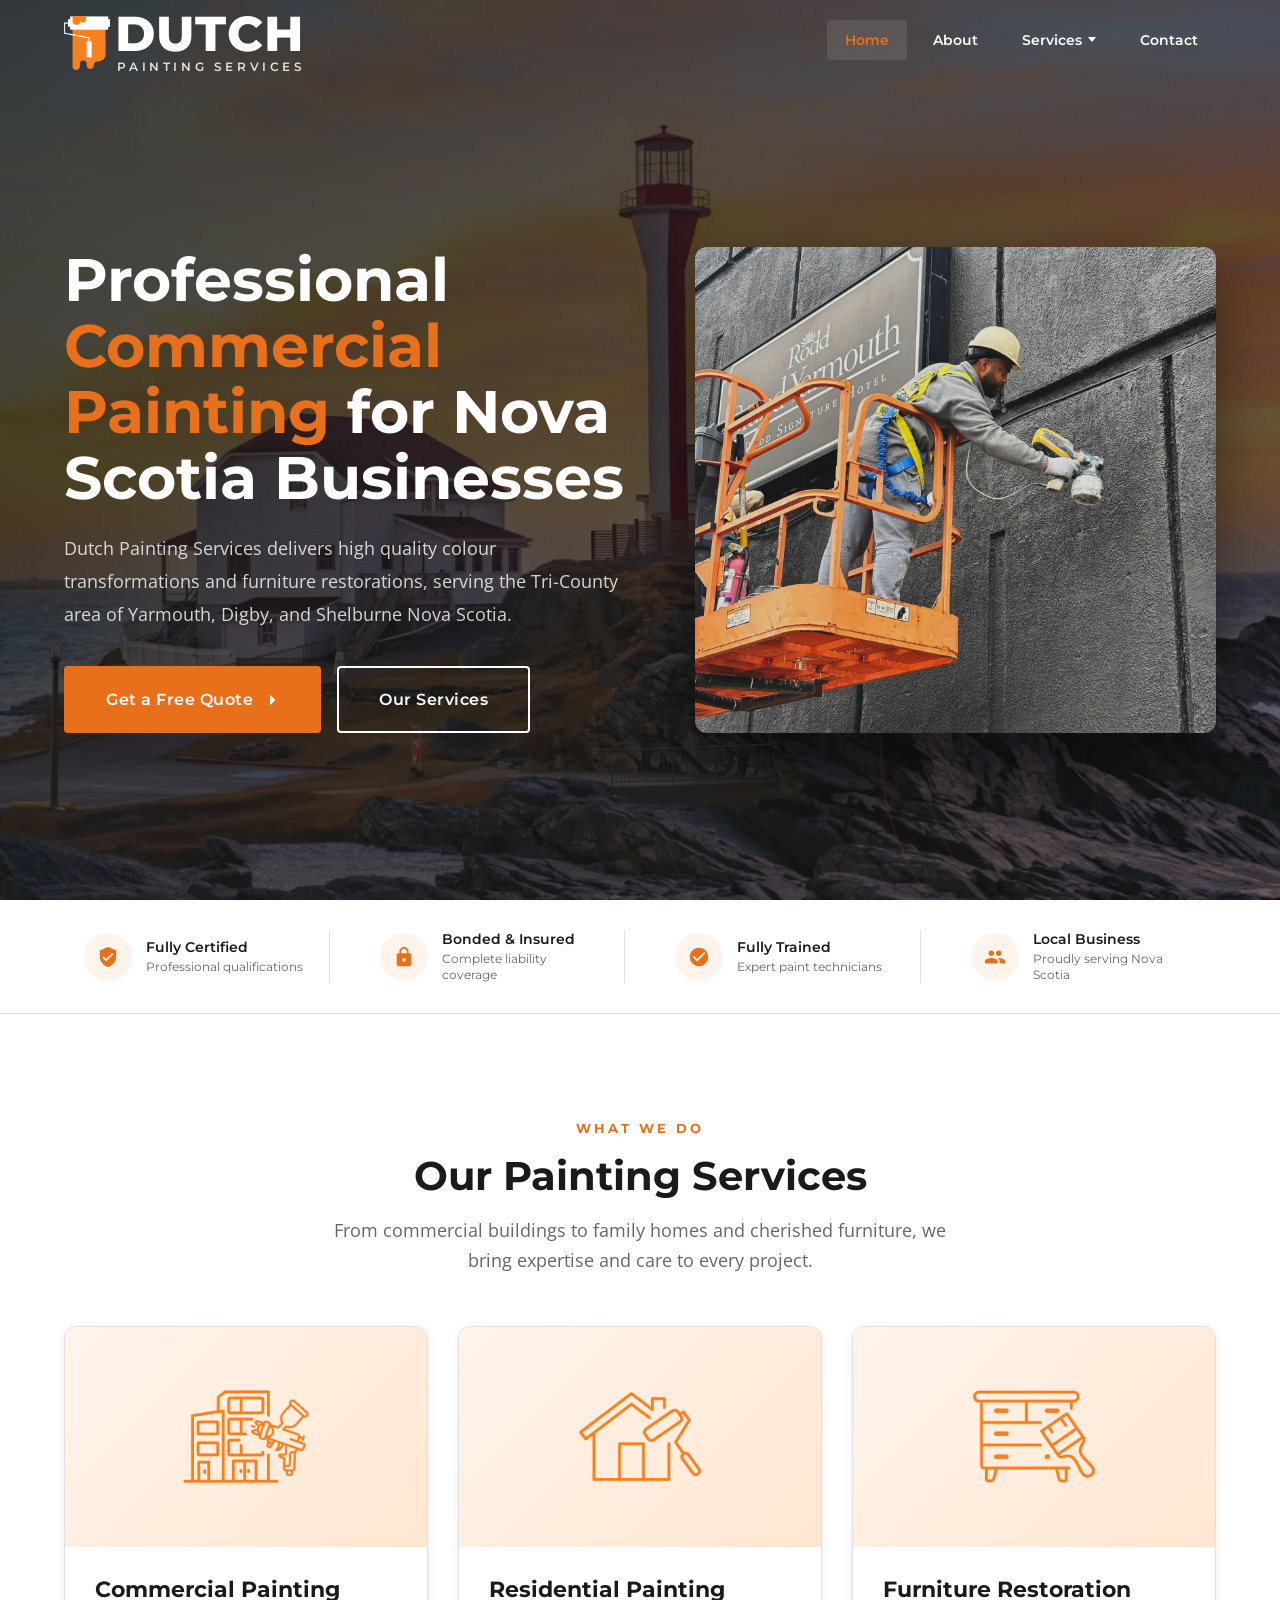
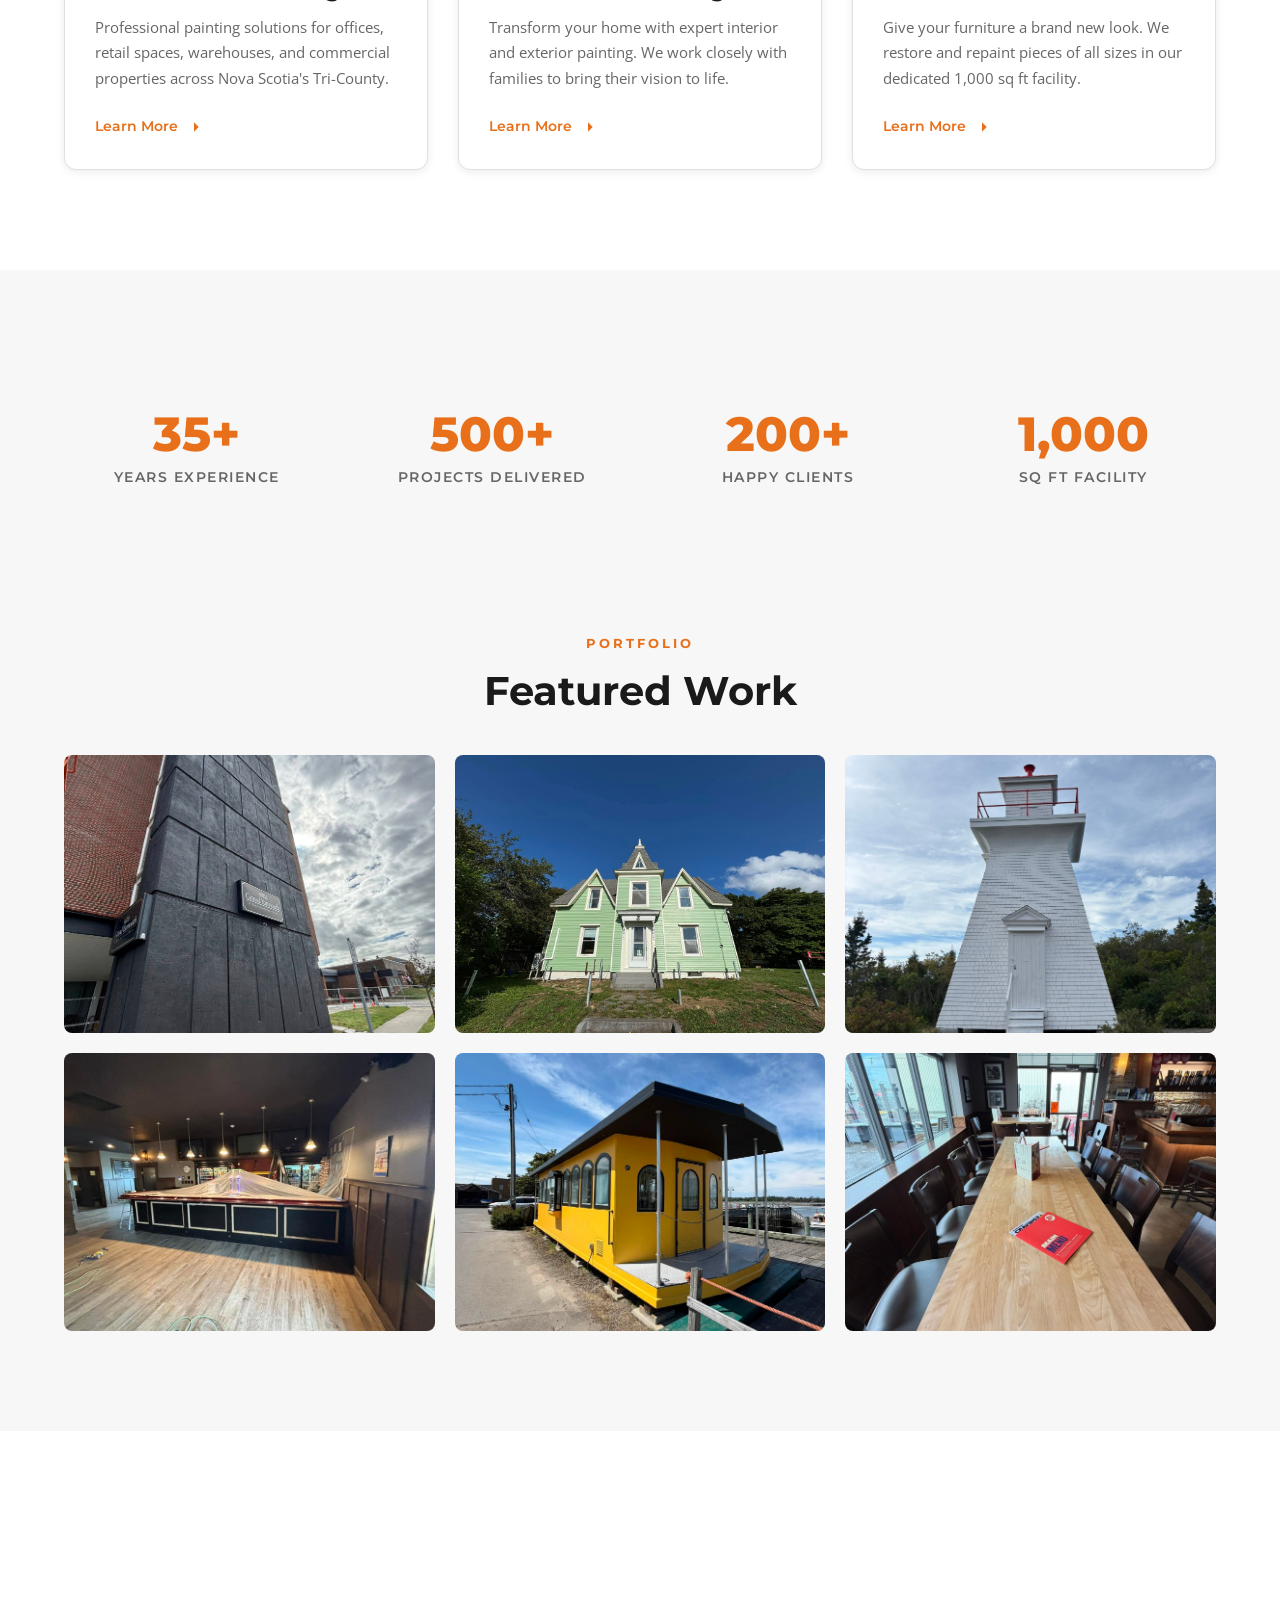
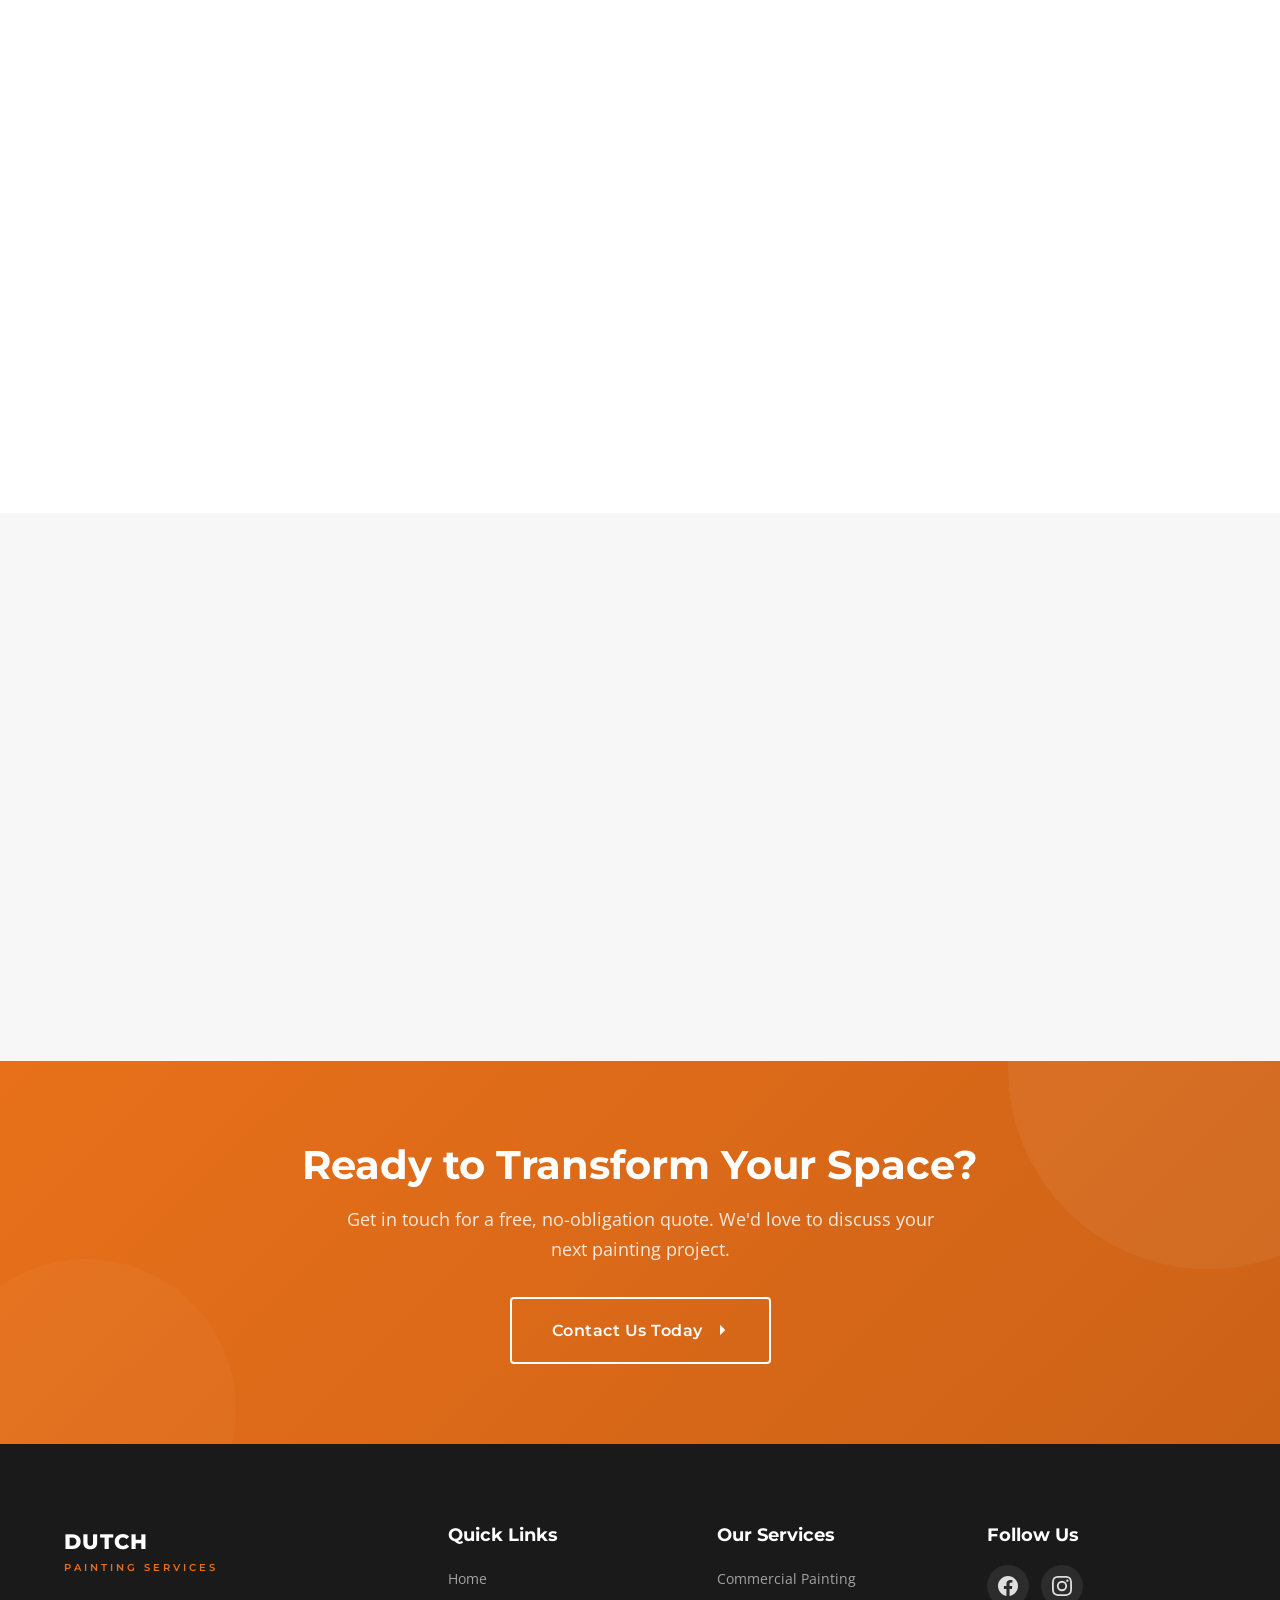
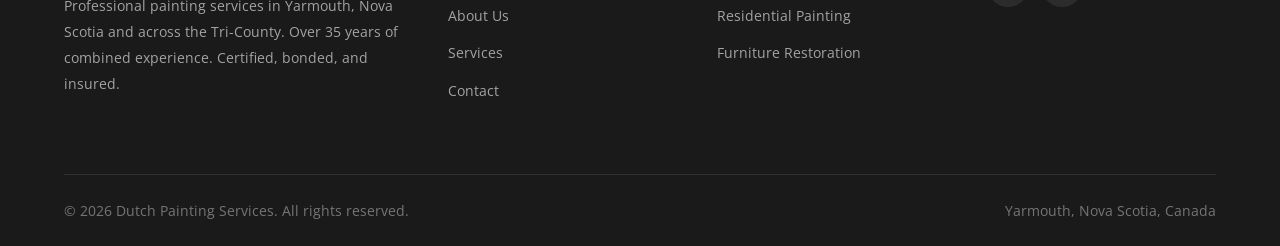
<file: index.html>
<!DOCTYPE html>
<html lang="en">
<head>
  <meta charset="UTF-8">
  <meta name="viewport" content="width=device-width, initial-scale=1.0">
  <meta name="theme-color" content="#1A1A1A">
  <title>Dutch Painting Services | Commercial &amp; Residential Painting in Yarmouth, Nova Scotia</title>
  <meta name="description" content="Professional commercial and residential painting services across Nova Scotia's Tri-County from Yarmouth to Halifax. Certified, bonded and insured with 35+ years of experience. Furniture restoration, interior and exterior painting.">
  <meta name="keywords" content="commercial painting Yarmouth, residential painting Nova Scotia, painting contractor Tri-County, professional painters Halifax, furniture restoration, interior painting, exterior painting">
  <meta name="robots" content="index, follow">
  <link rel="canonical" href="https://dutchpaintingservices.com/">

  <!-- Open Graph -->
  <meta property="og:title" content="Dutch Painting Services | Commercial &amp; Residential Painting in Yarmouth, NS">
  <meta property="og:description" content="Professional painting services across Nova Scotia's Tri-County. Certified, bonded and insured with 35+ years of experience.">
  <meta property="og:type" content="website">
  <meta property="og:url" content="https://dutchpaintingservices.com/">
  <meta property="og:locale" content="en_CA">

  <!-- Favicons & App Icons -->
  <link rel="icon" href="favicon.ico" sizes="any">
  <link rel="icon" type="image/png" sizes="16x16" href="images/favicon/favicon-16x16.png">
  <link rel="icon" type="image/png" sizes="32x32" href="images/favicon/favicon-32x32.png">
  <link rel="icon" type="image/png" sizes="48x48" href="images/favicon/favicon-48x48.png">
  <link rel="icon" type="image/png" sizes="96x96" href="images/favicon/favicon-96x96.png">
  <link rel="apple-touch-icon" sizes="180x180" href="apple-touch-icon.png">
  <link rel="manifest" href="site.webmanifest">
  <meta name="apple-mobile-web-app-title" content="Dutch Painting">
  <meta name="application-name" content="Dutch Painting Services">

  <!-- Fonts -->
  <link rel="preconnect" href="https://fonts.googleapis.com">
  <link rel="preconnect" href="https://fonts.gstatic.com" crossorigin>
  <link href="https://fonts.googleapis.com/css2?family=Montserrat:wght@400;500;600;700;800&family=Open+Sans:wght@400;500;600&display=swap" rel="stylesheet">

  <!-- Styles -->
  <link rel="stylesheet" href="css/styles.css?v=2">

  <!-- Schema.org LocalBusiness -->
  <script type="application/ld+json">
  {
    "@context": "https://schema.org",
    "@type": "LocalBusiness",
    "name": "Dutch Painting Services",
    "description": "Professional commercial and residential painting services in Yarmouth, Nova Scotia and across the Tri-County to Halifax.",
    "url": "https://dutchpaintingservices.com",
    "telephone": "+1-902-774-4971",
    "address": {
      "@type": "PostalAddress",
      "addressLocality": "Yarmouth",
      "addressRegion": "NS",
      "postalCode": "B5A",
      "addressCountry": "CA"
    },
    "geo": {
      "@type": "GeoCoordinates",
      "latitude": 43.8361,
      "longitude": -66.1174
    },
    "areaServed": [
      "Yarmouth", "Shelburne", "Barrington", "Liverpool",
      "Bridgewater", "Lunenburg", "Chester", "Halifax"
    ],
    "foundingDate": "2021",
    "priceRange": "$$",
    "serviceType": ["Commercial Painting", "Residential Painting", "Furniture Restoration"],
    "sameAs": [
      "https://www.facebook.com/dutchpaintingservices",
      "https://www.instagram.com/dutch.painting.services"
    ]
  }
  </script>
</head>
<body>

  <!-- ===== HEADER ===== -->
  <header class="site-header">
    <div class="container">
      <a href="./" class="logo">
        <img src="images/logo.png" alt="Dutch Painting Services logo" class="logo-mark">
        <span class="logo-text">
          <span class="logo-dutch">DUTCH</span>
          <span class="logo-painting">Painting Services</span>
        </span>
      </a>
      <nav class="main-nav" aria-label="Main navigation">
        <button class="mobile-nav-close" aria-label="Close menu">&times;</button>
        <ul>
          <li><a href="./" class="active">Home</a></li>
          <li><a href="about/">About</a></li>
          <li class="has-dropdown">
            <a href="services/">Services</a>
            <ul class="dropdown">
              <li><a href="services/residential/">Residential Painting</a></li>
              <li><a href="services/commercial/">Commercial Painting</a></li>
              <li><a href="services/furniture-restoration/">Furniture Restoration</a></li>
            </ul>
          </li>
          <li><a href="contact/">Contact</a></li>
        </ul>
      </nav>
      <button class="mobile-menu-toggle" aria-label="Toggle navigation menu">
        <span></span>
        <span></span>
        <span></span>
      </button>
    </div>
  </header>

  <div class="mobile-overlay"></div>

  <!-- ===== HERO ===== -->
  <section class="hero">
    <div class="hero-bg-image" role="img" aria-label="Cape Forchu lighthouse at sunset near Yarmouth, Nova Scotia"></div>
    <div class="hero-bg"></div>
    <div class="hero-decoration"></div>
    <div class="container">
      <div class="hero-grid">
        <div class="hero-content">
          <h1>Professional <span>Commercial Painting</span> for Nova Scotia Businesses</h1>
          <p class="hero-text">Dutch Painting Services delivers high quality colour transformations and furniture restorations, serving the Tri-County area of Yarmouth, Digby, and Shelburne Nova Scotia.</p>
          <div class="hero-buttons">
            <a href="contact/" class="btn btn-primary btn-lg">Get a Free Quote
              <svg viewBox="0 0 24 24"><path d="M5 12h14M12 5l7 7-7 7"/></svg>
            </a>
            <a href="services/" class="btn btn-secondary btn-lg">Our Services</a>
          </div>
        </div>
        <div class="hero-visual reveal-right">
          <img src="images/hero_image_commercial_painting.jpg" alt="Dutch Painting Services technician spray-painting a commercial building exterior in Yarmouth, Nova Scotia" class="hero-photo">
        </div>
      </div>
    </div>
  </section>

  <!-- ===== TRUST BAR ===== -->
  <section class="trust-bar">
    <div class="container">
      <div class="trust-bar-grid">
        <div class="trust-item">
          <div class="trust-icon">
            <svg viewBox="0 0 24 24"><path d="M12 1L3 5v6c0 5.55 3.84 10.74 9 12 5.16-1.26 9-6.45 9-12V5l-9-4zm-2 16l-4-4 1.41-1.41L10 14.17l6.59-6.59L18 9l-8 8z"/></svg>
          </div>
          <div class="trust-text">
            Fully Certified
            <small>Professional qualifications</small>
          </div>
        </div>
        <div class="trust-item">
          <div class="trust-icon">
            <svg viewBox="0 0 24 24"><path d="M18 8h-1V6c0-2.76-2.24-5-5-5S7 3.24 7 6v2H6c-1.1 0-2 .9-2 2v10c0 1.1.9 2 2 2h12c1.1 0 2-.9 2-2V10c0-1.1-.9-2-2-2zm-6 9c-1.1 0-2-.9-2-2s.9-2 2-2 2 .9 2 2-.9 2-2 2zm3.1-9H8.9V6c0-1.71 1.39-3.1 3.1-3.1 1.71 0 3.1 1.39 3.1 3.1v2z"/></svg>
          </div>
          <div class="trust-text">
            Bonded &amp; Insured
            <small>Complete liability coverage</small>
          </div>
        </div>
        <div class="trust-item">
          <div class="trust-icon">
            <svg viewBox="0 0 24 24"><path d="M12 2C6.48 2 2 6.48 2 12s4.48 10 10 10 10-4.48 10-10S17.52 2 12 2zm-2 15l-5-5 1.41-1.41L10 14.17l7.59-7.59L19 8l-9 9z"/></svg>
          </div>
          <div class="trust-text">
            Fully Trained
            <small>Expert paint technicians</small>
          </div>
        </div>
        <div class="trust-item">
          <div class="trust-icon">
            <svg viewBox="0 0 24 24"><path d="M16 11c1.66 0 2.99-1.34 2.99-3S17.66 5 16 5c-1.66 0-3 1.34-3 3s1.34 3 3 3zm-8 0c1.66 0 2.99-1.34 2.99-3S9.66 5 8 5C6.34 5 5 6.34 5 8s1.34 3 3 3zm0 2c-2.33 0-7 1.17-7 3.5V19h14v-2.5c0-2.33-4.67-3.5-7-3.5zm8 0c-.29 0-.62.02-.97.05 1.16.84 1.97 1.97 1.97 3.45V19h6v-2.5c0-2.33-4.67-3.5-7-3.5z"/></svg>
          </div>
          <div class="trust-text">
            Local Business
            <small>Proudly serving Nova Scotia</small>
          </div>
        </div>
      </div>
    </div>
  </section>

  <!-- ===== SERVICES OVERVIEW ===== -->
  <section class="section">
    <div class="container">
      <div class="text-center reveal">
        <span class="section-label">What We Do</span>
        <h2 class="section-title">Our Painting Services</h2>
        <p class="section-subtitle centered">From commercial buildings to family homes and cherished furniture, we bring expertise and care to every project.</p>
      </div>

      <div class="grid-3 reveal-stagger" style="margin-top: 50px;">
        <div class="service-card">
          <div class="service-card-image">
            <img src="images/Commercial_Icon.png" alt="Commercial painting icon" class="service-card-icon" loading="lazy">
          </div>
          <div class="service-card-content">
            <h3>Commercial Painting</h3>
            <p>Professional painting solutions for offices, retail spaces, warehouses, and commercial properties across Nova Scotia's Tri-County.</p>
            <a href="services/commercial/" class="service-card-link">
              Learn More
              <svg viewBox="0 0 24 24"><path d="M5 12h14M12 5l7 7-7 7"/></svg>
            </a>
          </div>
        </div>

        <div class="service-card">
          <div class="service-card-image">
            <img src="images/Residential_Icon.png" alt="Residential painting icon" class="service-card-icon" loading="lazy">
          </div>
          <div class="service-card-content">
            <h3>Residential Painting</h3>
            <p>Transform your home with expert interior and exterior painting. We work closely with families to bring their vision to life.</p>
            <a href="services/residential/" class="service-card-link">
              Learn More
              <svg viewBox="0 0 24 24"><path d="M5 12h14M12 5l7 7-7 7"/></svg>
            </a>
          </div>
        </div>

        <div class="service-card">
          <div class="service-card-image">
            <img src="images/Furniture_Icon.png" alt="Furniture restoration icon" class="service-card-icon" loading="lazy">
          </div>
          <div class="service-card-content">
            <h3>Furniture Restoration</h3>
            <p>Give your furniture a brand new look. We restore and repaint pieces of all sizes in our dedicated 1,000 sq ft facility.</p>
            <a href="services/furniture-restoration/" class="service-card-link">
              Learn More
              <svg viewBox="0 0 24 24"><path d="M5 12h14M12 5l7 7-7 7"/></svg>
            </a>
          </div>
        </div>
      </div>
    </div>
  </section>

  <!-- ===== STATS ===== -->
  <section class="section bg-light">
    <div class="container">
      <div class="stats-grid reveal-stagger">
        <div class="stat-item">
          <div class="stat-number">35+</div>
          <div class="stat-label">Years Experience</div>
        </div>
        <div class="stat-item">
          <div class="stat-number">500+</div>
          <div class="stat-label">Projects Delivered</div>
        </div>
        <div class="stat-item">
          <div class="stat-number">200+</div>
          <div class="stat-label">Happy Clients</div>
        </div>
        <div class="stat-item">
          <div class="stat-number">1,000</div>
          <div class="stat-label">Sq Ft Facility</div>
        </div>
      </div>
    </div>
  </section>

  <!-- ===== GALLERY GRID ===== -->
  <section class="section bg-light" style="padding-top: 0;">
    <div class="container">
      <div class="text-center reveal">
        <span class="section-label">Portfolio</span>
        <h2 class="section-title">Featured Work</h2>
      </div>

      <div class="gallery-grid reveal-stagger" style="margin-top: 40px;">
        <div class="gallery-item">
          <img src="images/Commercial/05-commercial-after.jpg" alt="Freshly painted multi-storey hotel tower exterior" loading="lazy">
          <div class="gallery-item-overlay">
            <h3>Hotel Tower Exterior</h3>
            <p>Commercial</p>
          </div>
        </div>
        <div class="gallery-item">
          <img src="images/Residential/02-residential-after.jpg" alt="Heritage home repainted in sage green with cream trim" loading="lazy">
          <div class="gallery-item-overlay">
            <h3>Heritage Home Exterior</h3>
            <p>Residential</p>
          </div>
        </div>
        <div class="gallery-item">
          <img src="images/Commercial/lighthouse-featured.jpg" alt="Restored white shingled heritage lighthouse with fresh red trim" loading="lazy">
          <div class="gallery-item-overlay">
            <h3>Lighthouse Restoration</h3>
            <p>Commercial</p>
          </div>
        </div>
        <div class="gallery-item">
          <img src="images/Commercial/01-commercial-after.jpg" alt="Lounge bar interior repainted with a bold dark finish" loading="lazy">
          <div class="gallery-item-overlay">
            <h3>Bar &amp; Lounge Interior</h3>
            <p>Commercial</p>
          </div>
        </div>
        <div class="gallery-item">
          <img src="images/Commercial/train-exterior-after.jpg" alt="Railcar-style waterfront building repainted in bold bright yellow" loading="lazy">
          <div class="gallery-item-overlay">
            <h3>Train Exterior Refresh</h3>
            <p>Commercial</p>
          </div>
        </div>
        <div class="gallery-item">
          <img src="images/Furniture%20Restoration/table-restoration-after.jpg" alt="Restaurant table refinished with a smooth natural wood finish" loading="lazy">
          <div class="gallery-item-overlay">
            <h3>Table Restoration</h3>
            <p>Furniture Restoration</p>
          </div>
        </div>
      </div>
    </div>
  </section>

  <!-- ===== TESTIMONIALS ===== -->
  <section class="section">
    <div class="container">
      <div class="text-center reveal">
        <span class="section-label">Testimonials</span>
        <h2 class="section-title">What Our Clients Say</h2>
      </div>

      <div class="testimonial-wrapper reveal" style="margin-top: 50px;">
        <button class="slider-arrow slider-prev" aria-label="Previous testimonial">&#10094;</button>
        <div class="testimonial-slider">
          <div class="testimonial-track">
            <div class="testimonial-slide">
              <div class="testimonial-card">
                <p class="testimonial-quote">We're delighted we went Dutch and recommend them without hesitation.</p>
                <p class="testimonial-author">Laura Hynes</p>
              </div>
            </div>
            <div class="testimonial-slide">
              <div class="testimonial-card">
                <p class="testimonial-quote">Friendly, professional staff who worked evenings to ensure our office could remain open during regular business hours. Their attention to detail was excellent, and they left the space clean and tidy each night. The finished result looks fantastic, and we've received wonderful feedback from our community.</p>
                <p class="testimonial-author">Amber Malone</p>
              </div>
            </div>
            <div class="testimonial-slide">
              <div class="testimonial-card">
                <p class="testimonial-quote">From Day One through completion, this company did a First Class job. Communicating clearly and solid work that will last! I highly recommend.</p>
                <p class="testimonial-author">Michael Clemente</p>
              </div>
            </div>
            <div class="testimonial-slide">
              <div class="testimonial-card">
                <p class="testimonial-quote">I was so pleased with Caleb and Stanrick's work, it is amazing how they transformed my spaces! They are both so kind and respectful. They were pleasant and were great to have around. Also amazing work at a high speed pace! Can't thank them enough!</p>
                <p class="testimonial-author">Shelley Smith</p>
              </div>
            </div>
            <div class="testimonial-slide">
              <div class="testimonial-card">
                <p class="testimonial-quote">Kris… I'm just leaving the church… I have no words… WOW!!!! Thank you. Thank you. A million times thank you!</p>
                <p class="testimonial-author">Jan Carrington</p>
              </div>
            </div>
          </div>
        </div>
        <button class="slider-arrow slider-next" aria-label="Next testimonial">&#10095;</button>
        <div class="slider-dots">
          <button class="slider-dot active" aria-label="Go to testimonial 1"></button>
          <button class="slider-dot" aria-label="Go to testimonial 2"></button>
          <button class="slider-dot" aria-label="Go to testimonial 3"></button>
          <button class="slider-dot" aria-label="Go to testimonial 4"></button>
          <button class="slider-dot" aria-label="Go to testimonial 5"></button>
        </div>
      </div>
    </div>
  </section>

  <!-- ===== CLIENTS ===== -->
  <section class="section bg-light">
    <div class="container">
      <div class="text-center reveal">
        <span class="section-label">Our Clients</span>
        <h2 class="section-title">Trusted by Businesses Across Nova Scotia</h2>
      </div>

      <div class="clients-grid reveal-stagger" style="margin-top: 40px;">
        <a href="https://www.facebook.com/MechanicalMayhem" target="_blank" rel="noopener noreferrer" class="client-logo">
          <img src="images/logos/Lexis_Logo.png" alt="Lexis Marine" loading="lazy">
        </a>
        <a href="https://www.roddvacations.com/rodd-grand-yarmouth" target="_blank" rel="noopener noreferrer" class="client-logo">
          <img src="images/logos/Rodd_Logo.png" alt="Rodd Grand Yarmouth" loading="lazy">
        </a>
        <a href="https://ruddersbrewpub.com/" target="_blank" rel="noopener noreferrer" class="client-logo">
          <img src="images/logos/Rudders_Logo.png" alt="Rudders Brew Pub" loading="lazy">
        </a>
      </div>
    </div>
  </section>

  <!-- ===== CTA BANNER ===== -->
  <section class="cta-banner">
    <div class="container">
      <h2>Ready to Transform Your Space?</h2>
      <p>Get in touch for a free, no-obligation quote. We'd love to discuss your next painting project.</p>
      <a href="contact/" class="btn btn-secondary btn-lg">Contact Us Today
        <svg viewBox="0 0 24 24"><path d="M5 12h14M12 5l7 7-7 7"/></svg>
      </a>
    </div>
  </section>

  <!-- ===== FOOTER ===== -->
  <footer class="site-footer">
    <div class="container">
      <div class="footer-grid">
        <div class="footer-col">
          <div class="footer-logo">
            <span class="logo-dutch">DUTCH</span>
            <span class="logo-painting">Painting Services</span>
          </div>
          <p>Professional painting services in Yarmouth, Nova Scotia and across the Tri-County. Over 35 years of combined experience. Certified, bonded, and insured.</p>
        </div>
        <div class="footer-col">
          <h3>Quick Links</h3>
          <ul>
            <li><a href="./">Home</a></li>
            <li><a href="about/">About Us</a></li>
            <li><a href="services/">Services</a></li>
            <li><a href="contact/">Contact</a></li>
          </ul>
        </div>
        <div class="footer-col">
          <h3>Our Services</h3>
          <ul>
            <li><a href="services/commercial/">Commercial Painting</a></li>
            <li><a href="services/residential/">Residential Painting</a></li>
            <li><a href="services/furniture-restoration/">Furniture Restoration</a></li>
          </ul>
        </div>
        <div class="footer-col">
          <h3>Follow Us</h3>
          <div class="footer-socials">
            <a href="https://www.facebook.com/dutchpaintingservices" class="social-link" aria-label="Dutch Painting Services on Facebook" target="_blank" rel="noopener">
              <svg viewBox="0 0 24 24" aria-hidden="true"><path d="M24 12.073c0-6.627-5.373-12-12-12S0 5.446 0 12.073c0 5.99 4.388 10.954 10.125 11.854v-8.385H7.078v-3.47h3.047V9.43c0-3.007 1.792-4.669 4.533-4.669 1.312 0 2.686.235 2.686.235v2.953H15.83c-1.491 0-1.956.925-1.956 1.874v2.25h3.328l-.532 3.47h-2.796v8.385C19.612 23.027 24 18.062 24 12.073z"/></svg>
            </a>
            <a href="https://www.instagram.com/dutch.painting.services" class="social-link" aria-label="Dutch Painting Services on Instagram" target="_blank" rel="noopener">
              <svg viewBox="0 0 24 24" aria-hidden="true"><path d="M12 2.163c3.204 0 3.584.012 4.85.07 3.252.148 4.771 1.691 4.919 4.919.058 1.265.069 1.645.069 4.849 0 3.205-.012 3.584-.069 4.849-.149 3.225-1.664 4.771-4.919 4.919-1.266.058-1.644.07-4.85.07-3.204 0-3.584-.012-4.849-.07-3.26-.149-4.771-1.699-4.919-4.92-.058-1.265-.07-1.644-.07-4.849 0-3.204.013-3.583.07-4.849.149-3.227 1.664-4.771 4.919-4.919 1.266-.057 1.645-.069 4.849-.069zM12 0C8.741 0 8.333.014 7.053.072 2.695.272.273 2.69.073 7.052.014 8.333 0 8.741 0 12c0 3.259.014 3.668.072 4.948.2 4.358 2.618 6.78 6.98 6.98C8.333 23.986 8.741 24 12 24c3.259 0 3.668-.014 4.948-.072 4.354-.2 6.782-2.618 6.979-6.98.059-1.28.073-1.689.073-4.948 0-3.259-.014-3.667-.072-4.947-.196-4.354-2.617-6.78-6.979-6.98C15.668.014 15.259 0 12 0zm0 5.838a6.162 6.162 0 100 12.324 6.162 6.162 0 000-12.324zM12 16a4 4 0 110-8 4 4 0 010 8zm6.406-11.845a1.44 1.44 0 100 2.881 1.44 1.44 0 000-2.881z"/></svg>
            </a>
          </div>
        </div>
      </div>
      <div class="footer-bottom">
        <p>&copy; 2026 Dutch Painting Services. All rights reserved.</p>
        <p>Yarmouth, Nova Scotia, Canada</p>
      </div>
    </div>
  </footer>

  <!-- Project Modal -->
  <div class="project-modal" id="projectModal">
    <div class="project-modal-overlay"></div>
    <div class="project-modal-content">
      <button class="modal-close" aria-label="Close modal">&times;</button>
      <div class="modal-image-area">
        <span class="gallery-placeholder">Project Photo</span>
      </div>
      <div class="modal-info">
        <h3>Project Title</h3>
        <p class="modal-location"></p>
        <p class="modal-desc"></p>
        <div class="project-tags"></div>
      </div>
    </div>
  </div>

  <script src="js/main.js"></script>
</body>
</html>
</file>
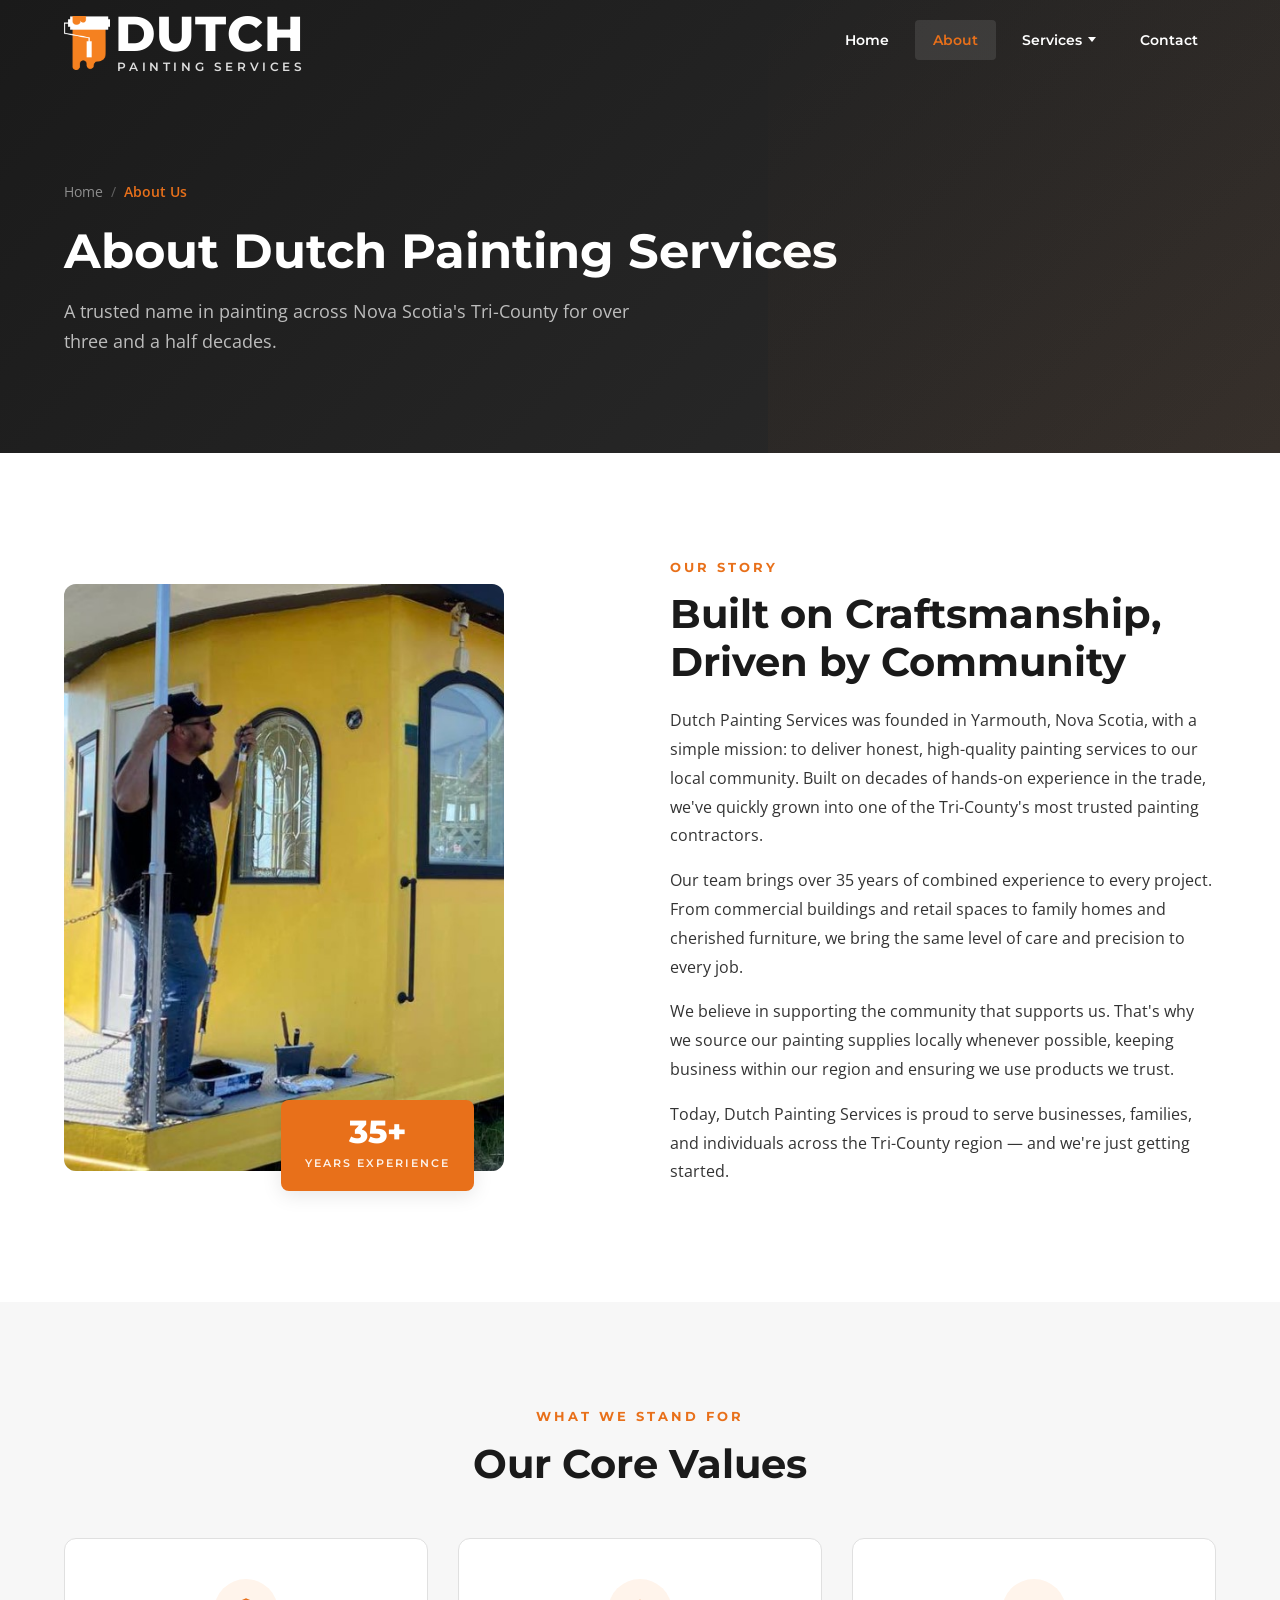
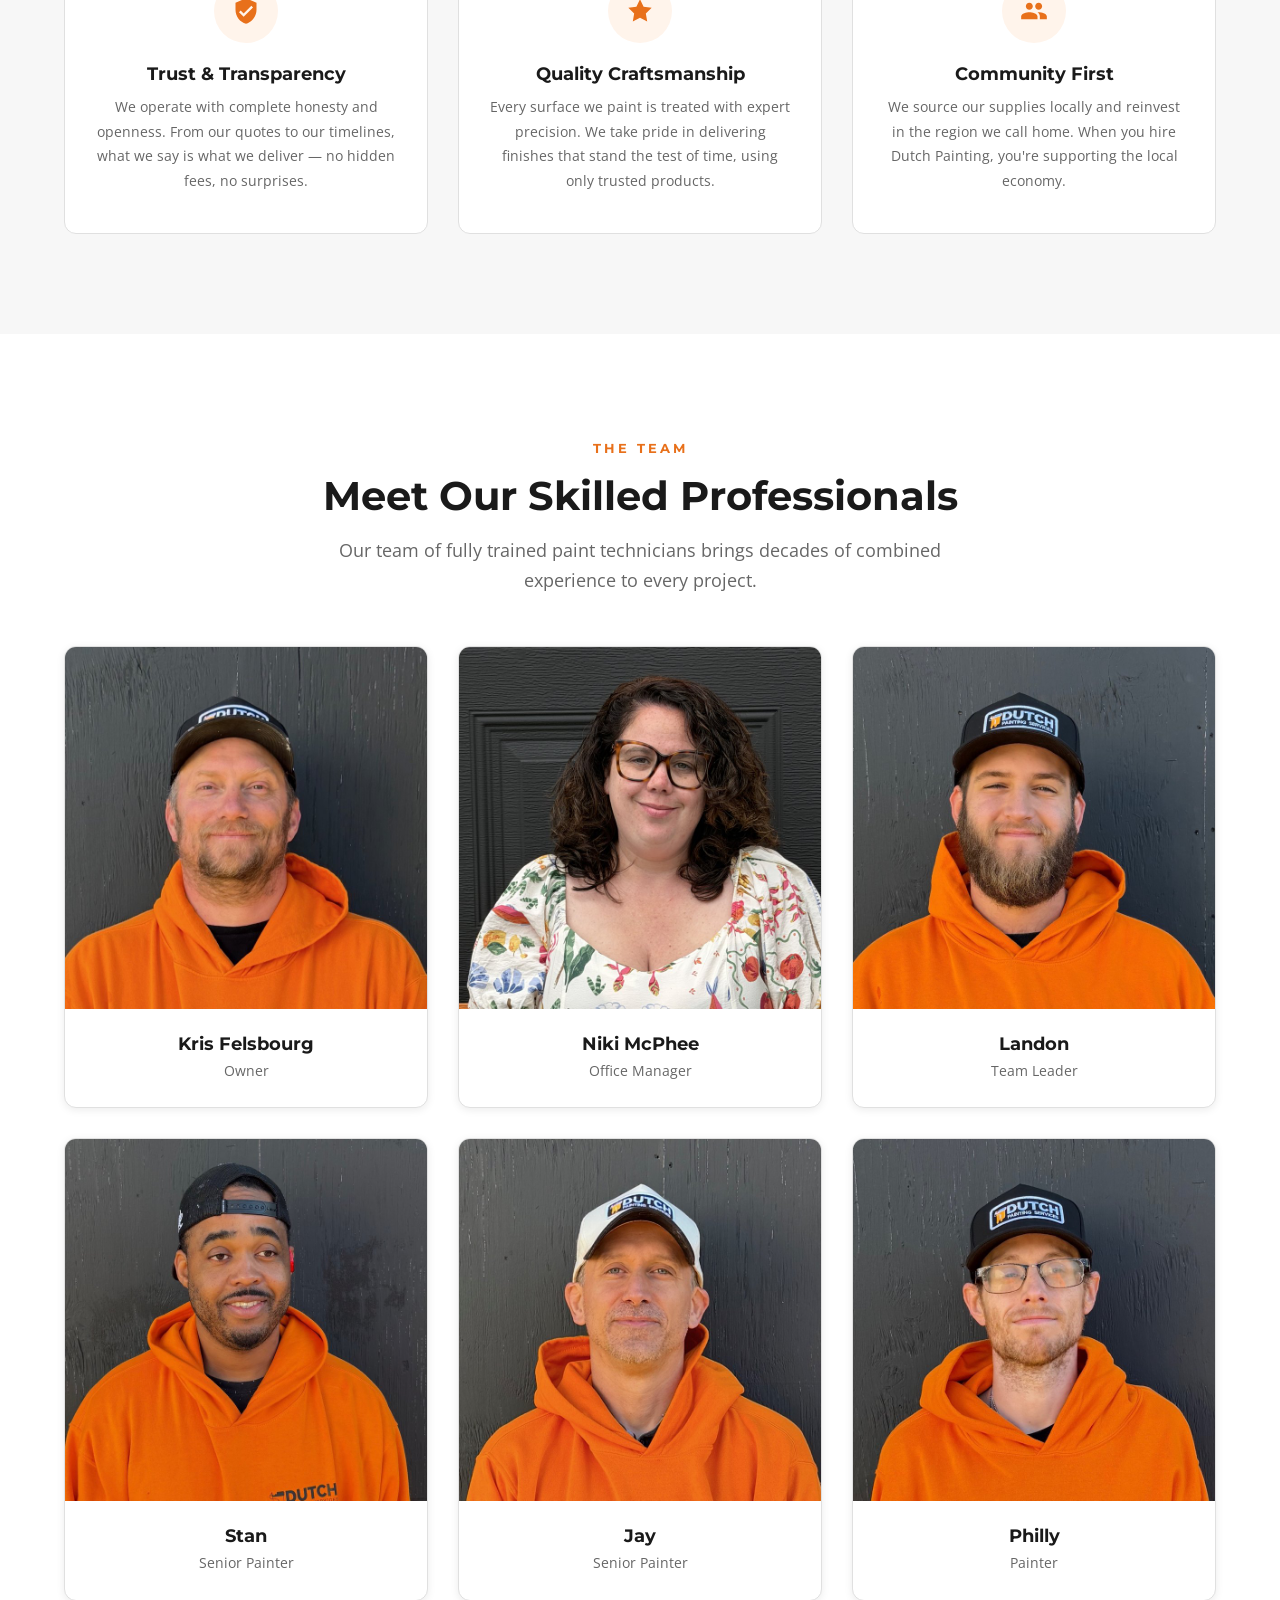
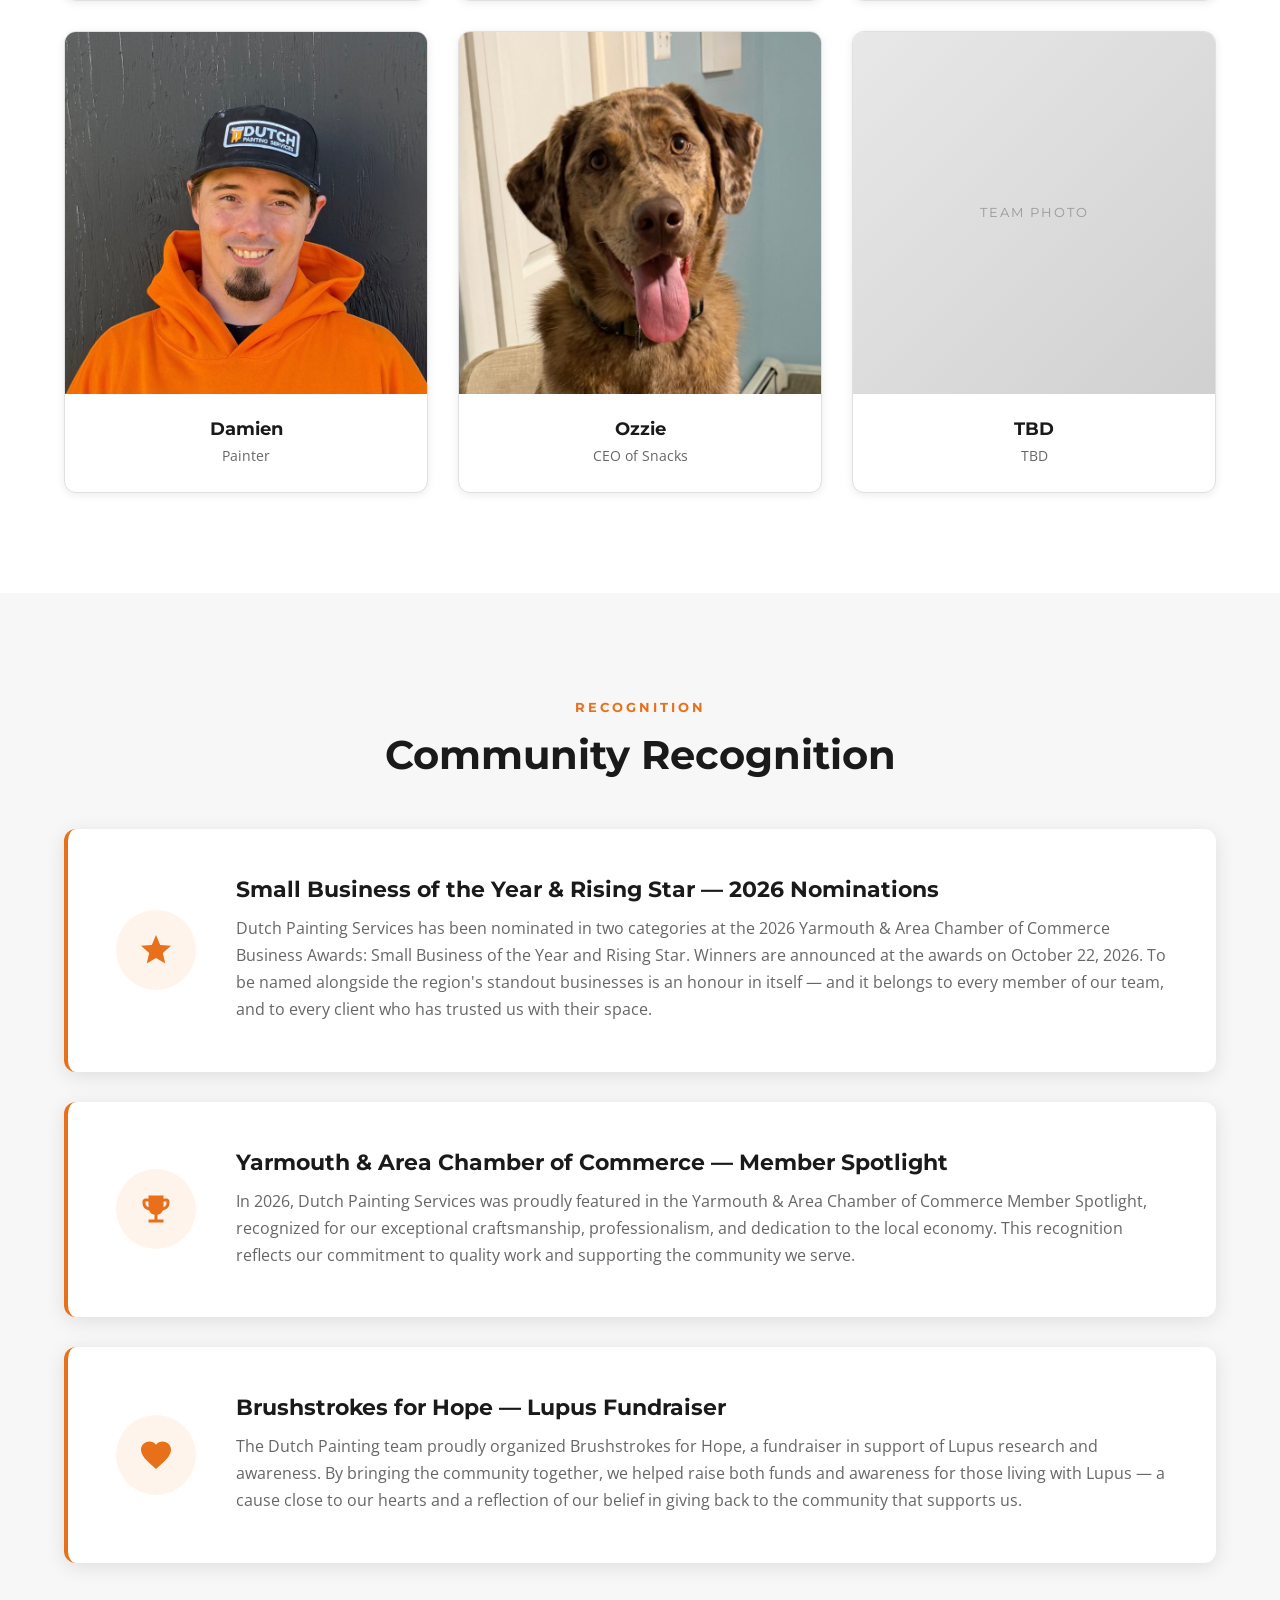
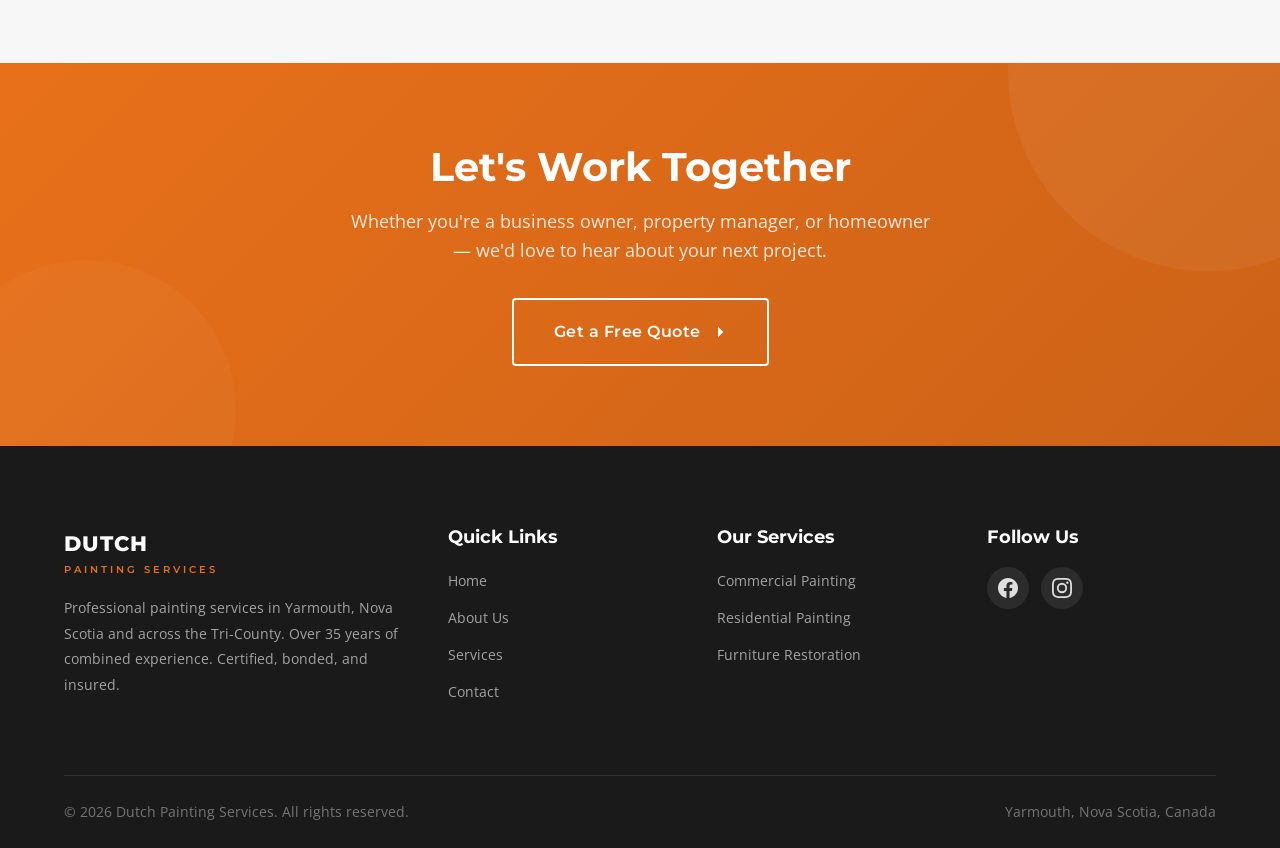
<file: about/index.html>
<!DOCTYPE html>
<html lang="en">
<head>
  <meta charset="UTF-8">
  <meta name="viewport" content="width=device-width, initial-scale=1.0">
  <meta name="theme-color" content="#1A1A1A">
  <title>About Us | Dutch Painting Services — Yarmouth, Nova Scotia</title>
  <meta name="description" content="Learn about Dutch Painting Services — a local painting business based in Yarmouth, Nova Scotia. Our team brings over 35 years of combined experience. Certified, bonded, and insured.">
  <meta name="keywords" content="about Dutch Painting Services, Yarmouth painters, painting company Nova Scotia, Tri-County painting contractor, experienced painters">
  <meta name="robots" content="index, follow">
  <link rel="canonical" href="https://dutchpaintingservices.com/about/">

  <!-- Open Graph -->
  <meta property="og:title" content="About Dutch Painting Services — 35+ Years of Expertise">
  <meta property="og:description" content="A local painting business based in Yarmouth, NS. Our team brings 35+ years of experience to every project.">
  <meta property="og:type" content="website">
  <meta property="og:url" content="https://dutchpaintingservices.com/about/">
  <meta property="og:locale" content="en_CA">

  <!-- Favicons & App Icons -->
  <link rel="icon" href="../favicon.ico" sizes="any">
  <link rel="icon" type="image/png" sizes="16x16" href="../images/favicon/favicon-16x16.png">
  <link rel="icon" type="image/png" sizes="32x32" href="../images/favicon/favicon-32x32.png">
  <link rel="icon" type="image/png" sizes="48x48" href="../images/favicon/favicon-48x48.png">
  <link rel="icon" type="image/png" sizes="96x96" href="../images/favicon/favicon-96x96.png">
  <link rel="apple-touch-icon" sizes="180x180" href="../apple-touch-icon.png">
  <link rel="manifest" href="../site.webmanifest">
  <meta name="apple-mobile-web-app-title" content="Dutch Painting">
  <meta name="application-name" content="Dutch Painting Services">

  <!-- Fonts -->
  <link rel="preconnect" href="https://fonts.googleapis.com">
  <link rel="preconnect" href="https://fonts.gstatic.com" crossorigin>
  <link href="https://fonts.googleapis.com/css2?family=Montserrat:wght@400;500;600;700;800&family=Open+Sans:wght@400;500;600&display=swap" rel="stylesheet">

  <!-- Styles -->
  <link rel="stylesheet" href="../css/styles.css?v=2">
</head>
<body>

  <!-- ===== HEADER ===== -->
  <header class="site-header">
    <div class="container">
      <a href="../" class="logo">
        <img src="../images/logo.png" alt="Dutch Painting Services logo" class="logo-mark">
        <span class="logo-text">
          <span class="logo-dutch">DUTCH</span>
          <span class="logo-painting">Painting Services</span>
        </span>
      </a>
      <nav class="main-nav" aria-label="Main navigation">
        <button class="mobile-nav-close" aria-label="Close menu">&times;</button>
        <ul>
          <li><a href="../">Home</a></li>
          <li><a href="../about/" class="active">About</a></li>
          <li class="has-dropdown">
            <a href="../services/">Services</a>
            <ul class="dropdown">
              <li><a href="../services/residential/">Residential Painting</a></li>
              <li><a href="../services/commercial/">Commercial Painting</a></li>
              <li><a href="../services/furniture-restoration/">Furniture Restoration</a></li>
            </ul>
          </li>
          <li><a href="../contact/">Contact</a></li>
        </ul>
      </nav>
      <button class="mobile-menu-toggle" aria-label="Toggle navigation menu">
        <span></span>
        <span></span>
        <span></span>
      </button>
    </div>
  </header>

  <div class="mobile-overlay"></div>

  <!-- ===== PAGE HERO ===== -->
  <section class="page-hero">
    <div class="container">
      <div class="breadcrumb">
        <a href="../">Home</a>
        <span>/</span>
        <span class="current">About Us</span>
      </div>
      <h1>About Dutch Painting Services</h1>
      <p>A trusted name in painting across Nova Scotia's Tri-County for over three and a half decades.</p>
    </div>
  </section>

  <!-- ===== OUR STORY ===== -->
  <section class="section">
    <div class="container">
      <div class="story-content">
        <div class="story-image reveal-left">
          <img src="../images/founder.jpg" alt="Dutch Painting Services founder painting a coastal building in Yarmouth, Nova Scotia" class="story-photo">
          <div class="year-badge">
            <span class="year-number">35+</span>
            <span class="year-text">Years Experience</span>
          </div>
        </div>
        <div class="story-text reveal-right">
          <span class="section-label">Our Story</span>
          <h2>Built on Craftsmanship, Driven by Community</h2>
          <p>Dutch Painting Services was founded in Yarmouth, Nova Scotia, with a simple mission: to deliver honest, high-quality painting services to our local community. Built on decades of hands-on experience in the trade, we've quickly grown into one of the Tri-County's most trusted painting contractors.</p>
          <p>Our team brings over 35 years of combined experience to every project. From commercial buildings and retail spaces to family homes and cherished furniture, we bring the same level of care and precision to every job.</p>
          <p>We believe in supporting the community that supports us. That's why we source our painting supplies locally whenever possible, keeping business within our region and ensuring we use products we trust.</p>
          <p>Today, Dutch Painting Services is proud to serve businesses, families, and individuals across the Tri-County region — and we're just getting started.</p>
        </div>
      </div>
    </div>
  </section>

  <!-- ===== OUR VALUES ===== -->
  <section class="section bg-light">
    <div class="container">
      <div class="text-center reveal">
        <span class="section-label">What We Stand For</span>
        <h2 class="section-title">Our Core Values</h2>
      </div>

      <div class="values-grid reveal-stagger" style="margin-top: 50px;">
        <div class="value-card">
          <div class="value-icon">
            <svg viewBox="0 0 24 24"><path d="M12 1L3 5v6c0 5.55 3.84 10.74 9 12 5.16-1.26 9-6.45 9-12V5l-9-4zm-2 16l-4-4 1.41-1.41L10 14.17l6.59-6.59L18 9l-8 8z"/></svg>
          </div>
          <h3>Trust &amp; Transparency</h3>
          <p>We operate with complete honesty and openness. From our quotes to our timelines, what we say is what we deliver — no hidden fees, no surprises.</p>
        </div>
        <div class="value-card">
          <div class="value-icon">
            <svg viewBox="0 0 24 24"><path d="M12 2L15.09 8.26L22 9.27L17 14.14L18.18 21.02L12 17.77L5.82 21.02L7 14.14L2 9.27L8.91 8.26L12 2Z"/></svg>
          </div>
          <h3>Quality Craftsmanship</h3>
          <p>Every surface we paint is treated with expert precision. We take pride in delivering finishes that stand the test of time, using only trusted products.</p>
        </div>
        <div class="value-card">
          <div class="value-icon">
            <svg viewBox="0 0 24 24"><path d="M16 11c1.66 0 2.99-1.34 2.99-3S17.66 5 16 5c-1.66 0-3 1.34-3 3s1.34 3 3 3zm-8 0c1.66 0 2.99-1.34 2.99-3S9.66 5 8 5C6.34 5 5 6.34 5 8s1.34 3 3 3zm0 2c-2.33 0-7 1.17-7 3.5V19h14v-2.5c0-2.33-4.67-3.5-7-3.5zm8 0c-.29 0-.62.02-.97.05 1.16.84 1.97 1.97 1.97 3.45V19h6v-2.5c0-2.33-4.67-3.5-7-3.5z"/></svg>
          </div>
          <h3>Community First</h3>
          <p>We source our supplies locally and reinvest in the region we call home. When you hire Dutch Painting, you're supporting the local economy.</p>
        </div>
      </div>
    </div>
  </section>

  <!-- ===== OUR TEAM ===== -->
  <section class="section">
    <div class="container">
      <div class="text-center reveal">
        <span class="section-label">The Team</span>
        <h2 class="section-title">Meet Our Skilled Professionals</h2>
        <p class="section-subtitle centered">Our team of fully trained paint technicians brings decades of combined experience to every project.</p>
      </div>

      <div class="team-grid reveal-stagger" style="margin-top: 50px;">
        <div class="team-card">
          <div class="team-photo">
            <img src="../images/team/kris.jpg" alt="Kris Felsbourg, Owner at Dutch Painting Services" width="800" height="800" loading="lazy">
          </div>
          <div class="team-card-info">
            <h3>Kris Felsbourg</h3>
            <p>Owner</p>
          </div>
        </div>
        <div class="team-card">
          <div class="team-photo">
            <img src="../images/team/niki.jpg" alt="Niki McPhee, Office Manager at Dutch Painting Services" width="800" height="800" loading="lazy">
          </div>
          <div class="team-card-info">
            <h3>Niki McPhee</h3>
            <p>Office Manager</p>
          </div>
        </div>
        <div class="team-card">
          <div class="team-photo">
            <img src="../images/team/landon.jpg" alt="Landon, Team Leader at Dutch Painting Services" width="800" height="800" loading="lazy">
          </div>
          <div class="team-card-info">
            <h3>Landon</h3>
            <p>Team Leader</p>
          </div>
        </div>
        <div class="team-card">
          <div class="team-photo">
            <img src="../images/team/stan.jpg" alt="Stan, Senior Painter at Dutch Painting Services" width="800" height="800" loading="lazy">
          </div>
          <div class="team-card-info">
            <h3>Stan</h3>
            <p>Senior Painter</p>
          </div>
        </div>
        <div class="team-card">
          <div class="team-photo">
            <img src="../images/team/jay.jpg" alt="Jay, Senior Painter at Dutch Painting Services" width="800" height="800" loading="lazy">
          </div>
          <div class="team-card-info">
            <h3>Jay</h3>
            <p>Senior Painter</p>
          </div>
        </div>
        <div class="team-card">
          <div class="team-photo">
            <img src="../images/team/philly.jpg" alt="Philly, Painter at Dutch Painting Services" width="800" height="800" loading="lazy">
          </div>
          <div class="team-card-info">
            <h3>Philly</h3>
            <p>Painter</p>
          </div>
        </div>
        <div class="team-card">
          <div class="team-photo">
            <img src="../images/team/damien.jpg" alt="Damien, Painter at Dutch Painting Services" width="800" height="800" loading="lazy">
          </div>
          <div class="team-card-info">
            <h3>Damien</h3>
            <p>Painter</p>
          </div>
        </div>
        <div class="team-card">
          <div class="team-photo">
            <img src="../images/team/ozzie.jpg" alt="Ozzie, the Dutch Painting Services dog and CEO of Snacks" width="800" height="800" loading="lazy">
          </div>
          <div class="team-card-info">
            <h3>Ozzie</h3>
            <p>CEO of Snacks</p>
          </div>
        </div>
        <div class="team-card">
          <div class="team-photo">
            <span class="placeholder-text">Team Photo</span>
          </div>
          <div class="team-card-info">
            <h3>TBD</h3>
            <p>TBD</p>
          </div>
        </div>
      </div>
    </div>
  </section>

  <!-- ===== RECOGNITION ===== -->
  <section class="section bg-light">
    <div class="container">
      <div class="text-center reveal">
        <span class="section-label">Recognition</span>
        <h2 class="section-title">Community Recognition</h2>
      </div>

      <div class="recognition-card reveal" style="margin-top: 50px;">
        <div class="recognition-icon">
          <svg viewBox="0 0 24 24"><path d="M12 17.27L18.18 21l-1.64-7.03L22 9.24l-7.19-.61L12 2 9.19 8.63 2 9.24l5.46 4.73L5.82 21z"/></svg>
        </div>
        <div class="recognition-content">
          <h3>Small Business of the Year &amp; Rising Star — 2026 Nominations</h3>
          <p>Dutch Painting Services has been nominated in two categories at the 2026 Yarmouth &amp; Area Chamber of Commerce Business Awards: Small Business of the Year and Rising Star. Winners are announced at the awards on October 22, 2026. To be named alongside the region's standout businesses is an honour in itself — and it belongs to every member of our team, and to every client who has trusted us with their space.</p>
        </div>
      </div>

      <div class="recognition-card reveal" style="margin-top: 30px;">
        <div class="recognition-icon">
          <svg viewBox="0 0 24 24"><path d="M19 5h-2V3H7v2H5c-1.1 0-2 .9-2 2v1c0 2.55 1.92 4.63 4.39 4.94.63 1.5 1.98 2.63 3.61 2.96V19H7v2h10v-2h-4v-3.1c1.63-.33 2.98-1.46 3.61-2.96C19.08 12.63 21 10.55 21 8V7c0-1.1-.9-2-2-2zM5 8V7h2v3.82C5.84 10.4 5 9.3 5 8zm14 0c0 1.3-.84 2.4-2 2.82V7h2v1z"/></svg>
        </div>
        <div class="recognition-content">
          <h3>Yarmouth &amp; Area Chamber of Commerce — Member Spotlight</h3>
          <p>In 2026, Dutch Painting Services was proudly featured in the Yarmouth &amp; Area Chamber of Commerce Member Spotlight, recognized for our exceptional craftsmanship, professionalism, and dedication to the local economy. This recognition reflects our commitment to quality work and supporting the community we serve.</p>
        </div>
      </div>

      <div class="recognition-card reveal" style="margin-top: 30px;">
        <div class="recognition-icon">
          <svg viewBox="0 0 24 24"><path d="M12 21.35l-1.45-1.32C5.4 15.36 2 12.28 2 8.5 2 5.42 4.42 3 7.5 3c1.74 0 3.41.81 4.5 2.09C13.09 3.81 14.76 3 16.5 3 19.58 3 22 5.42 22 8.5c0 3.78-3.4 6.86-8.55 11.54L12 21.35z"/></svg>
        </div>
        <div class="recognition-content">
          <h3>Brushstrokes for Hope — Lupus Fundraiser</h3>
          <p>The Dutch Painting team proudly organized Brushstrokes for Hope, a fundraiser in support of Lupus research and awareness. By bringing the community together, we helped raise both funds and awareness for those living with Lupus — a cause close to our hearts and a reflection of our belief in giving back to the community that supports us.</p>
        </div>
      </div>
    </div>
  </section>

  <!-- ===== CTA BANNER ===== -->
  <section class="cta-banner">
    <div class="container">
      <h2>Let's Work Together</h2>
      <p>Whether you're a business owner, property manager, or homeowner — we'd love to hear about your next project.</p>
      <a href="../contact/" class="btn btn-secondary btn-lg">Get a Free Quote
        <svg viewBox="0 0 24 24"><path d="M5 12h14M12 5l7 7-7 7"/></svg>
      </a>
    </div>
  </section>

  <!-- ===== FOOTER ===== -->
  <footer class="site-footer">
    <div class="container">
      <div class="footer-grid">
        <div class="footer-col">
          <div class="footer-logo">
            <span class="logo-dutch">DUTCH</span>
            <span class="logo-painting">Painting Services</span>
          </div>
          <p>Professional painting services in Yarmouth, Nova Scotia and across the Tri-County. Over 35 years of combined experience. Certified, bonded, and insured.</p>
        </div>
        <div class="footer-col">
          <h3>Quick Links</h3>
          <ul>
            <li><a href="../">Home</a></li>
            <li><a href="../about/">About Us</a></li>
            <li><a href="../services/">Services</a></li>
            <li><a href="../contact/">Contact</a></li>
          </ul>
        </div>
        <div class="footer-col">
          <h3>Our Services</h3>
          <ul>
            <li><a href="../services/commercial/">Commercial Painting</a></li>
            <li><a href="../services/residential/">Residential Painting</a></li>
            <li><a href="../services/furniture-restoration/">Furniture Restoration</a></li>
          </ul>
        </div>
        <div class="footer-col">
          <h3>Follow Us</h3>
          <div class="footer-socials">
            <a href="https://www.facebook.com/dutchpaintingservices" class="social-link" aria-label="Dutch Painting Services on Facebook" target="_blank" rel="noopener">
              <svg viewBox="0 0 24 24" aria-hidden="true"><path d="M24 12.073c0-6.627-5.373-12-12-12S0 5.446 0 12.073c0 5.99 4.388 10.954 10.125 11.854v-8.385H7.078v-3.47h3.047V9.43c0-3.007 1.792-4.669 4.533-4.669 1.312 0 2.686.235 2.686.235v2.953H15.83c-1.491 0-1.956.925-1.956 1.874v2.25h3.328l-.532 3.47h-2.796v8.385C19.612 23.027 24 18.062 24 12.073z"/></svg>
            </a>
            <a href="https://www.instagram.com/dutch.painting.services" class="social-link" aria-label="Dutch Painting Services on Instagram" target="_blank" rel="noopener">
              <svg viewBox="0 0 24 24" aria-hidden="true"><path d="M12 2.163c3.204 0 3.584.012 4.85.07 3.252.148 4.771 1.691 4.919 4.919.058 1.265.069 1.645.069 4.849 0 3.205-.012 3.584-.069 4.849-.149 3.225-1.664 4.771-4.919 4.919-1.266.058-1.644.07-4.85.07-3.204 0-3.584-.012-4.849-.07-3.26-.149-4.771-1.699-4.919-4.92-.058-1.265-.07-1.644-.07-4.849 0-3.204.013-3.583.07-4.849.149-3.227 1.664-4.771 4.919-4.919 1.266-.057 1.645-.069 4.849-.069zM12 0C8.741 0 8.333.014 7.053.072 2.695.272.273 2.69.073 7.052.014 8.333 0 8.741 0 12c0 3.259.014 3.668.072 4.948.2 4.358 2.618 6.78 6.98 6.98C8.333 23.986 8.741 24 12 24c3.259 0 3.668-.014 4.948-.072 4.354-.2 6.782-2.618 6.979-6.98.059-1.28.073-1.689.073-4.948 0-3.259-.014-3.667-.072-4.947-.196-4.354-2.617-6.78-6.979-6.98C15.668.014 15.259 0 12 0zm0 5.838a6.162 6.162 0 100 12.324 6.162 6.162 0 000-12.324zM12 16a4 4 0 110-8 4 4 0 010 8zm6.406-11.845a1.44 1.44 0 100 2.881 1.44 1.44 0 000-2.881z"/></svg>
            </a>
          </div>
        </div>
      </div>
      <div class="footer-bottom">
        <p>&copy; 2026 Dutch Painting Services. All rights reserved.</p>
        <p>Yarmouth, Nova Scotia, Canada</p>
      </div>
    </div>
  </footer>

  <script src="../js/main.js"></script>
</body>
</html>
</file>
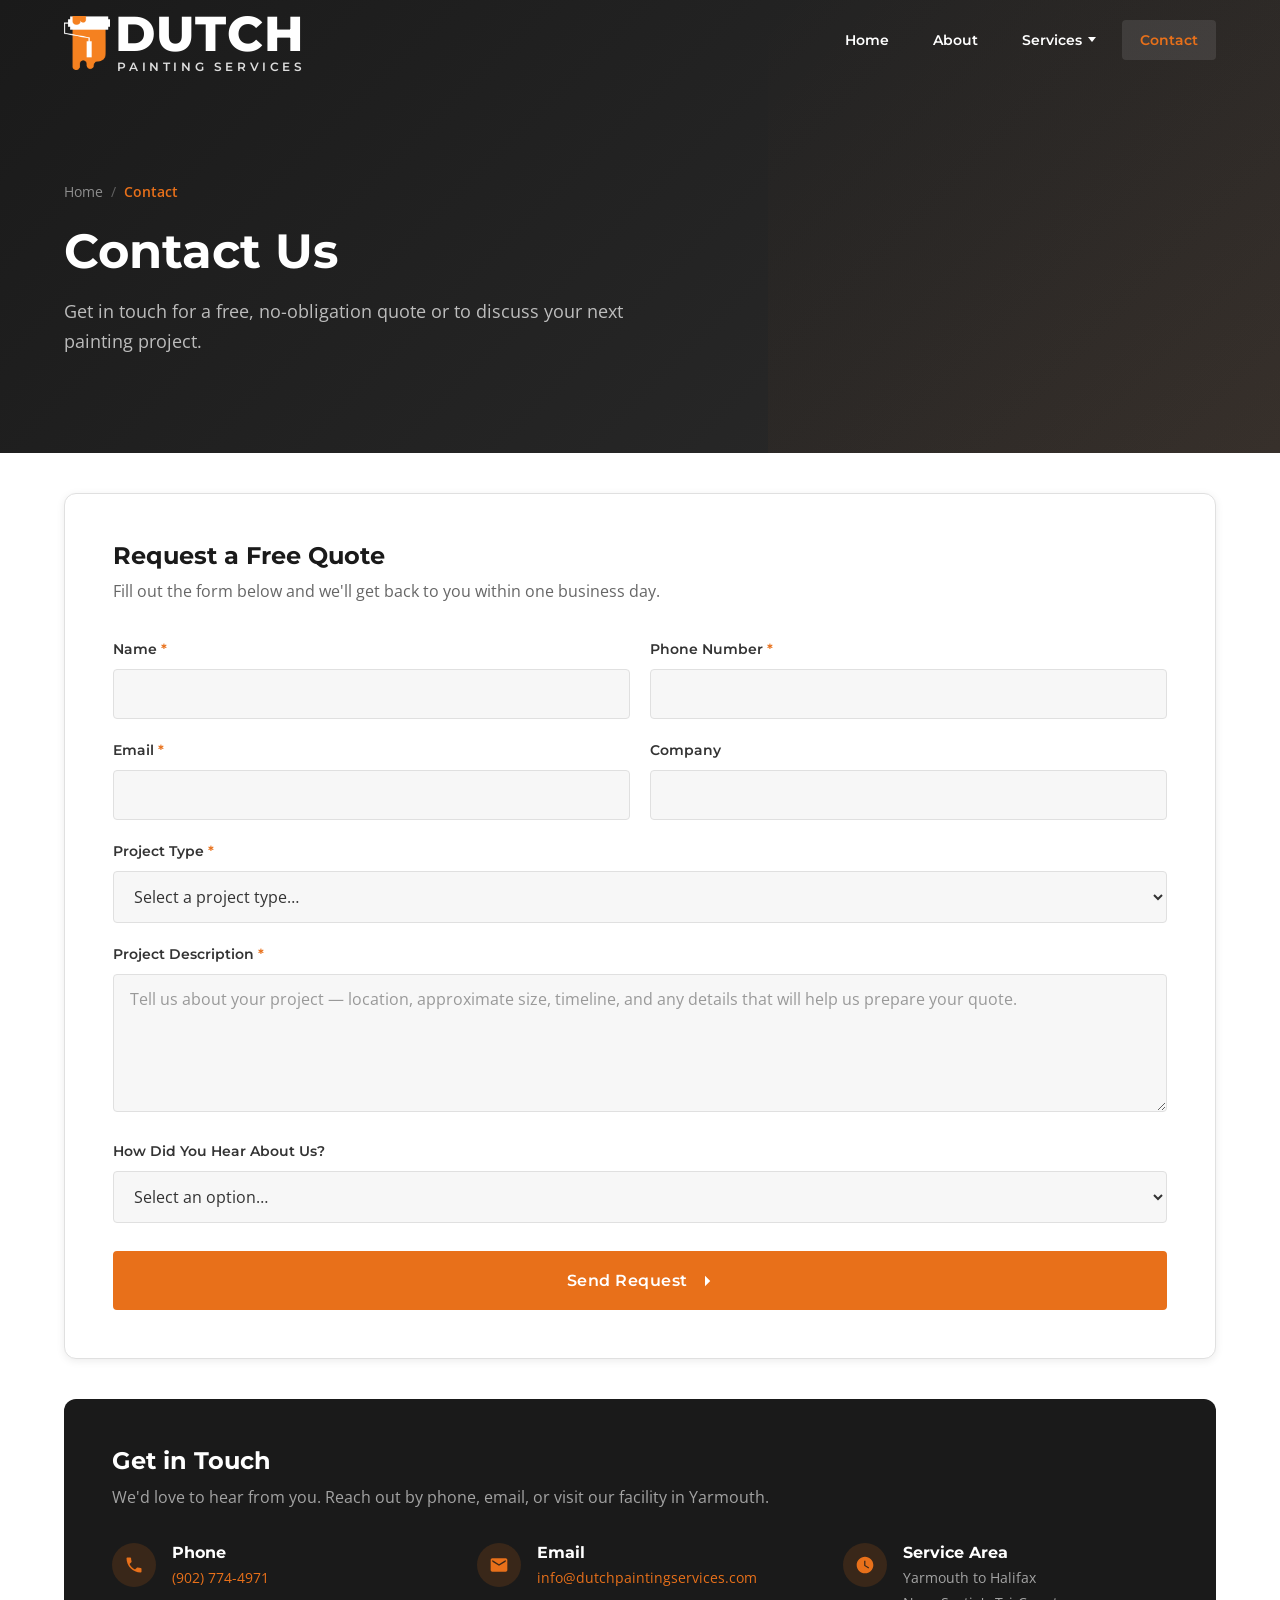
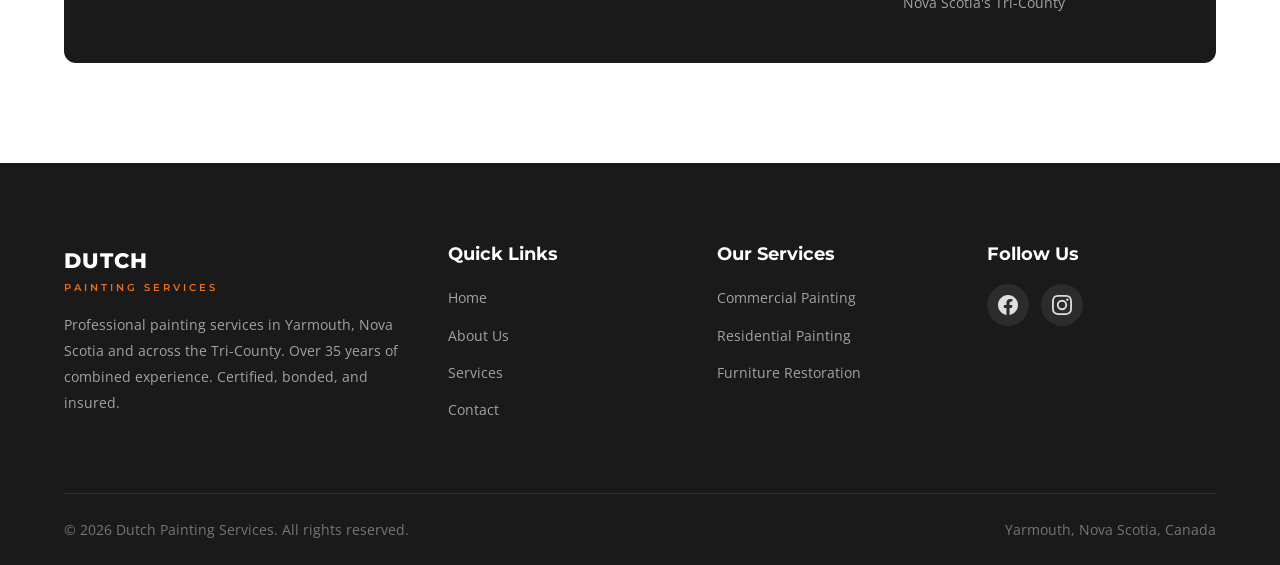
<file: contact/index.html>
<!DOCTYPE html>
<html lang="en">
<head>
  <meta charset="UTF-8">
  <meta name="viewport" content="width=device-width, initial-scale=1.0">
  <meta name="theme-color" content="#1A1A1A">
  <title>Contact Us | Dutch Painting Services — Yarmouth, Nova Scotia</title>
  <meta name="description" content="Contact Dutch Painting Services for a free quote on commercial painting, residential painting, or furniture restoration. Based in Yarmouth, Nova Scotia, serving the entire Tri-County to Halifax.">
  <meta name="keywords" content="contact Dutch Painting Services, painting quote Yarmouth, free painting estimate Nova Scotia, painting contractor contact, Tri-County painter">
  <meta name="robots" content="index, follow">
  <link rel="canonical" href="https://dutchpaintingservices.com/contact/">

  <!-- Open Graph -->
  <meta property="og:title" content="Contact Dutch Painting Services — Get a Free Quote">
  <meta property="og:description" content="Get in touch for a free, no-obligation quote on your next painting project. Yarmouth, Nova Scotia.">
  <meta property="og:type" content="website">
  <meta property="og:url" content="https://dutchpaintingservices.com/contact/">
  <meta property="og:locale" content="en_CA">

  <!-- Favicons & App Icons -->
  <link rel="icon" href="../favicon.ico" sizes="any">
  <link rel="icon" type="image/png" sizes="16x16" href="../images/favicon/favicon-16x16.png">
  <link rel="icon" type="image/png" sizes="32x32" href="../images/favicon/favicon-32x32.png">
  <link rel="icon" type="image/png" sizes="48x48" href="../images/favicon/favicon-48x48.png">
  <link rel="icon" type="image/png" sizes="96x96" href="../images/favicon/favicon-96x96.png">
  <link rel="apple-touch-icon" sizes="180x180" href="../apple-touch-icon.png">
  <link rel="manifest" href="../site.webmanifest">
  <meta name="apple-mobile-web-app-title" content="Dutch Painting">
  <meta name="application-name" content="Dutch Painting Services">

  <!-- Fonts -->
  <link rel="preconnect" href="https://fonts.googleapis.com">
  <link rel="preconnect" href="https://fonts.gstatic.com" crossorigin>
  <link href="https://fonts.googleapis.com/css2?family=Montserrat:wght@400;500;600;700;800&family=Open+Sans:wght@400;500;600&display=swap" rel="stylesheet">

  <!-- Styles -->
  <link rel="stylesheet" href="../css/styles.css?v=2">
</head>
<body>

  <!-- ===== HEADER ===== -->
  <header class="site-header">
    <div class="container">
      <a href="../" class="logo">
        <img src="../images/logo.png" alt="Dutch Painting Services logo" class="logo-mark">
        <span class="logo-text">
          <span class="logo-dutch">DUTCH</span>
          <span class="logo-painting">Painting Services</span>
        </span>
      </a>
      <nav class="main-nav" aria-label="Main navigation">
        <button class="mobile-nav-close" aria-label="Close menu">&times;</button>
        <ul>
          <li><a href="../">Home</a></li>
          <li><a href="../about/">About</a></li>
          <li class="has-dropdown">
            <a href="../services/">Services</a>
            <ul class="dropdown">
              <li><a href="../services/residential/">Residential Painting</a></li>
              <li><a href="../services/commercial/">Commercial Painting</a></li>
              <li><a href="../services/furniture-restoration/">Furniture Restoration</a></li>
            </ul>
          </li>
          <li><a href="../contact/" class="active">Contact</a></li>
        </ul>
      </nav>
      <button class="mobile-menu-toggle" aria-label="Toggle navigation menu">
        <span></span>
        <span></span>
        <span></span>
      </button>
    </div>
  </header>

  <div class="mobile-overlay"></div>

  <!-- ===== PAGE HERO ===== -->
  <section class="page-hero">
    <div class="container">
      <div class="breadcrumb">
        <a href="../">Home</a>
        <span>/</span>
        <span class="current">Contact</span>
      </div>
      <h1>Contact Us</h1>
      <p>Get in touch for a free, no-obligation quote or to discuss your next painting project.</p>
    </div>
  </section>

  <!-- ===== CONTACT SECTION ===== -->
  <section class="section contact-section">
    <div class="container">
      <div class="contact-grid">

        <!-- Contact Information -->
        <div class="contact-info-card reveal">
          <h2>Get in Touch</h2>
          <p>We'd love to hear from you. Reach out by phone, email, or visit our facility in Yarmouth.</p>

          <div class="contact-details-row">
          <div class="contact-detail">
            <div class="contact-detail-icon">
              <svg viewBox="0 0 24 24"><path d="M6.62 10.79c1.44 2.83 3.76 5.14 6.59 6.59l2.2-2.2c.27-.27.67-.36 1.02-.24 1.12.37 2.33.57 3.57.57.55 0 1 .45 1 1V20c0 .55-.45 1-1 1-9.39 0-17-7.61-17-17 0-.55.45-1 1-1h3.5c.55 0 1 .45 1 1 0 1.25.2 2.45.57 3.57.11.35.03.74-.25 1.02l-2.2 2.2z"/></svg>
            </div>
            <div class="contact-detail-text">
              <h3>Phone</h3>
              <p><a href="tel:+19027744971">(902) 774-4971</a></p>
            </div>
          </div>

          <div class="contact-detail">
            <div class="contact-detail-icon">
              <svg viewBox="0 0 24 24"><path d="M20 4H4c-1.1 0-1.99.9-1.99 2L2 18c0 1.1.9 2 2 2h16c1.1 0 2-.9 2-2V6c0-1.1-.9-2-2-2zm0 4l-8 5-8-5V6l8 5 8-5v2z"/></svg>
            </div>
            <div class="contact-detail-text">
              <h3>Email</h3>
              <p><a href="mailto:info@dutchpaintingservices.com">info@dutchpaintingservices.com</a></p>
            </div>
          </div>

          <div class="contact-detail">
            <div class="contact-detail-icon">
              <svg viewBox="0 0 24 24"><path d="M12 2C6.5 2 2 6.5 2 12s4.5 10 10 10 10-4.5 10-10S17.5 2 12 2zm4.2 14.2L11 13V7h1.5v5.2l4.5 2.7-.8 1.3z"/></svg>
            </div>
            <div class="contact-detail-text">
              <h3>Service Area</h3>
              <p>Yarmouth to Halifax<br>Nova Scotia's Tri-County</p>
            </div>
          </div>

          </div>
        </div>

        <!-- Request a Quote Form -->
        <div class="contact-form-section reveal">
          <h2>Request a Free Quote</h2>
          <p>Fill out the form below and we'll get back to you within one business day.</p>

          <!-- Formspree endpoint for Dutch Painting Services quote requests -->
          <form class="contact-form" action="https://formspree.io/f/maqrlyng" method="POST">
            <p class="form-error" id="formError" hidden>Sorry, something went wrong sending your request. Please try again, or reach us by phone or email.</p>
            <div class="form-row">
              <div class="form-group">
                <label for="name">Name <span class="required">*</span></label>
                <input type="text" id="name" name="name" autocomplete="name" required>
              </div>
              <div class="form-group">
                <label for="phone">Phone Number <span class="required">*</span></label>
                <input type="tel" id="phone" name="phone" autocomplete="tel" required>
              </div>
            </div>

            <div class="form-row">
              <div class="form-group">
                <label for="email">Email <span class="required">*</span></label>
                <input type="email" id="email" name="email" autocomplete="email" required>
              </div>
              <div class="form-group">
                <label for="company">Company</label>
                <input type="text" id="company" name="company" autocomplete="organization">
              </div>
            </div>

            <div class="form-group">
              <label for="project-type">Project Type <span class="required">*</span></label>
              <select id="project-type" name="project-type" required>
                <option value="" disabled selected>Select a project type…</option>
                <option value="Commercial Painting — Interior">Commercial Painting — Interior</option>
                <option value="Commercial Painting — Exterior">Commercial Painting — Exterior</option>
                <option value="Residential Painting — Interior">Residential Painting — Interior</option>
                <option value="Residential Painting — Exterior">Residential Painting — Exterior</option>
                <option value="Furniture Restoration">Furniture Restoration</option>
              </select>
            </div>

            <div class="form-group">
              <label for="project-description">Project Description <span class="required">*</span></label>
              <textarea id="project-description" name="project-description" rows="5" placeholder="Tell us about your project — location, approximate size, timeline, and any details that will help us prepare your quote." required></textarea>
            </div>

            <div class="form-group">
              <label for="how-heard">How Did You Hear About Us?</label>
              <select id="how-heard" name="how-heard">
                <option value="" selected>Select an option…</option>
                <option value="Google search">Google search</option>
                <option value="Facebook">Facebook</option>
                <option value="Instagram">Instagram</option>
                <option value="Referred by friend, family, or colleague">Referred by friend, family, or colleague</option>
                <option value="Saw our team or vehicle on a job">Saw our team or vehicle on a job</option>
                <option value="Repeat customer">Repeat customer</option>
                <option value="Yarmouth &amp; Area Chamber of Commerce">Yarmouth &amp; Area Chamber of Commerce</option>
                <option value="Other">Other</option>
              </select>
            </div>

            <div class="form-group" id="howHeardOtherGroup" hidden>
              <label for="how-heard-other">Please Specify</label>
              <input type="text" id="how-heard-other" name="how-heard-other" maxlength="120" autocomplete="off" placeholder="Where did you hear about us?">
            </div>

            <!-- Formspree options -->
            <input type="hidden" name="_subject" value="New Quote Request — Dutch Painting Services">
            <input type="text" name="_gotcha" tabindex="-1" autocomplete="off" aria-hidden="true" style="display:none">

            <button type="submit" class="btn btn-primary btn-lg form-submit">Send Request
              <svg viewBox="0 0 24 24"><path d="M5 12h14M12 5l7 7-7 7"/></svg>
            </button>
          </form>

          <div class="form-success" id="formSuccess" hidden>
            <svg viewBox="0 0 24 24"><path d="M12 2C6.48 2 2 6.48 2 12s4.48 10 10 10 10-4.48 10-10S17.52 2 12 2zm-2 15l-5-5 1.41-1.41L10 14.17l7.59-7.59L19 8l-9 9z"/></svg>
            <h3>Thank you!</h3>
            <p>Your request has been sent. We'll get back to you within one business day.</p>
          </div>
        </div>

      </div>
    </div>
  </section>

  <!-- ===== FOOTER ===== -->
  <footer class="site-footer">
    <div class="container">
      <div class="footer-grid">
        <div class="footer-col">
          <div class="footer-logo">
            <span class="logo-dutch">DUTCH</span>
            <span class="logo-painting">Painting Services</span>
          </div>
          <p>Professional painting services in Yarmouth, Nova Scotia and across the Tri-County. Over 35 years of combined experience. Certified, bonded, and insured.</p>
        </div>
        <div class="footer-col">
          <h3>Quick Links</h3>
          <ul>
            <li><a href="../">Home</a></li>
            <li><a href="../about/">About Us</a></li>
            <li><a href="../services/">Services</a></li>
            <li><a href="../contact/">Contact</a></li>
          </ul>
        </div>
        <div class="footer-col">
          <h3>Our Services</h3>
          <ul>
            <li><a href="../services/commercial/">Commercial Painting</a></li>
            <li><a href="../services/residential/">Residential Painting</a></li>
            <li><a href="../services/furniture-restoration/">Furniture Restoration</a></li>
          </ul>
        </div>
        <div class="footer-col">
          <h3>Follow Us</h3>
          <div class="footer-socials">
            <a href="https://www.facebook.com/dutchpaintingservices" class="social-link" aria-label="Dutch Painting Services on Facebook" target="_blank" rel="noopener">
              <svg viewBox="0 0 24 24" aria-hidden="true"><path d="M24 12.073c0-6.627-5.373-12-12-12S0 5.446 0 12.073c0 5.99 4.388 10.954 10.125 11.854v-8.385H7.078v-3.47h3.047V9.43c0-3.007 1.792-4.669 4.533-4.669 1.312 0 2.686.235 2.686.235v2.953H15.83c-1.491 0-1.956.925-1.956 1.874v2.25h3.328l-.532 3.47h-2.796v8.385C19.612 23.027 24 18.062 24 12.073z"/></svg>
            </a>
            <a href="https://www.instagram.com/dutch.painting.services" class="social-link" aria-label="Dutch Painting Services on Instagram" target="_blank" rel="noopener">
              <svg viewBox="0 0 24 24" aria-hidden="true"><path d="M12 2.163c3.204 0 3.584.012 4.85.07 3.252.148 4.771 1.691 4.919 4.919.058 1.265.069 1.645.069 4.849 0 3.205-.012 3.584-.069 4.849-.149 3.225-1.664 4.771-4.919 4.919-1.266.058-1.644.07-4.85.07-3.204 0-3.584-.012-4.849-.07-3.26-.149-4.771-1.699-4.919-4.92-.058-1.265-.07-1.644-.07-4.849 0-3.204.013-3.583.07-4.849.149-3.227 1.664-4.771 4.919-4.919 1.266-.057 1.645-.069 4.849-.069zM12 0C8.741 0 8.333.014 7.053.072 2.695.272.273 2.69.073 7.052.014 8.333 0 8.741 0 12c0 3.259.014 3.668.072 4.948.2 4.358 2.618 6.78 6.98 6.98C8.333 23.986 8.741 24 12 24c3.259 0 3.668-.014 4.948-.072 4.354-.2 6.782-2.618 6.979-6.98.059-1.28.073-1.689.073-4.948 0-3.259-.014-3.667-.072-4.947-.196-4.354-2.617-6.78-6.979-6.98C15.668.014 15.259 0 12 0zm0 5.838a6.162 6.162 0 100 12.324 6.162 6.162 0 000-12.324zM12 16a4 4 0 110-8 4 4 0 010 8zm6.406-11.845a1.44 1.44 0 100 2.881 1.44 1.44 0 000-2.881z"/></svg>
            </a>
          </div>
        </div>
      </div>
      <div class="footer-bottom">
        <p>&copy; 2026 Dutch Painting Services. All rights reserved.</p>
        <p>Yarmouth, Nova Scotia, Canada</p>
      </div>
    </div>
  </footer>

  <script src="../js/main.js"></script>
</body>
</html>
</file>
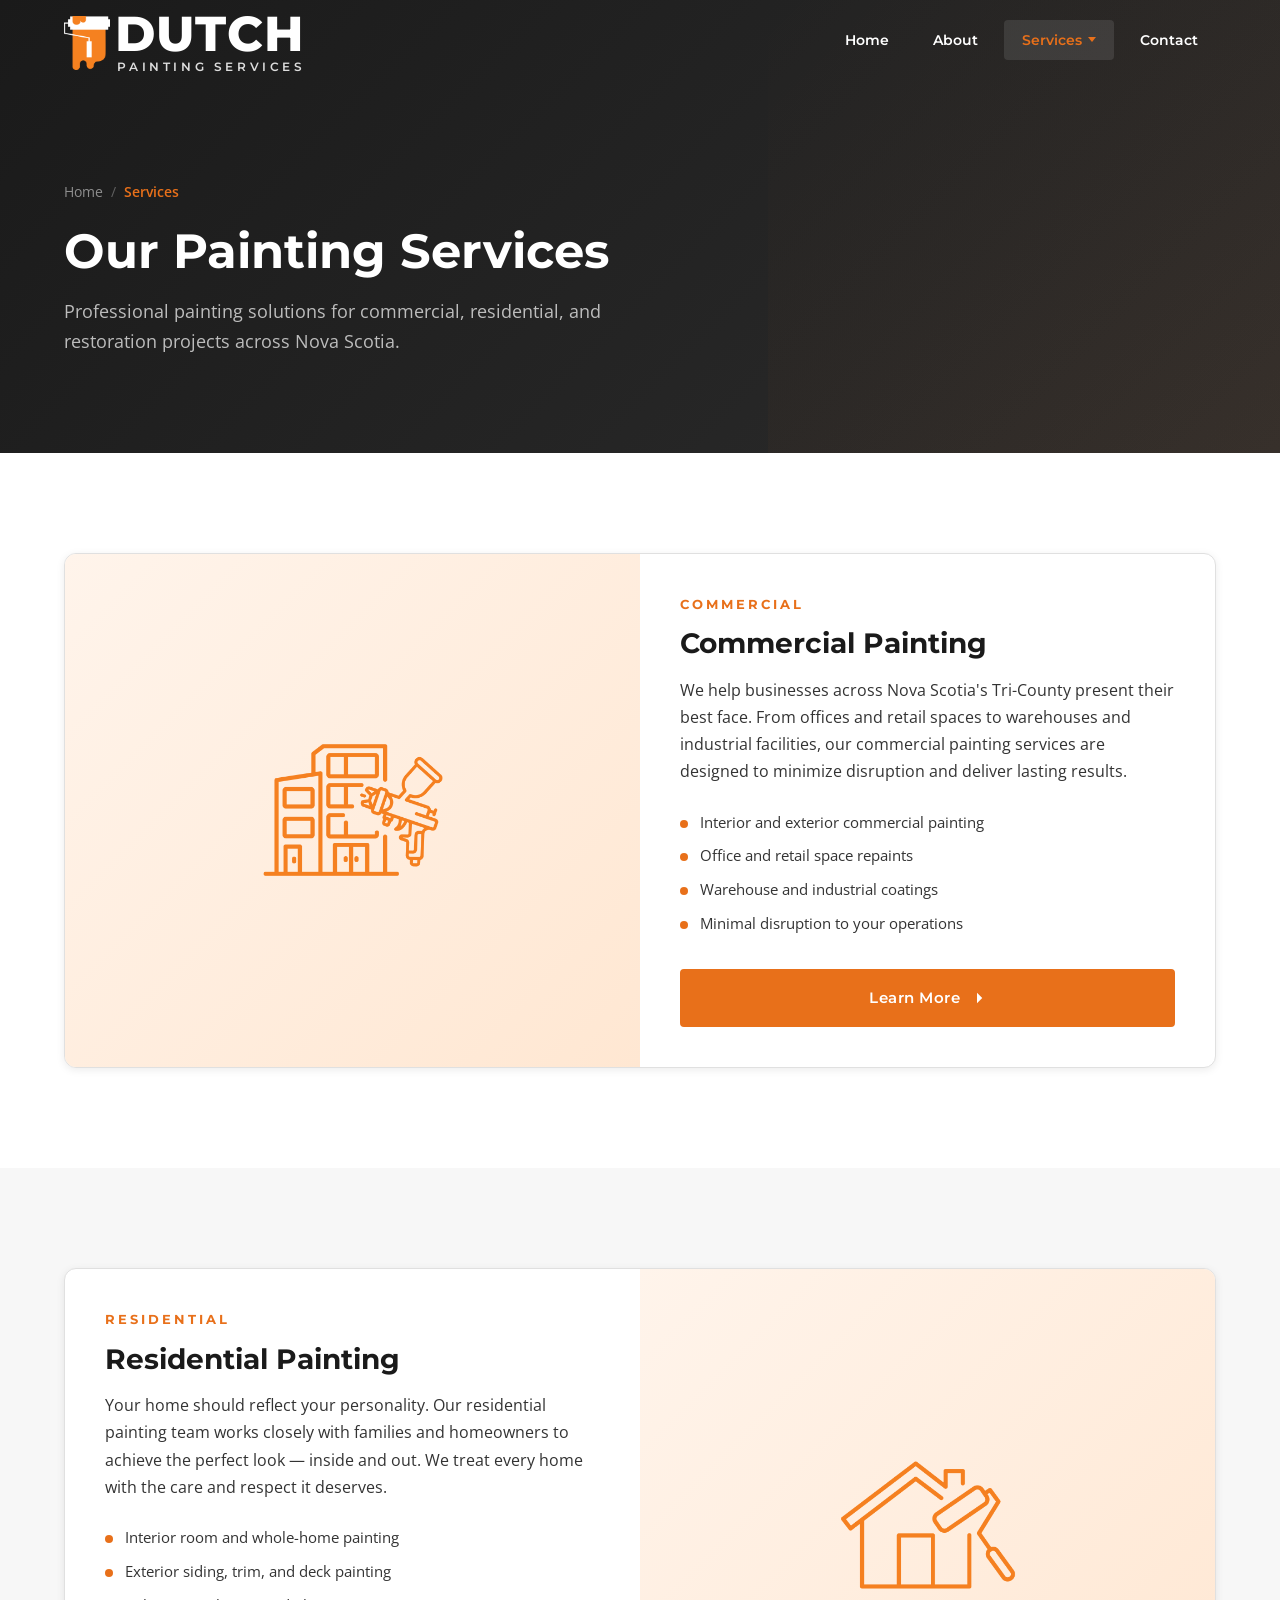
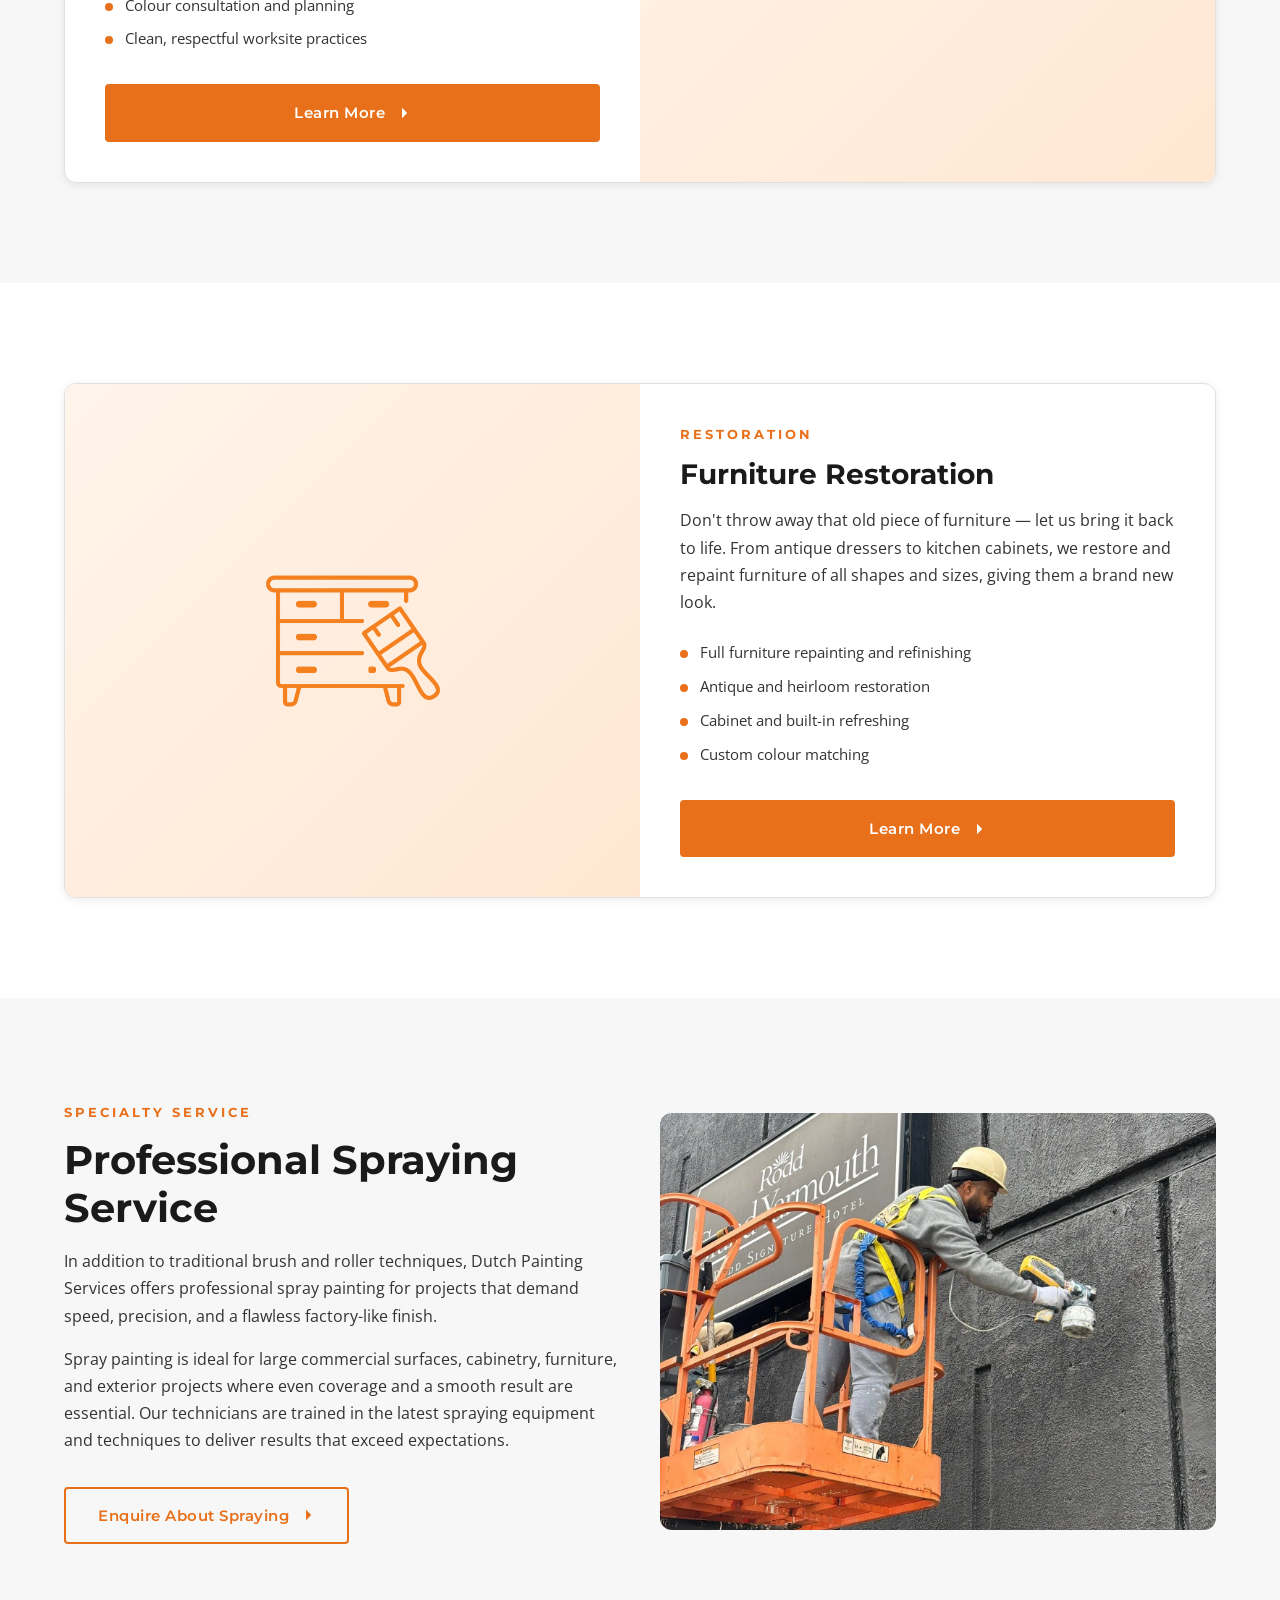
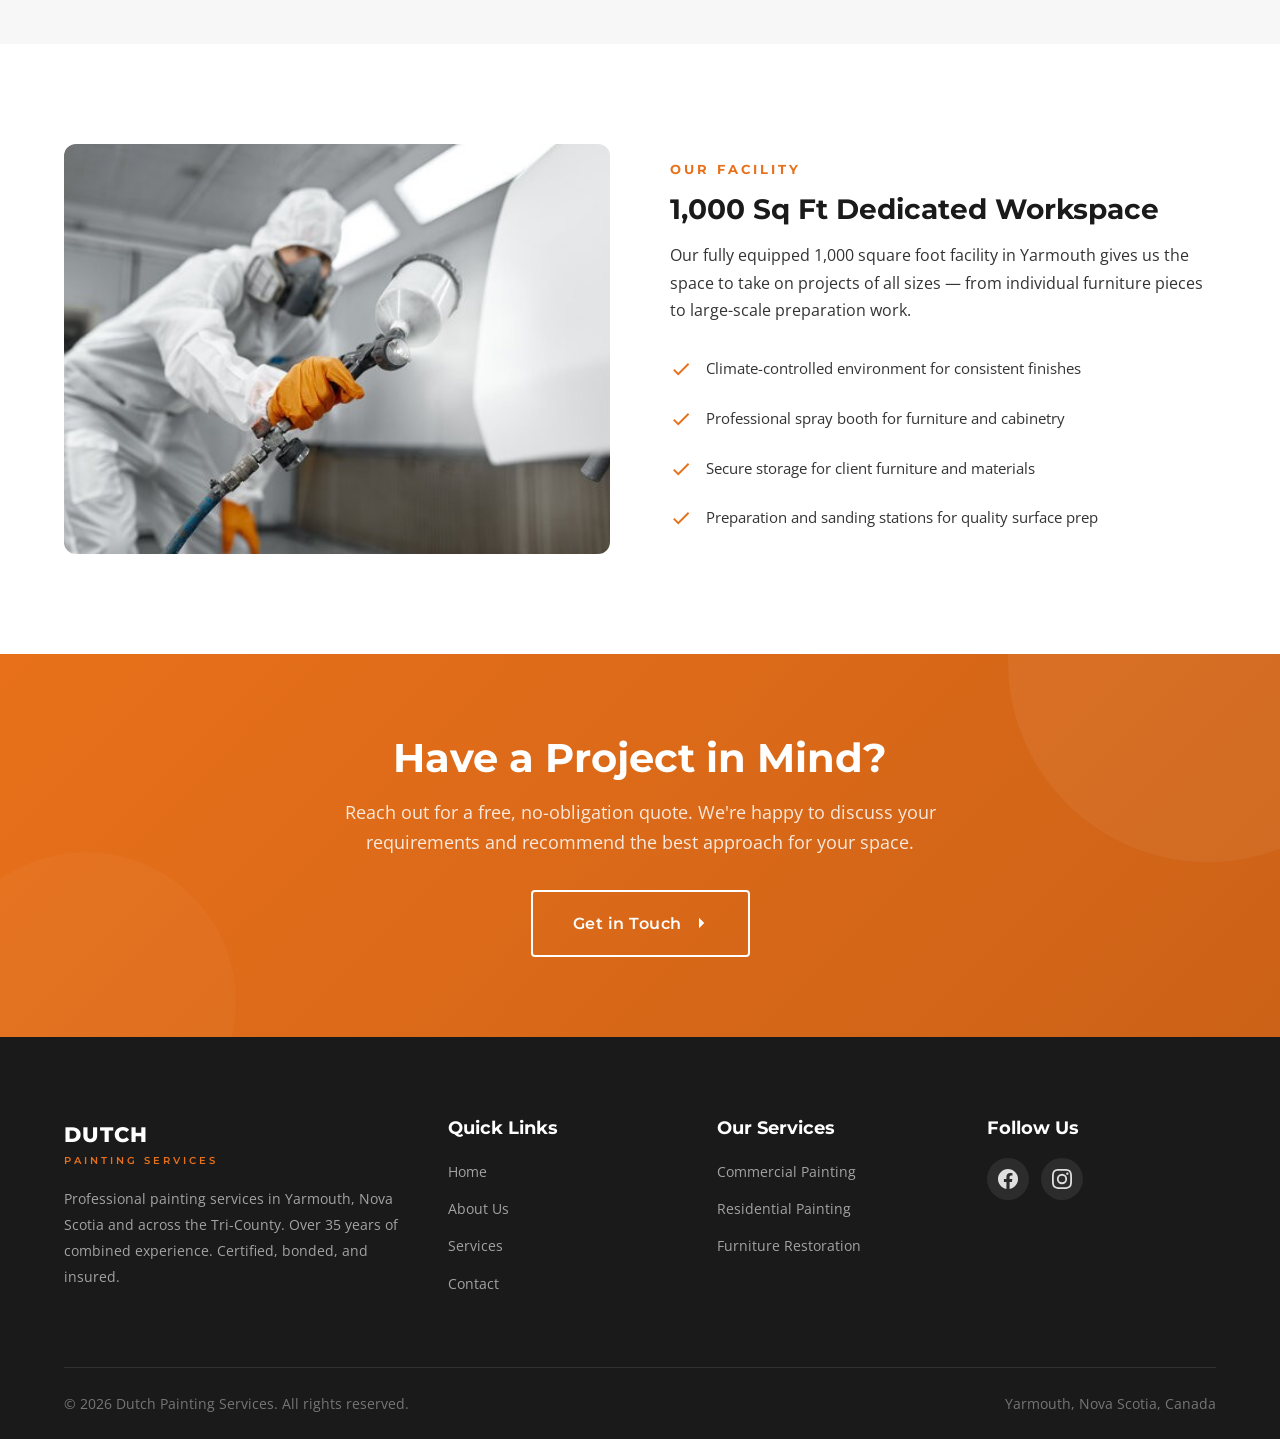
<file: services/index.html>
<!DOCTYPE html>
<html lang="en">
<head>
  <meta charset="UTF-8">
  <meta name="viewport" content="width=device-width, initial-scale=1.0">
  <meta name="theme-color" content="#1A1A1A">
  <title>Painting Services | Commercial, Residential &amp; Furniture Restoration — Dutch Painting Services</title>
  <meta name="description" content="Explore our professional painting services: commercial painting, residential painting, and furniture restoration. Spray painting services and a dedicated 1,000 sq ft facility. Serving Yarmouth to Halifax.">
  <meta name="keywords" content="painting services Yarmouth, commercial painting Nova Scotia, residential painting Tri-County, furniture restoration, spray painting, painting contractor Halifax">
  <meta name="robots" content="index, follow">
  <link rel="canonical" href="https://dutchpaintingservices.com/services/">

  <!-- Open Graph -->
  <meta property="og:title" content="Our Painting Services — Dutch Painting Services">
  <meta property="og:description" content="Commercial painting, residential painting, and furniture restoration across Nova Scotia's Tri-County.">
  <meta property="og:type" content="website">
  <meta property="og:url" content="https://dutchpaintingservices.com/services/">
  <meta property="og:locale" content="en_CA">

  <!-- Favicons & App Icons -->
  <link rel="icon" href="../favicon.ico" sizes="any">
  <link rel="icon" type="image/png" sizes="16x16" href="../images/favicon/favicon-16x16.png">
  <link rel="icon" type="image/png" sizes="32x32" href="../images/favicon/favicon-32x32.png">
  <link rel="icon" type="image/png" sizes="48x48" href="../images/favicon/favicon-48x48.png">
  <link rel="icon" type="image/png" sizes="96x96" href="../images/favicon/favicon-96x96.png">
  <link rel="apple-touch-icon" sizes="180x180" href="../apple-touch-icon.png">
  <link rel="manifest" href="../site.webmanifest">
  <meta name="apple-mobile-web-app-title" content="Dutch Painting">
  <meta name="application-name" content="Dutch Painting Services">

  <!-- Fonts -->
  <link rel="preconnect" href="https://fonts.googleapis.com">
  <link rel="preconnect" href="https://fonts.gstatic.com" crossorigin>
  <link href="https://fonts.googleapis.com/css2?family=Montserrat:wght@400;500;600;700;800&family=Open+Sans:wght@400;500;600&display=swap" rel="stylesheet">

  <!-- Styles -->
  <link rel="stylesheet" href="../css/styles.css?v=2">
</head>
<body>

  <!-- ===== HEADER ===== -->
  <header class="site-header">
    <div class="container">
      <a href="../" class="logo">
        <img src="../images/logo.png" alt="Dutch Painting Services logo" class="logo-mark">
        <span class="logo-text">
          <span class="logo-dutch">DUTCH</span>
          <span class="logo-painting">Painting Services</span>
        </span>
      </a>
      <nav class="main-nav" aria-label="Main navigation">
        <button class="mobile-nav-close" aria-label="Close menu">&times;</button>
        <ul>
          <li><a href="../">Home</a></li>
          <li><a href="../about/">About</a></li>
          <li class="has-dropdown">
            <a href="../services/" class="active">Services</a>
            <ul class="dropdown">
              <li><a href="../services/residential/">Residential Painting</a></li>
              <li><a href="../services/commercial/">Commercial Painting</a></li>
              <li><a href="../services/furniture-restoration/">Furniture Restoration</a></li>
            </ul>
          </li>
          <li><a href="../contact/">Contact</a></li>
        </ul>
      </nav>
      <button class="mobile-menu-toggle" aria-label="Toggle navigation menu">
        <span></span>
        <span></span>
        <span></span>
      </button>
    </div>
  </header>

  <div class="mobile-overlay"></div>

  <!-- ===== PAGE HERO ===== -->
  <section class="page-hero">
    <div class="container">
      <div class="breadcrumb">
        <a href="../">Home</a>
        <span>/</span>
        <span class="current">Services</span>
      </div>
      <h1>Our Painting Services</h1>
      <p>Professional painting solutions for commercial, residential, and restoration projects across Nova Scotia.</p>
    </div>
  </section>

  <!-- ===== SERVICE: COMMERCIAL ===== -->
  <section class="section">
    <div class="container">
      <div class="service-card-detailed reveal">
        <div class="card-top">
          <div class="card-image">
            <img src="../images/Commercial_Icon.png" alt="Commercial painting icon" class="service-card-icon" loading="lazy">
          </div>
          <div class="card-body">
            <span class="section-label">Commercial</span>
            <h2>Commercial Painting</h2>
            <p>We help businesses across Nova Scotia's Tri-County present their best face. From offices and retail spaces to warehouses and industrial facilities, our commercial painting services are designed to minimize disruption and deliver lasting results.</p>
            <ul>
              <li>Interior and exterior commercial painting</li>
              <li>Office and retail space repaints</li>
              <li>Warehouse and industrial coatings</li>
              <li>Minimal disruption to your operations</li>
            </ul>
            <a href="../services/commercial/" class="btn btn-primary">Learn More
              <svg viewBox="0 0 24 24"><path d="M5 12h14M12 5l7 7-7 7"/></svg>
            </a>
          </div>
        </div>
      </div>
    </div>
  </section>

  <!-- ===== SERVICE: RESIDENTIAL ===== -->
  <section class="section bg-light">
    <div class="container">
      <div class="service-card-detailed reveal">
        <div class="card-top" style="direction: rtl;">
          <div class="card-image" style="direction: ltr;">
            <img src="../images/Residential_Icon.png" alt="Residential painting icon" class="service-card-icon" loading="lazy">
          </div>
          <div class="card-body" style="direction: ltr;">
            <span class="section-label">Residential</span>
            <h2>Residential Painting</h2>
            <p>Your home should reflect your personality. Our residential painting team works closely with families and homeowners to achieve the perfect look — inside and out. We treat every home with the care and respect it deserves.</p>
            <ul>
              <li>Interior room and whole-home painting</li>
              <li>Exterior siding, trim, and deck painting</li>
              <li>Colour consultation and planning</li>
              <li>Clean, respectful worksite practices</li>
            </ul>
            <a href="../services/residential/" class="btn btn-primary">Learn More
              <svg viewBox="0 0 24 24"><path d="M5 12h14M12 5l7 7-7 7"/></svg>
            </a>
          </div>
        </div>
      </div>
    </div>
  </section>

  <!-- ===== SERVICE: FURNITURE RESTORATION ===== -->
  <section class="section">
    <div class="container">
      <div class="service-card-detailed reveal">
        <div class="card-top">
          <div class="card-image">
            <img src="../images/Furniture_Icon.png" alt="Furniture restoration icon" class="service-card-icon" loading="lazy">
          </div>
          <div class="card-body">
            <span class="section-label">Restoration</span>
            <h2>Furniture Restoration</h2>
            <p>Don't throw away that old piece of furniture — let us bring it back to life. From antique dressers to kitchen cabinets, we restore and repaint furniture of all shapes and sizes, giving them a brand new look.</p>
            <ul>
              <li>Full furniture repainting and refinishing</li>
              <li>Antique and heirloom restoration</li>
              <li>Cabinet and built-in refreshing</li>
              <li>Custom colour matching</li>
            </ul>
            <a href="../services/furniture-restoration/" class="btn btn-primary">Learn More
              <svg viewBox="0 0 24 24"><path d="M5 12h14M12 5l7 7-7 7"/></svg>
            </a>
          </div>
        </div>
      </div>
    </div>
  </section>

  <!-- ===== SPRAYING SERVICE ===== -->
  <section class="section bg-light">
    <div class="container">
      <div class="grid-2">
        <div class="reveal-left">
          <span class="section-label">Specialty Service</span>
          <h2 class="section-title">Professional Spraying Service</h2>
          <p>In addition to traditional brush and roller techniques, Dutch Painting Services offers professional spray painting for projects that demand speed, precision, and a flawless factory-like finish.</p>
          <p>Spray painting is ideal for large commercial surfaces, cabinetry, furniture, and exterior projects where even coverage and a smooth result are essential. Our technicians are trained in the latest spraying equipment and techniques to deliver results that exceed expectations.</p>
          <a href="../contact/" class="btn btn-outline" style="margin-top: 16px;">Enquire About Spraying
            <svg viewBox="0 0 24 24"><path d="M5 12h14M12 5l7 7-7 7"/></svg>
          </a>
        </div>
        <div class="facility-image reveal-right">
          <img src="../images/spraying_service.jpg" alt="Dutch Painting Services technician spray-painting a commercial building exterior from a lift" loading="lazy">
        </div>
      </div>
    </div>
  </section>

  <!-- ===== FACILITY ===== -->
  <section class="section">
    <div class="container">
      <div class="facility-content">
        <div class="facility-image reveal-left">
          <img src="../images/facility.jpg" alt="Painter in protective coveralls and respirator spray-finishing a panel in the Dutch Painting Services spray booth" width="541" height="360" loading="lazy">
        </div>
        <div class="facility-text reveal-right">
          <span class="section-label">Our Facility</span>
          <h3>1,000 Sq Ft Dedicated Workspace</h3>
          <p>Our fully equipped 1,000 square foot facility in Yarmouth gives us the space to take on projects of all sizes — from individual furniture pieces to large-scale preparation work.</p>
          <div class="facility-features">
            <div class="facility-feature">
              <svg viewBox="0 0 24 24"><path d="M9 16.17L4.83 12l-1.42 1.41L9 19 21 7l-1.41-1.41L9 16.17z"/></svg>
              <p>Climate-controlled environment for consistent finishes</p>
            </div>
            <div class="facility-feature">
              <svg viewBox="0 0 24 24"><path d="M9 16.17L4.83 12l-1.42 1.41L9 19 21 7l-1.41-1.41L9 16.17z"/></svg>
              <p>Professional spray booth for furniture and cabinetry</p>
            </div>
            <div class="facility-feature">
              <svg viewBox="0 0 24 24"><path d="M9 16.17L4.83 12l-1.42 1.41L9 19 21 7l-1.41-1.41L9 16.17z"/></svg>
              <p>Secure storage for client furniture and materials</p>
            </div>
            <div class="facility-feature">
              <svg viewBox="0 0 24 24"><path d="M9 16.17L4.83 12l-1.42 1.41L9 19 21 7l-1.41-1.41L9 16.17z"/></svg>
              <p>Preparation and sanding stations for quality surface prep</p>
            </div>
          </div>
        </div>
      </div>
    </div>
  </section>

  <!-- ===== CTA BANNER ===== -->
  <section class="cta-banner">
    <div class="container">
      <h2>Have a Project in Mind?</h2>
      <p>Reach out for a free, no-obligation quote. We're happy to discuss your requirements and recommend the best approach for your space.</p>
      <a href="../contact/" class="btn btn-secondary btn-lg">Get in Touch
        <svg viewBox="0 0 24 24"><path d="M5 12h14M12 5l7 7-7 7"/></svg>
      </a>
    </div>
  </section>

  <!-- ===== FOOTER ===== -->
  <footer class="site-footer">
    <div class="container">
      <div class="footer-grid">
        <div class="footer-col">
          <div class="footer-logo">
            <span class="logo-dutch">DUTCH</span>
            <span class="logo-painting">Painting Services</span>
          </div>
          <p>Professional painting services in Yarmouth, Nova Scotia and across the Tri-County. Over 35 years of combined experience. Certified, bonded, and insured.</p>
        </div>
        <div class="footer-col">
          <h3>Quick Links</h3>
          <ul>
            <li><a href="../">Home</a></li>
            <li><a href="../about/">About Us</a></li>
            <li><a href="../services/">Services</a></li>
            <li><a href="../contact/">Contact</a></li>
          </ul>
        </div>
        <div class="footer-col">
          <h3>Our Services</h3>
          <ul>
            <li><a href="../services/commercial/">Commercial Painting</a></li>
            <li><a href="../services/residential/">Residential Painting</a></li>
            <li><a href="../services/furniture-restoration/">Furniture Restoration</a></li>
          </ul>
        </div>
        <div class="footer-col">
          <h3>Follow Us</h3>
          <div class="footer-socials">
            <a href="https://www.facebook.com/dutchpaintingservices" class="social-link" aria-label="Dutch Painting Services on Facebook" target="_blank" rel="noopener">
              <svg viewBox="0 0 24 24" aria-hidden="true"><path d="M24 12.073c0-6.627-5.373-12-12-12S0 5.446 0 12.073c0 5.99 4.388 10.954 10.125 11.854v-8.385H7.078v-3.47h3.047V9.43c0-3.007 1.792-4.669 4.533-4.669 1.312 0 2.686.235 2.686.235v2.953H15.83c-1.491 0-1.956.925-1.956 1.874v2.25h3.328l-.532 3.47h-2.796v8.385C19.612 23.027 24 18.062 24 12.073z"/></svg>
            </a>
            <a href="https://www.instagram.com/dutch.painting.services" class="social-link" aria-label="Dutch Painting Services on Instagram" target="_blank" rel="noopener">
              <svg viewBox="0 0 24 24" aria-hidden="true"><path d="M12 2.163c3.204 0 3.584.012 4.85.07 3.252.148 4.771 1.691 4.919 4.919.058 1.265.069 1.645.069 4.849 0 3.205-.012 3.584-.069 4.849-.149 3.225-1.664 4.771-4.919 4.919-1.266.058-1.644.07-4.85.07-3.204 0-3.584-.012-4.849-.07-3.26-.149-4.771-1.699-4.919-4.92-.058-1.265-.07-1.644-.07-4.849 0-3.204.013-3.583.07-4.849.149-3.227 1.664-4.771 4.919-4.919 1.266-.057 1.645-.069 4.849-.069zM12 0C8.741 0 8.333.014 7.053.072 2.695.272.273 2.69.073 7.052.014 8.333 0 8.741 0 12c0 3.259.014 3.668.072 4.948.2 4.358 2.618 6.78 6.98 6.98C8.333 23.986 8.741 24 12 24c3.259 0 3.668-.014 4.948-.072 4.354-.2 6.782-2.618 6.979-6.98.059-1.28.073-1.689.073-4.948 0-3.259-.014-3.667-.072-4.947-.196-4.354-2.617-6.78-6.979-6.98C15.668.014 15.259 0 12 0zm0 5.838a6.162 6.162 0 100 12.324 6.162 6.162 0 000-12.324zM12 16a4 4 0 110-8 4 4 0 010 8zm6.406-11.845a1.44 1.44 0 100 2.881 1.44 1.44 0 000-2.881z"/></svg>
            </a>
          </div>
        </div>
      </div>
      <div class="footer-bottom">
        <p>&copy; 2026 Dutch Painting Services. All rights reserved.</p>
        <p>Yarmouth, Nova Scotia, Canada</p>
      </div>
    </div>
  </footer>

  <script src="../js/main.js"></script>
</body>
</html>
</file>
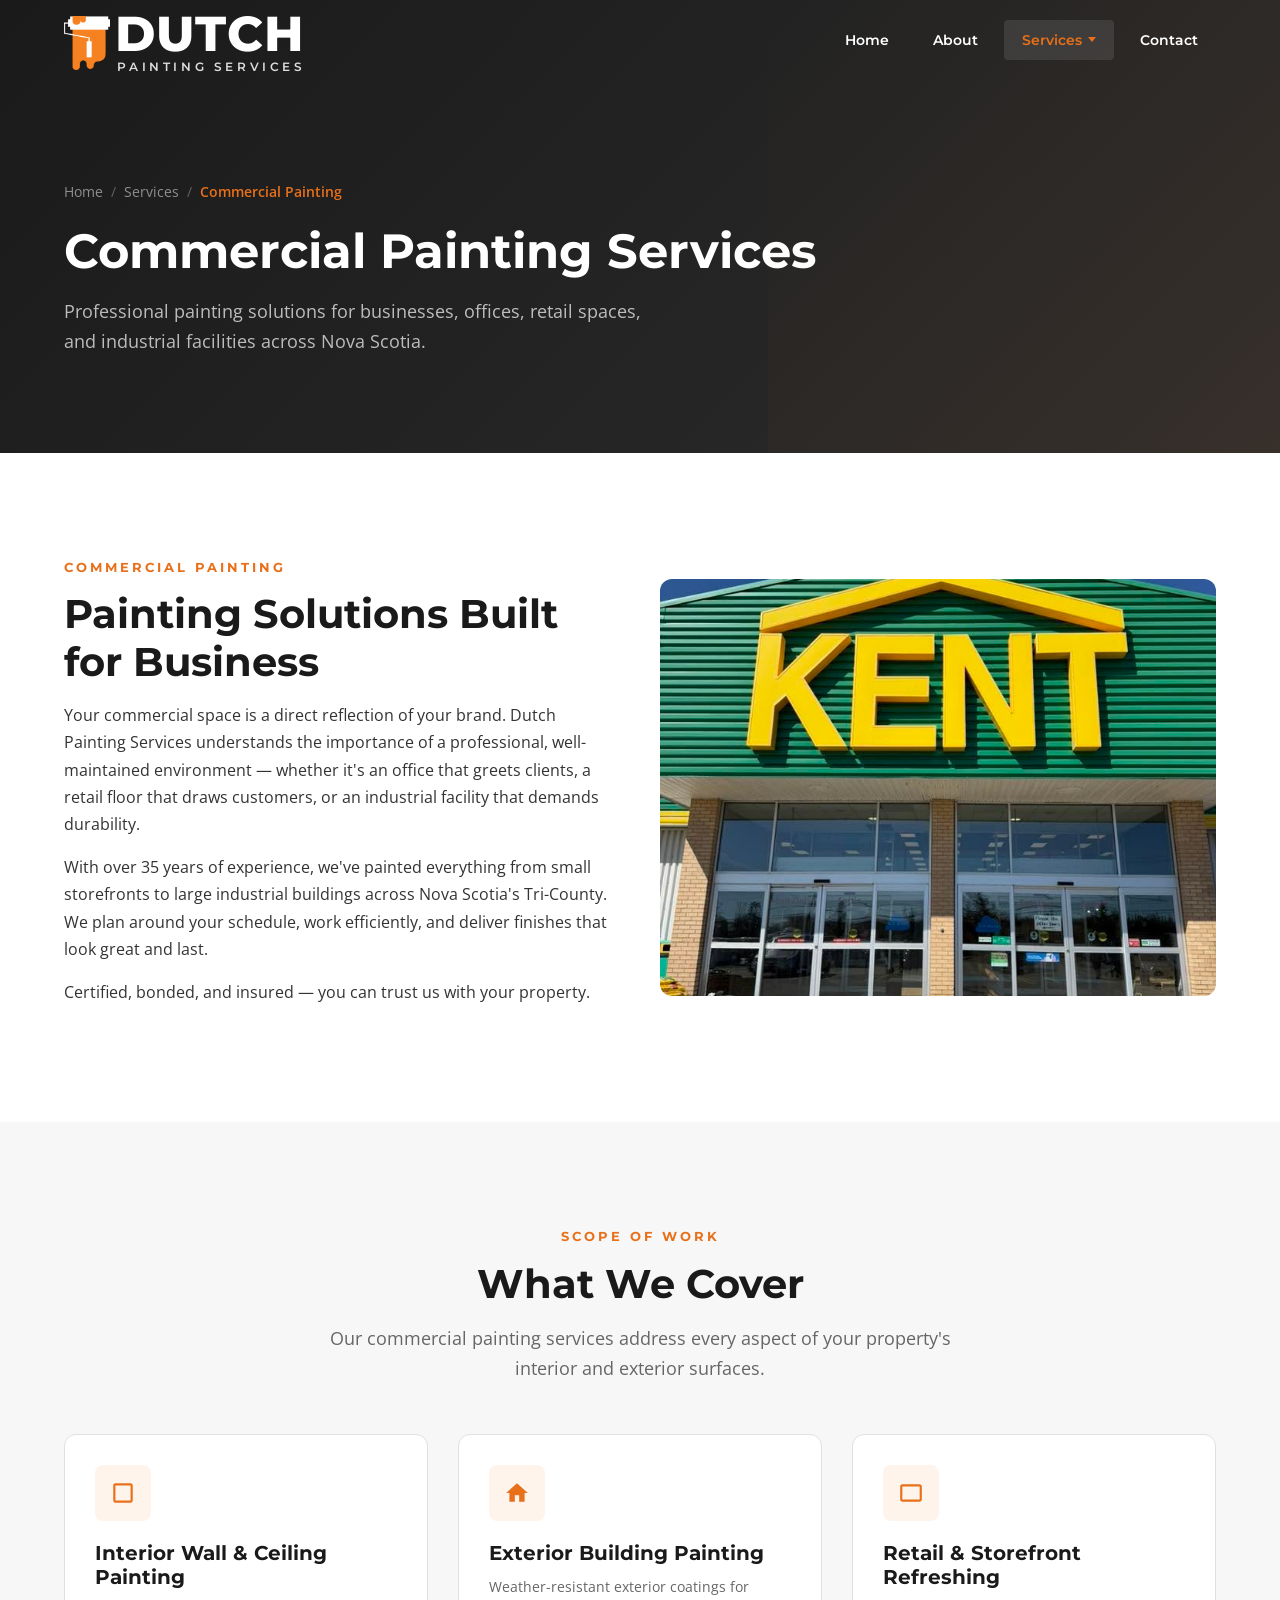
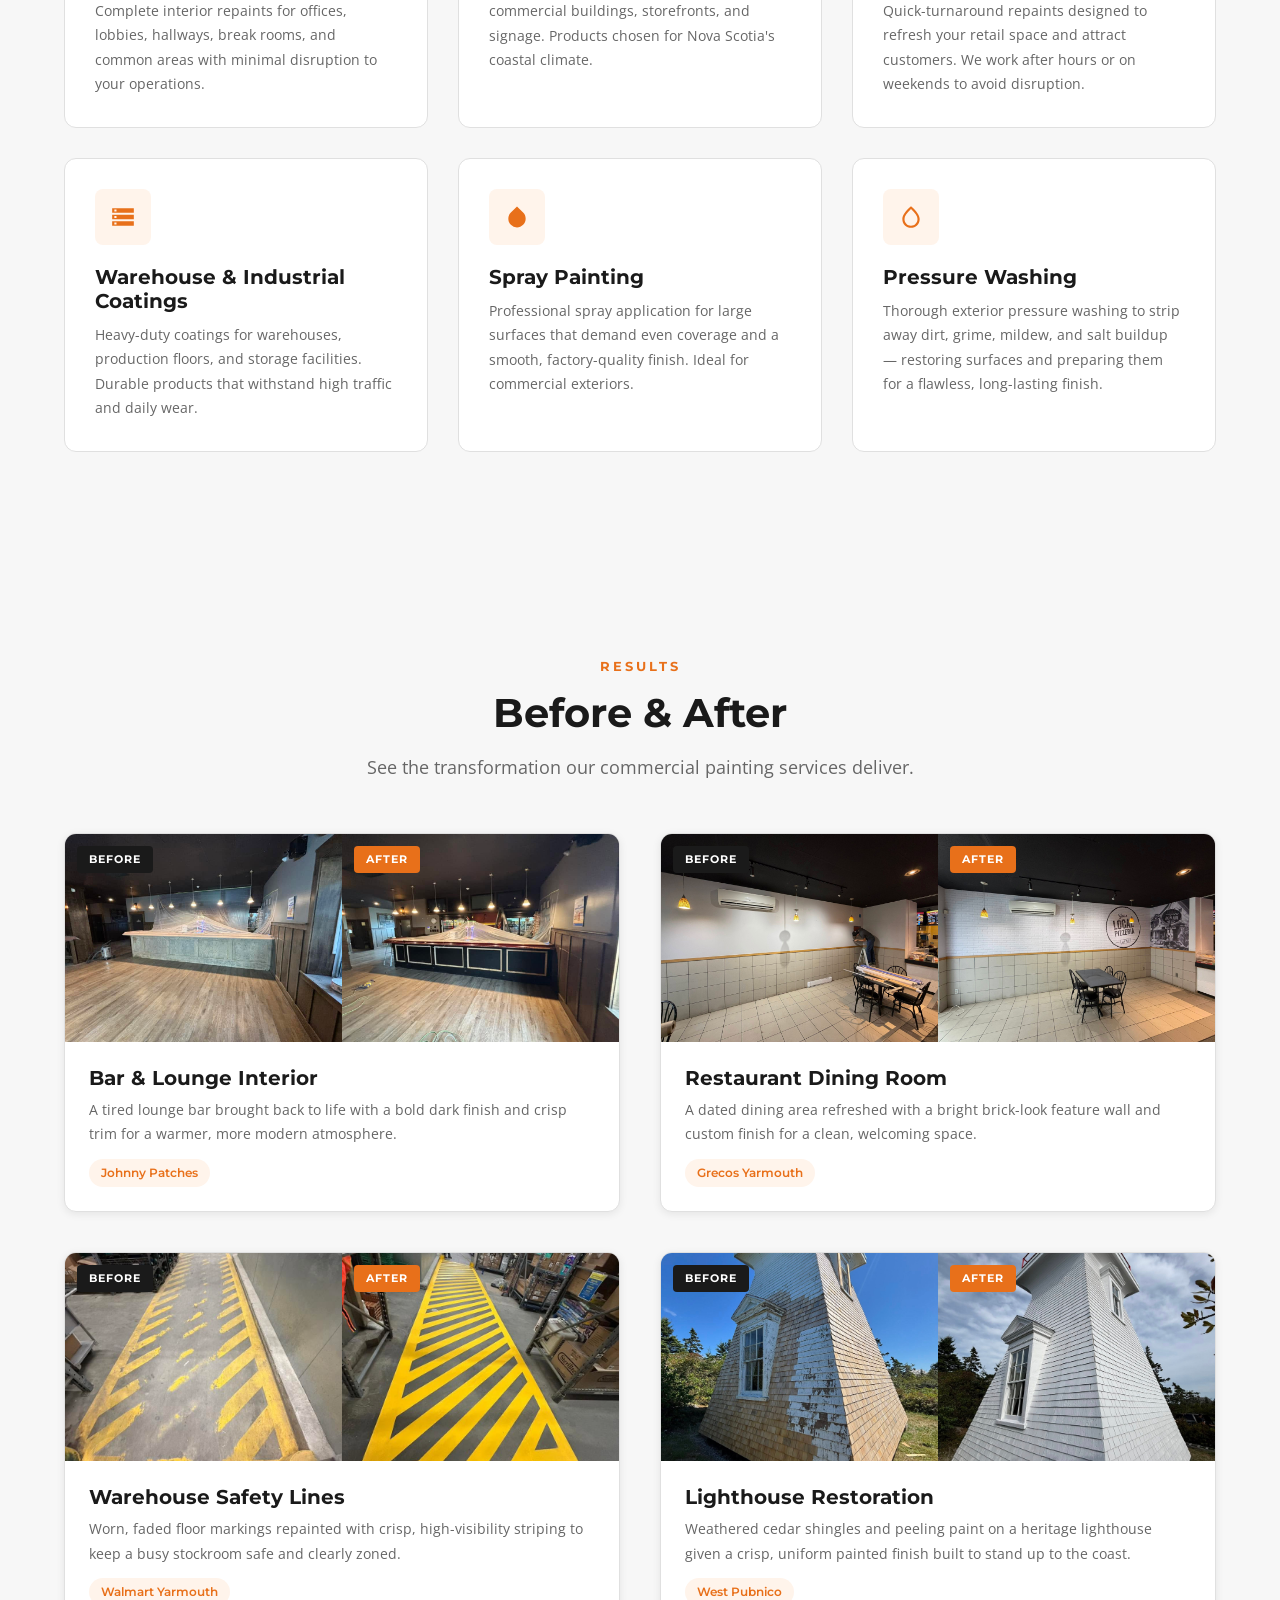
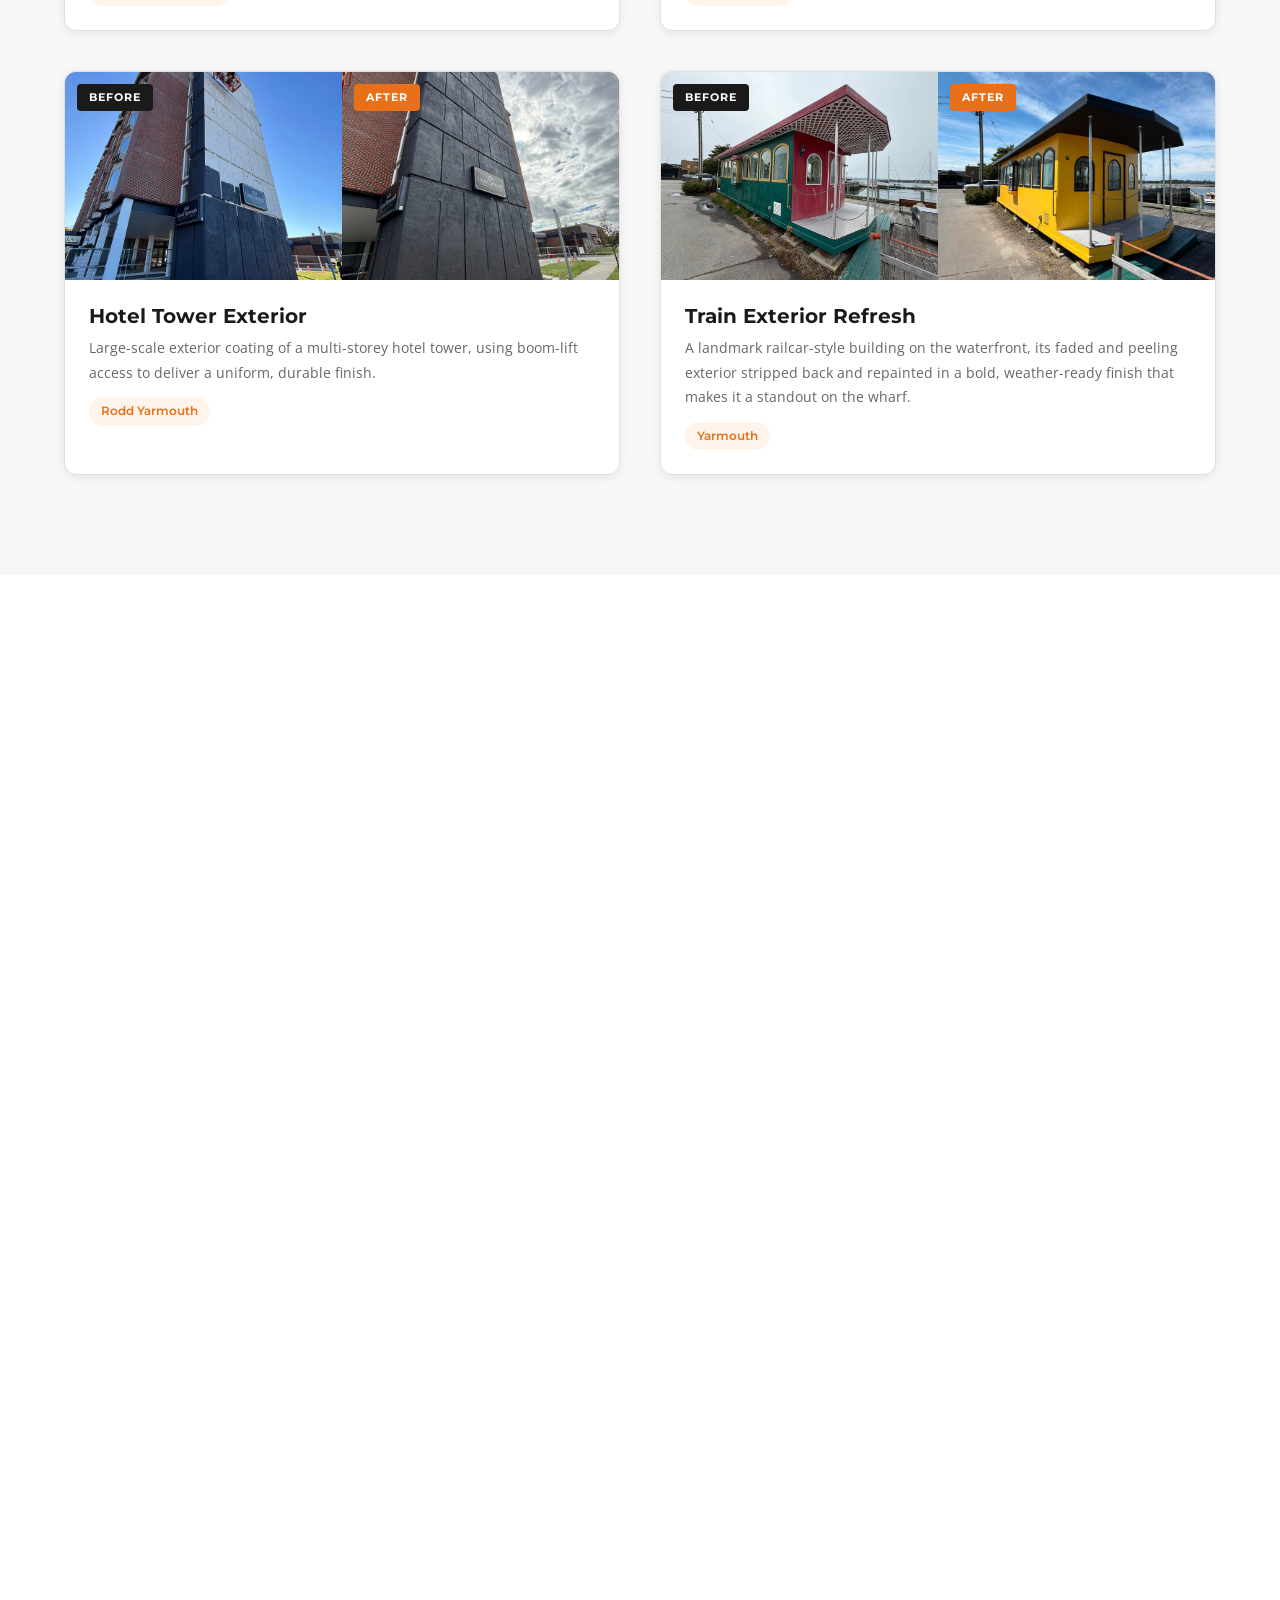
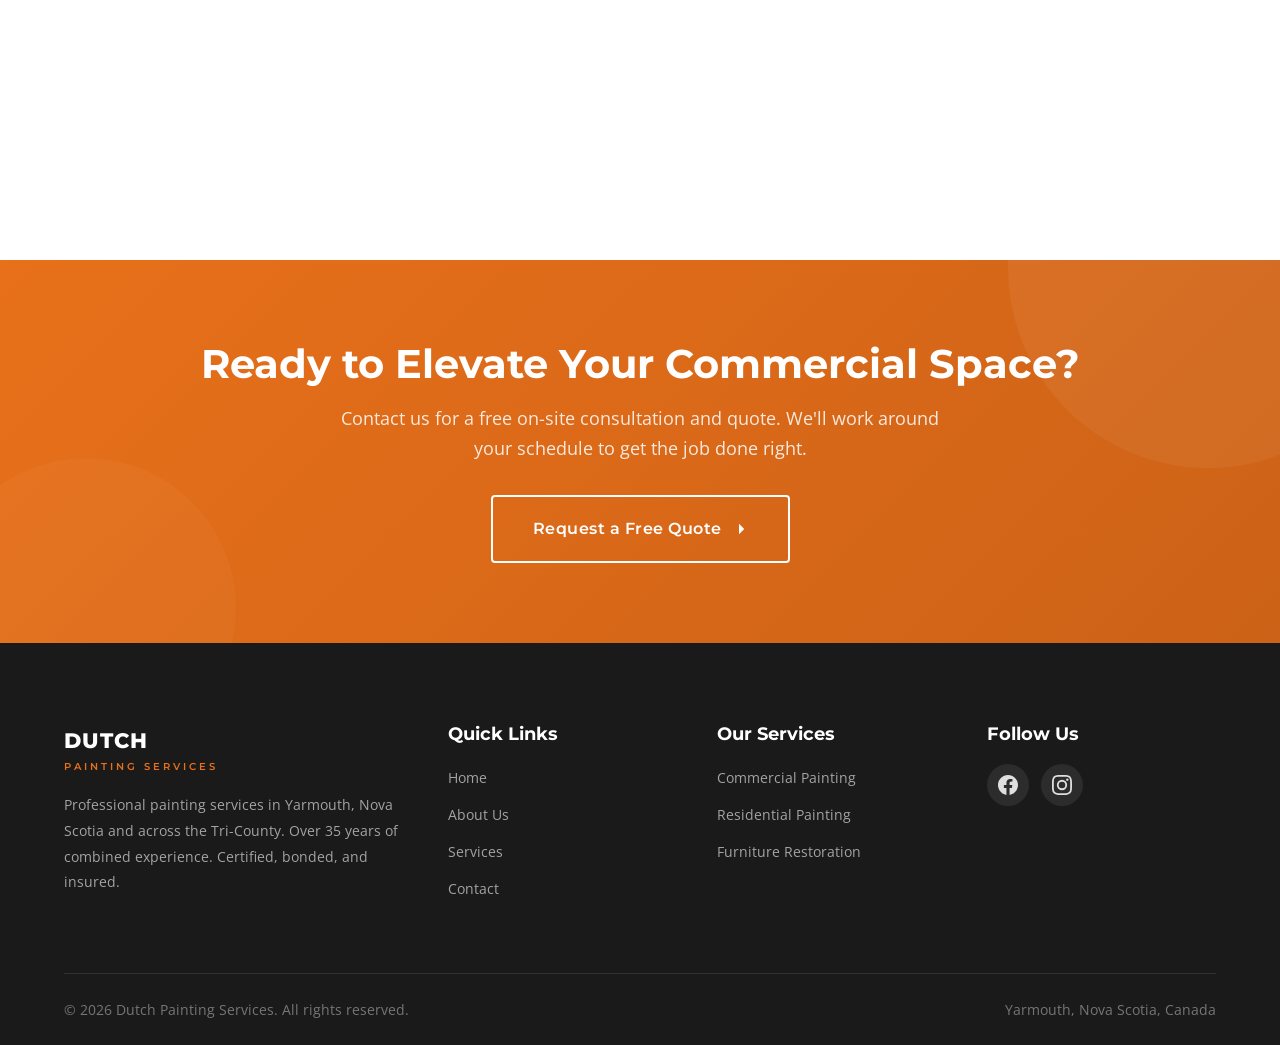
<file: services/commercial/index.html>
<!DOCTYPE html>
<html lang="en">
<head>
  <meta charset="UTF-8">
  <meta name="viewport" content="width=device-width, initial-scale=1.0">
  <meta name="theme-color" content="#1A1A1A">
  <title>Commercial Painting Services | Yarmouth to Halifax — Dutch Painting Services</title>
  <meta name="description" content="Professional commercial painting services for offices, retail, warehouses and industrial facilities. Serving businesses from Yarmouth to Halifax across Nova Scotia's Tri-County. Certified, bonded and insured.">
  <meta name="keywords" content="commercial painting Yarmouth, office painting Nova Scotia, retail painting Tri-County, industrial painting Halifax, business painting contractor, commercial painter">
  <meta name="robots" content="index, follow">
  <link rel="canonical" href="https://dutchpaintingservices.com/services/commercial/">

  <!-- Open Graph -->
  <meta property="og:title" content="Commercial Painting Services — Dutch Painting Services">
  <meta property="og:description" content="Professional commercial painting for offices, retail, and industrial spaces across Nova Scotia's Tri-County.">
  <meta property="og:type" content="website">
  <meta property="og:url" content="https://dutchpaintingservices.com/services/commercial/">
  <meta property="og:locale" content="en_CA">

  <!-- Favicons & App Icons -->
  <link rel="icon" href="../../favicon.ico" sizes="any">
  <link rel="icon" type="image/png" sizes="16x16" href="../../images/favicon/favicon-16x16.png">
  <link rel="icon" type="image/png" sizes="32x32" href="../../images/favicon/favicon-32x32.png">
  <link rel="icon" type="image/png" sizes="48x48" href="../../images/favicon/favicon-48x48.png">
  <link rel="icon" type="image/png" sizes="96x96" href="../../images/favicon/favicon-96x96.png">
  <link rel="apple-touch-icon" sizes="180x180" href="../../apple-touch-icon.png">
  <link rel="manifest" href="../../site.webmanifest">
  <meta name="apple-mobile-web-app-title" content="Dutch Painting">
  <meta name="application-name" content="Dutch Painting Services">

  <!-- Fonts -->
  <link rel="preconnect" href="https://fonts.googleapis.com">
  <link rel="preconnect" href="https://fonts.gstatic.com" crossorigin>
  <link href="https://fonts.googleapis.com/css2?family=Montserrat:wght@400;500;600;700;800&family=Open+Sans:wght@400;500;600&display=swap" rel="stylesheet">

  <!-- Styles -->
  <link rel="stylesheet" href="../../css/styles.css?v=2">
</head>
<body>

  <!-- ===== HEADER ===== -->
  <header class="site-header">
    <div class="container">
      <a href="../../" class="logo">
        <img src="../../images/logo.png" alt="Dutch Painting Services logo" class="logo-mark">
        <span class="logo-text">
          <span class="logo-dutch">DUTCH</span>
          <span class="logo-painting">Painting Services</span>
        </span>
      </a>
      <nav class="main-nav" aria-label="Main navigation">
        <button class="mobile-nav-close" aria-label="Close menu">&times;</button>
        <ul>
          <li><a href="../../">Home</a></li>
          <li><a href="../../about/">About</a></li>
          <li class="has-dropdown">
            <a href="../../services/" class="active">Services</a>
            <ul class="dropdown">
              <li><a href="../../services/residential/">Residential Painting</a></li>
              <li><a href="../../services/commercial/">Commercial Painting</a></li>
              <li><a href="../../services/furniture-restoration/">Furniture Restoration</a></li>
            </ul>
          </li>
          <li><a href="../../contact/">Contact</a></li>
        </ul>
      </nav>
      <button class="mobile-menu-toggle" aria-label="Toggle navigation menu">
        <span></span>
        <span></span>
        <span></span>
      </button>
    </div>
  </header>

  <div class="mobile-overlay"></div>

  <!-- ===== PAGE HERO ===== -->
  <section class="page-hero">
    <div class="container">
      <div class="breadcrumb">
        <a href="../../">Home</a>
        <span>/</span>
        <a href="../../services/">Services</a>
        <span>/</span>
        <span class="current">Commercial Painting</span>
      </div>
      <h1>Commercial Painting Services</h1>
      <p>Professional painting solutions for businesses, offices, retail spaces, and industrial facilities across Nova Scotia.</p>
    </div>
  </section>

  <!-- ===== INTRO ===== -->
  <section class="section">
    <div class="container">
      <div class="grid-2">
        <div class="reveal-left">
          <span class="section-label">Commercial Painting</span>
          <h2 class="section-title">Painting Solutions Built for Business</h2>
          <p>Your commercial space is a direct reflection of your brand. Dutch Painting Services understands the importance of a professional, well-maintained environment — whether it's an office that greets clients, a retail floor that draws customers, or an industrial facility that demands durability.</p>
          <p>With over 35 years of experience, we've painted everything from small storefronts to large industrial buildings across Nova Scotia's Tri-County. We plan around your schedule, work efficiently, and deliver finishes that look great and last.</p>
          <p>Certified, bonded, and insured — you can trust us with your property.</p>
        </div>
        <div class="facility-image reveal-right">
          <img src="../../images/Commercial/689965407_945271318142662_8309367100277366419_n.jpg" alt="Freshly painted commercial store exterior with green siding and bright signage" loading="lazy">
        </div>
      </div>
    </div>
  </section>

  <!-- ===== SCOPE OF WORK ===== -->
  <section class="section bg-light">
    <div class="container">
      <div class="text-center reveal">
        <span class="section-label">Scope of Work</span>
        <h2 class="section-title">What We Cover</h2>
        <p class="section-subtitle centered">Our commercial painting services address every aspect of your property's interior and exterior surfaces.</p>
      </div>

      <div class="scope-grid reveal-stagger" style="margin-top: 50px;">
        <div class="scope-item">
          <div class="scope-icon">
            <svg viewBox="0 0 24 24"><path d="M19 3H5c-1.1 0-2 .9-2 2v14c0 1.1.9 2 2 2h14c1.1 0 2-.9 2-2V5c0-1.1-.9-2-2-2zm0 16H5V5h14v14z"/></svg>
          </div>
          <h3>Interior Wall &amp; Ceiling Painting</h3>
          <p>Complete interior repaints for offices, lobbies, hallways, break rooms, and common areas with minimal disruption to your operations.</p>
        </div>
        <div class="scope-item">
          <div class="scope-icon">
            <svg viewBox="0 0 24 24"><path d="M10 20v-6h4v6h5v-8h3L12 3 2 12h3v8z"/></svg>
          </div>
          <h3>Exterior Building Painting</h3>
          <p>Weather-resistant exterior coatings for commercial buildings, storefronts, and signage. Products chosen for Nova Scotia's coastal climate.</p>
        </div>
        <div class="scope-item">
          <div class="scope-icon">
            <svg viewBox="0 0 24 24"><path d="M20 4H4c-1.1 0-2 .9-2 2v12c0 1.1.9 2 2 2h16c1.1 0 2-.9 2-2V6c0-1.1-.9-2-2-2zm0 14H4V6h16v12z"/></svg>
          </div>
          <h3>Retail &amp; Storefront Refreshing</h3>
          <p>Quick-turnaround repaints designed to refresh your retail space and attract customers. We work after hours or on weekends to avoid disruption.</p>
        </div>
        <div class="scope-item">
          <div class="scope-icon">
            <svg viewBox="0 0 24 24"><path d="M2 20h20v-4H2v4zm2-3h2v2H4v-2zM2 4v4h20V4H2zm4 3H4V5h2v2zm-4 7h20v-4H2v4zm2-3h2v2H4v-2z"/></svg>
          </div>
          <h3>Warehouse &amp; Industrial Coatings</h3>
          <p>Heavy-duty coatings for warehouses, production floors, and storage facilities. Durable products that withstand high traffic and daily wear.</p>
        </div>
        <div class="scope-item">
          <div class="scope-icon">
            <svg viewBox="0 0 24 24"><path d="M17.66 7.93L12 2.27 6.34 7.93c-3.12 3.12-3.12 8.19 0 11.31A7.98 7.98 0 0012 21.58c2.05 0 4.1-.78 5.66-2.34 3.12-3.12 3.12-8.19 0-11.31z"/></svg>
          </div>
          <h3>Spray Painting</h3>
          <p>Professional spray application for large surfaces that demand even coverage and a smooth, factory-quality finish. Ideal for commercial exteriors.</p>
        </div>
        <div class="scope-item">
          <div class="scope-icon">
            <svg viewBox="0 0 24 24"><path d="M12 2c-5.33 4.55-8 8.48-8 11.8 0 4.98 3.8 8.2 8 8.2s8-3.22 8-8.2c0-3.32-2.67-7.25-8-11.8zm0 18c-3.35 0-6-2.57-6-6.2 0-2.34 1.95-5.44 6-9.14 4.05 3.7 6 6.79 6 9.14 0 3.63-2.65 6.2-6 6.2z"/></svg>
          </div>
          <h3>Pressure Washing</h3>
          <p>Thorough exterior pressure washing to strip away dirt, grime, mildew, and salt buildup — restoring surfaces and preparing them for a flawless, long-lasting finish.</p>
        </div>
      </div>
    </div>
  </section>

  <!-- ===== BEFORE & AFTER ===== -->
  <section class="section bg-light">
    <div class="container">
      <div class="text-center reveal">
        <span class="section-label">Results</span>
        <h2 class="section-title">Before &amp; After</h2>
        <p class="section-subtitle centered">See the transformation our commercial painting services deliver.</p>
      </div>

      <div class="before-after-grid reveal-stagger" style="margin-top: 50px;">
        <div class="before-after-item">
          <div class="before-after-images">
            <div class="ba-image before">
              <span class="ba-label">Before</span>
              <img src="../../images/Commercial/01-commercial-before.jpg" alt="Lounge bar before repainting" loading="lazy">
            </div>
            <div class="ba-image after">
              <span class="ba-label">After</span>
              <img src="../../images/Commercial/01-commercial-after.jpg" alt="Lounge bar after repainting in a bold dark finish" loading="lazy">
            </div>
          </div>
          <div class="before-after-info">
            <h3>Bar &amp; Lounge Interior</h3>
            <p>A tired lounge bar brought back to life with a bold dark finish and crisp trim for a warmer, more modern atmosphere.</p>
            <div class="project-tags">
              <span class="project-tag">Johnny Patches</span>
            </div>
          </div>
        </div>

        <div class="before-after-item">
          <div class="before-after-images">
            <div class="ba-image before">
              <span class="ba-label">Before</span>
              <img src="../../images/Commercial/02-commercial-before.jpg" alt="Restaurant dining area before repainting" loading="lazy">
            </div>
            <div class="ba-image after">
              <span class="ba-label">After</span>
              <img src="../../images/Commercial/02-commercial-after.jpg" alt="Restaurant dining area with new brick-look feature wall" loading="lazy">
            </div>
          </div>
          <div class="before-after-info">
            <h3>Restaurant Dining Room</h3>
            <p>A dated dining area refreshed with a bright brick-look feature wall and custom finish for a clean, welcoming space.</p>
            <div class="project-tags">
              <span class="project-tag">Grecos Yarmouth</span>
            </div>
          </div>
        </div>

        <div class="before-after-item">
          <div class="before-after-images">
            <div class="ba-image before">
              <span class="ba-label">Before</span>
              <img src="../../images/Commercial/03-commercial-before.jpg" alt="Warehouse floor with worn, faded safety markings" loading="lazy">
            </div>
            <div class="ba-image after">
              <span class="ba-label">After</span>
              <img src="../../images/Commercial/03-commercial-after.jpg" alt="Warehouse floor with crisp new yellow safety striping" loading="lazy">
            </div>
          </div>
          <div class="before-after-info">
            <h3>Warehouse Safety Lines</h3>
            <p>Worn, faded floor markings repainted with crisp, high-visibility striping to keep a busy stockroom safe and clearly zoned.</p>
            <div class="project-tags">
              <span class="project-tag">Walmart Yarmouth</span>
            </div>
          </div>
        </div>

        <div class="before-after-item">
          <div class="before-after-images">
            <div class="ba-image before">
              <span class="ba-label">Before</span>
              <img src="../../images/Commercial/lighthouse-before.jpg" alt="Shingled lighthouse with peeling paint and bare shingles before restoration" loading="lazy">
            </div>
            <div class="ba-image after">
              <span class="ba-label">After</span>
              <img src="../../images/Commercial/lighthouse-after.jpg" alt="Shingled lighthouse with a crisp uniform painted finish after restoration" loading="lazy">
            </div>
          </div>
          <div class="before-after-info">
            <h3>Lighthouse Restoration</h3>
            <p>Weathered cedar shingles and peeling paint on a heritage lighthouse given a crisp, uniform painted finish built to stand up to the coast.</p>
            <div class="project-tags">
              <span class="project-tag">West Pubnico</span>
            </div>
          </div>
        </div>

        <div class="before-after-item">
          <div class="before-after-images">
            <div class="ba-image before">
              <span class="ba-label">Before</span>
              <img src="../../images/Commercial/05-commercial-before.jpg" alt="Multi-storey hotel tower with patched, unfinished exterior" loading="lazy">
            </div>
            <div class="ba-image after">
              <span class="ba-label">After</span>
              <img src="../../images/Commercial/05-commercial-after.jpg" alt="Multi-storey hotel tower with a uniform new exterior coating" loading="lazy">
            </div>
          </div>
          <div class="before-after-info">
            <h3>Hotel Tower Exterior</h3>
            <p>Large-scale exterior coating of a multi-storey hotel tower, using boom-lift access to deliver a uniform, durable finish.</p>
            <div class="project-tags">
              <span class="project-tag">Rodd Yarmouth</span>
            </div>
          </div>
        </div>

        <div class="before-after-item">
          <div class="before-after-images">
            <div class="ba-image before">
              <span class="ba-label">Before</span>
              <img src="../../images/Commercial/train-exterior-before.jpg" alt="Railcar-style waterfront building with faded, peeling green and red paint before repainting" loading="lazy">
            </div>
            <div class="ba-image after">
              <span class="ba-label">After</span>
              <img src="../../images/Commercial/train-exterior-after.jpg" alt="The same railcar-style building repainted in a bold bright yellow with a fresh dark roofline" loading="lazy">
            </div>
          </div>
          <div class="before-after-info">
            <h3>Train Exterior Refresh</h3>
            <p>A landmark railcar-style building on the waterfront, its faded and peeling exterior stripped back and repainted in a bold, weather-ready finish that makes it a standout on the wharf.</p>
            <div class="project-tags">
              <span class="project-tag">Yarmouth</span>
            </div>
          </div>
        </div>
      </div>
    </div>
  </section>

  <!-- ===== OUR PROCESS ===== -->
  <section class="section">
    <div class="container">
      <div class="text-center reveal">
        <span class="section-label">How We Work</span>
        <h2 class="section-title">Our Commercial Painting Process</h2>
        <p class="section-subtitle centered">A proven approach that delivers consistent results while respecting your business operations.</p>
      </div>

      <div class="process-steps reveal" style="margin-top: 50px; max-width: 800px; margin-left: auto; margin-right: auto;">
        <div class="process-step">
          <div class="step-number">01</div>
          <div class="step-content">
            <h3>Initial Consultation &amp; Site Assessment</h3>
            <p>We visit your property to assess the scope of work, discuss your goals, and understand your schedule and operational needs. We'll take measurements, evaluate surface conditions, and note any special requirements.</p>
          </div>
        </div>
        <div class="process-step">
          <div class="step-number">02</div>
          <div class="step-content">
            <h3>Detailed Quote &amp; Planning</h3>
            <p>You'll receive a transparent, itemized quote with no hidden costs. We'll work with you to develop a project timeline that minimizes disruption — including evenings and weekends if needed.</p>
          </div>
        </div>
        <div class="process-step">
          <div class="step-number">03</div>
          <div class="step-content">
            <h3>Surface Preparation</h3>
            <p>Proper prep is the foundation of a lasting finish. We clean, sand, patch, prime, and mask every surface thoroughly before any paint is applied. Furniture and fixtures are carefully protected.</p>
          </div>
        </div>
        <div class="process-step">
          <div class="step-number">04</div>
          <div class="step-content">
            <h3>Professional Application</h3>
            <p>Using the best method for each surface — brush, roller, or spray — our technicians apply premium coatings with precision. Multiple coats are applied as needed for full, even coverage.</p>
          </div>
        </div>
        <div class="process-step">
          <div class="step-number">05</div>
          <div class="step-content">
            <h3>Final Inspection &amp; Cleanup</h3>
            <p>We conduct a thorough walkthrough with you to ensure every detail meets your expectations. The site is left clean and ready for business — we take care of everything.</p>
          </div>
        </div>
      </div>
    </div>
  </section>

  <!-- ===== CTA BANNER ===== -->
  <section class="cta-banner">
    <div class="container">
      <h2>Ready to Elevate Your Commercial Space?</h2>
      <p>Contact us for a free on-site consultation and quote. We'll work around your schedule to get the job done right.</p>
      <a href="../../contact/" class="btn btn-secondary btn-lg">Request a Free Quote
        <svg viewBox="0 0 24 24"><path d="M5 12h14M12 5l7 7-7 7"/></svg>
      </a>
    </div>
  </section>

  <!-- ===== FOOTER ===== -->
  <footer class="site-footer">
    <div class="container">
      <div class="footer-grid">
        <div class="footer-col">
          <div class="footer-logo">
            <span class="logo-dutch">DUTCH</span>
            <span class="logo-painting">Painting Services</span>
          </div>
          <p>Professional painting services in Yarmouth, Nova Scotia and across the Tri-County. Over 35 years of combined experience. Certified, bonded, and insured.</p>
        </div>
        <div class="footer-col">
          <h3>Quick Links</h3>
          <ul>
            <li><a href="../../">Home</a></li>
            <li><a href="../../about/">About Us</a></li>
            <li><a href="../../services/">Services</a></li>
            <li><a href="../../contact/">Contact</a></li>
          </ul>
        </div>
        <div class="footer-col">
          <h3>Our Services</h3>
          <ul>
            <li><a href="../../services/commercial/">Commercial Painting</a></li>
            <li><a href="../../services/residential/">Residential Painting</a></li>
            <li><a href="../../services/furniture-restoration/">Furniture Restoration</a></li>
          </ul>
        </div>
        <div class="footer-col">
          <h3>Follow Us</h3>
          <div class="footer-socials">
            <a href="https://www.facebook.com/dutchpaintingservices" class="social-link" aria-label="Dutch Painting Services on Facebook" target="_blank" rel="noopener">
              <svg viewBox="0 0 24 24" aria-hidden="true"><path d="M24 12.073c0-6.627-5.373-12-12-12S0 5.446 0 12.073c0 5.99 4.388 10.954 10.125 11.854v-8.385H7.078v-3.47h3.047V9.43c0-3.007 1.792-4.669 4.533-4.669 1.312 0 2.686.235 2.686.235v2.953H15.83c-1.491 0-1.956.925-1.956 1.874v2.25h3.328l-.532 3.47h-2.796v8.385C19.612 23.027 24 18.062 24 12.073z"/></svg>
            </a>
            <a href="https://www.instagram.com/dutch.painting.services" class="social-link" aria-label="Dutch Painting Services on Instagram" target="_blank" rel="noopener">
              <svg viewBox="0 0 24 24" aria-hidden="true"><path d="M12 2.163c3.204 0 3.584.012 4.85.07 3.252.148 4.771 1.691 4.919 4.919.058 1.265.069 1.645.069 4.849 0 3.205-.012 3.584-.069 4.849-.149 3.225-1.664 4.771-4.919 4.919-1.266.058-1.644.07-4.85.07-3.204 0-3.584-.012-4.849-.07-3.26-.149-4.771-1.699-4.919-4.92-.058-1.265-.07-1.644-.07-4.849 0-3.204.013-3.583.07-4.849.149-3.227 1.664-4.771 4.919-4.919 1.266-.057 1.645-.069 4.849-.069zM12 0C8.741 0 8.333.014 7.053.072 2.695.272.273 2.69.073 7.052.014 8.333 0 8.741 0 12c0 3.259.014 3.668.072 4.948.2 4.358 2.618 6.78 6.98 6.98C8.333 23.986 8.741 24 12 24c3.259 0 3.668-.014 4.948-.072 4.354-.2 6.782-2.618 6.979-6.98.059-1.28.073-1.689.073-4.948 0-3.259-.014-3.667-.072-4.947-.196-4.354-2.617-6.78-6.979-6.98C15.668.014 15.259 0 12 0zm0 5.838a6.162 6.162 0 100 12.324 6.162 6.162 0 000-12.324zM12 16a4 4 0 110-8 4 4 0 010 8zm6.406-11.845a1.44 1.44 0 100 2.881 1.44 1.44 0 000-2.881z"/></svg>
            </a>
          </div>
        </div>
      </div>
      <div class="footer-bottom">
        <p>&copy; 2026 Dutch Painting Services. All rights reserved.</p>
        <p>Yarmouth, Nova Scotia, Canada</p>
      </div>
    </div>
  </footer>

  <!-- Project Modal -->
  <div class="project-modal" id="projectModal">
    <div class="project-modal-overlay"></div>
    <div class="project-modal-content">
      <button class="modal-close" aria-label="Close modal">&times;</button>
      <div class="modal-image-area">
        <span class="gallery-placeholder">Project Photo</span>
      </div>
      <div class="modal-info">
        <h3>Project Title</h3>
        <p class="modal-location"></p>
        <p class="modal-desc"></p>
        <div class="project-tags"></div>
      </div>
    </div>
  </div>

  <script src="../../js/main.js"></script>
</body>
</html>
</file>
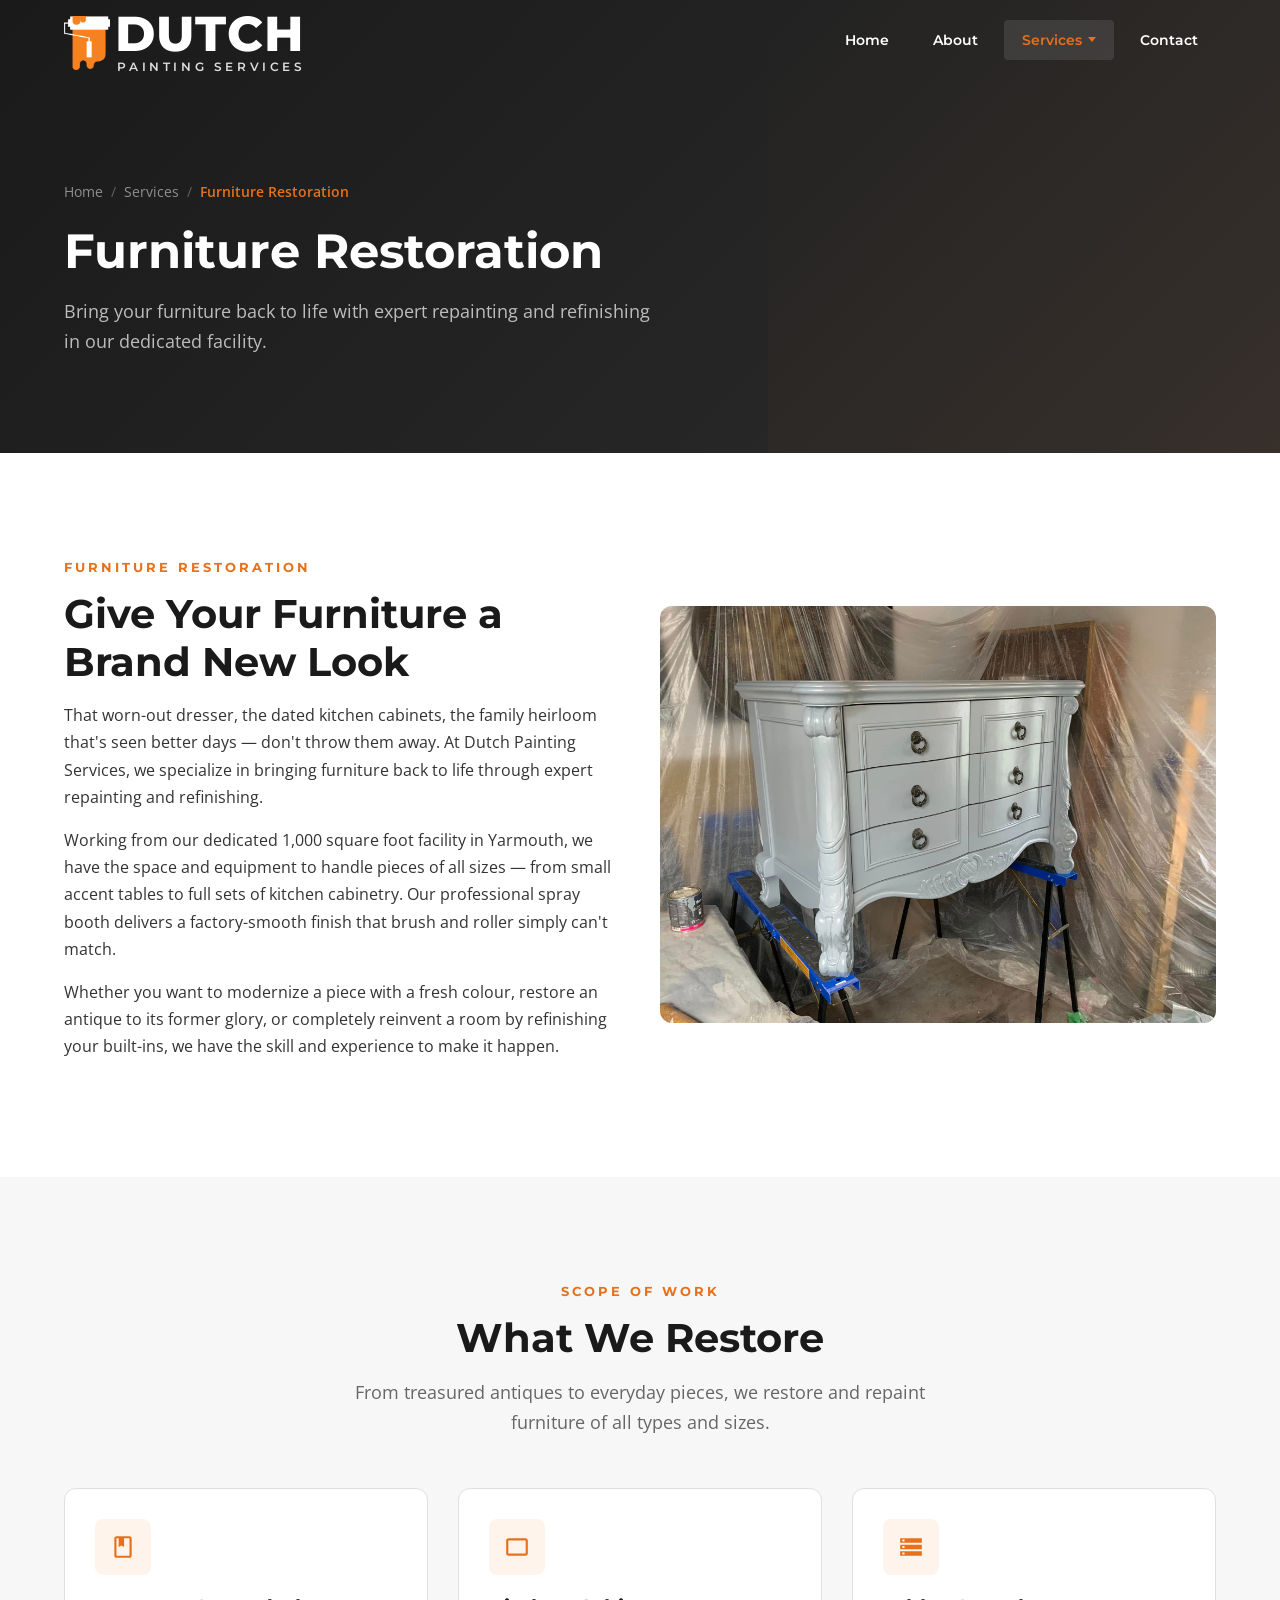
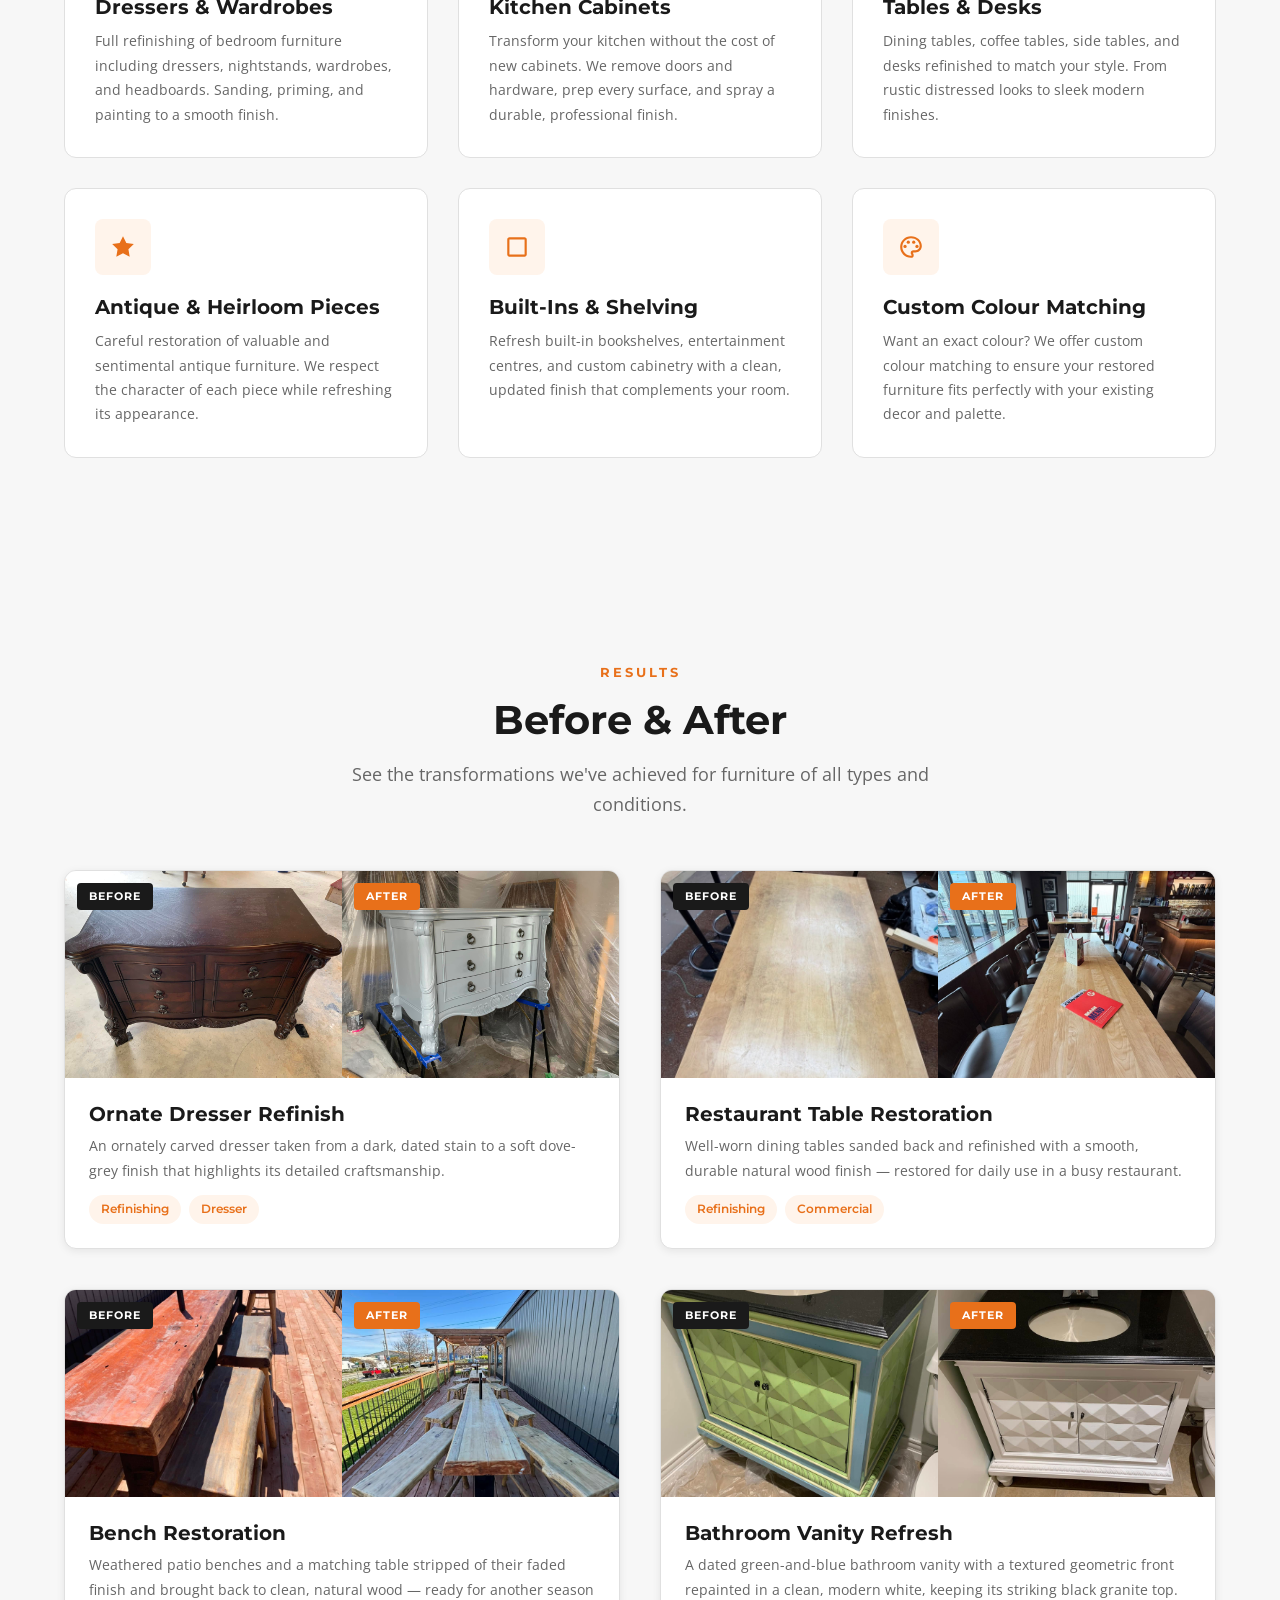
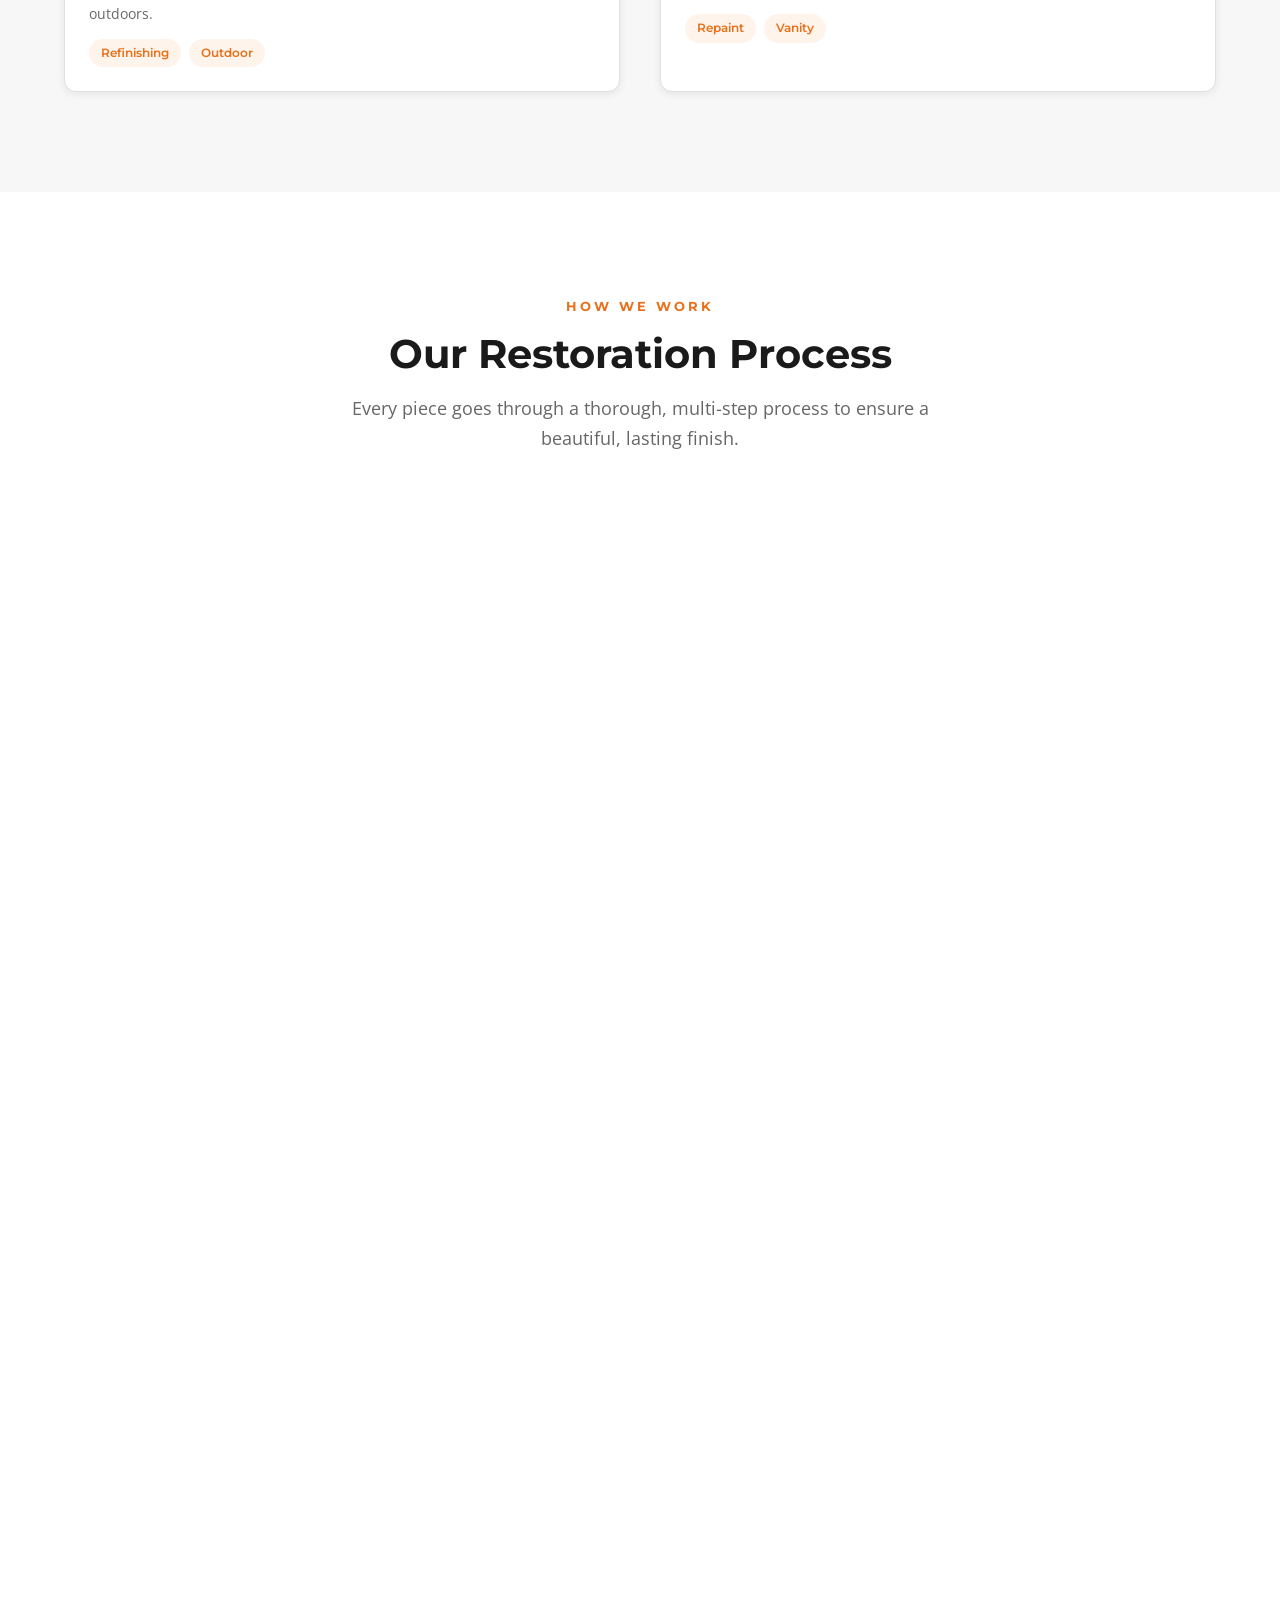
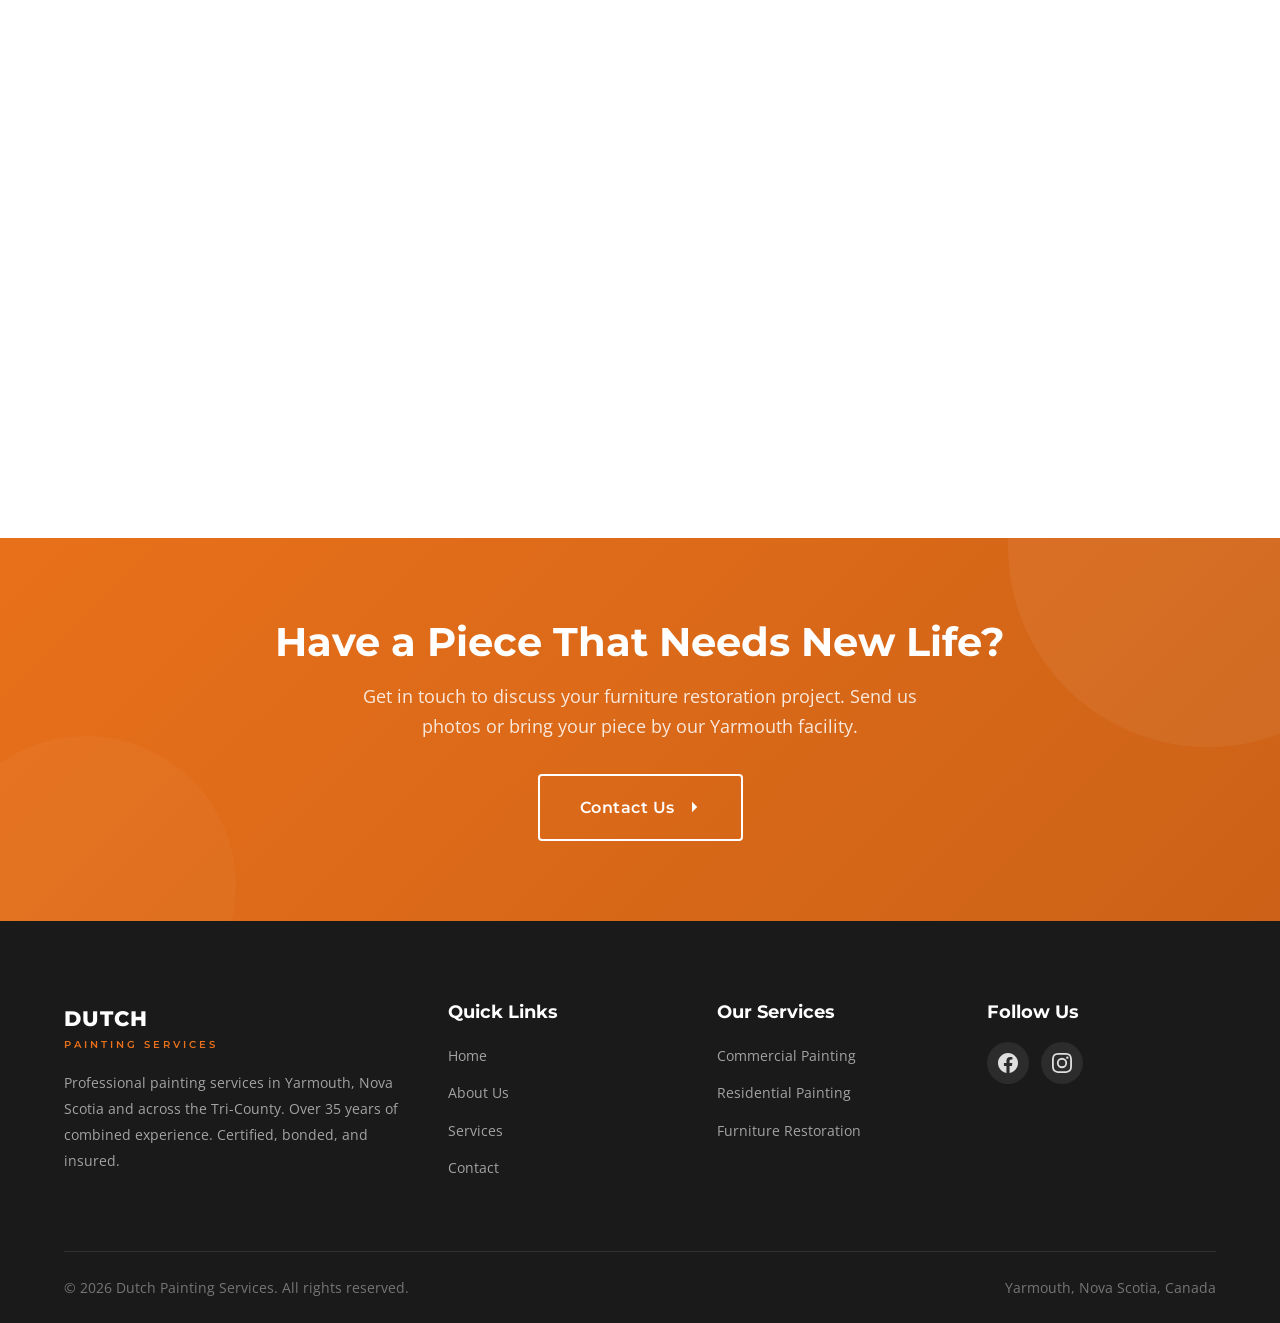
<file: services/furniture-restoration/index.html>
<!DOCTYPE html>
<html lang="en">
<head>
  <meta charset="UTF-8">
  <meta name="viewport" content="width=device-width, initial-scale=1.0">
  <meta name="theme-color" content="#1A1A1A">
  <title>Furniture Restoration &amp; Repainting | Dutch Painting Services — Yarmouth, NS</title>
  <meta name="description" content="Professional furniture restoration and repainting in Yarmouth, Nova Scotia. We bring old, worn, and dated furniture back to life with expert refinishing and spray painting in our 1,000 sq ft facility.">
  <meta name="keywords" content="furniture restoration Yarmouth, furniture repainting Nova Scotia, furniture refinishing Tri-County, cabinet painting, antique restoration, furniture spray painting">
  <meta name="robots" content="index, follow">
  <link rel="canonical" href="https://dutchpaintingservices.com/services/furniture-restoration/">

  <!-- Open Graph -->
  <meta property="og:title" content="Furniture Restoration &amp; Repainting — Dutch Painting Services">
  <meta property="og:description" content="Bring your furniture back to life. Expert restoration and repainting in Yarmouth, Nova Scotia.">
  <meta property="og:type" content="website">
  <meta property="og:url" content="https://dutchpaintingservices.com/services/furniture-restoration/">
  <meta property="og:locale" content="en_CA">

  <!-- Favicons & App Icons -->
  <link rel="icon" href="../../favicon.ico" sizes="any">
  <link rel="icon" type="image/png" sizes="16x16" href="../../images/favicon/favicon-16x16.png">
  <link rel="icon" type="image/png" sizes="32x32" href="../../images/favicon/favicon-32x32.png">
  <link rel="icon" type="image/png" sizes="48x48" href="../../images/favicon/favicon-48x48.png">
  <link rel="icon" type="image/png" sizes="96x96" href="../../images/favicon/favicon-96x96.png">
  <link rel="apple-touch-icon" sizes="180x180" href="../../apple-touch-icon.png">
  <link rel="manifest" href="../../site.webmanifest">
  <meta name="apple-mobile-web-app-title" content="Dutch Painting">
  <meta name="application-name" content="Dutch Painting Services">

  <!-- Fonts -->
  <link rel="preconnect" href="https://fonts.googleapis.com">
  <link rel="preconnect" href="https://fonts.gstatic.com" crossorigin>
  <link href="https://fonts.googleapis.com/css2?family=Montserrat:wght@400;500;600;700;800&family=Open+Sans:wght@400;500;600&display=swap" rel="stylesheet">

  <!-- Styles -->
  <link rel="stylesheet" href="../../css/styles.css?v=2">
</head>
<body>

  <!-- ===== HEADER ===== -->
  <header class="site-header">
    <div class="container">
      <a href="../../" class="logo">
        <img src="../../images/logo.png" alt="Dutch Painting Services logo" class="logo-mark">
        <span class="logo-text">
          <span class="logo-dutch">DUTCH</span>
          <span class="logo-painting">Painting Services</span>
        </span>
      </a>
      <nav class="main-nav" aria-label="Main navigation">
        <button class="mobile-nav-close" aria-label="Close menu">&times;</button>
        <ul>
          <li><a href="../../">Home</a></li>
          <li><a href="../../about/">About</a></li>
          <li class="has-dropdown">
            <a href="../../services/" class="active">Services</a>
            <ul class="dropdown">
              <li><a href="../../services/residential/">Residential Painting</a></li>
              <li><a href="../../services/commercial/">Commercial Painting</a></li>
              <li><a href="../../services/furniture-restoration/">Furniture Restoration</a></li>
            </ul>
          </li>
          <li><a href="../../contact/">Contact</a></li>
        </ul>
      </nav>
      <button class="mobile-menu-toggle" aria-label="Toggle navigation menu">
        <span></span>
        <span></span>
        <span></span>
      </button>
    </div>
  </header>

  <div class="mobile-overlay"></div>

  <!-- ===== PAGE HERO ===== -->
  <section class="page-hero">
    <div class="container">
      <div class="breadcrumb">
        <a href="../../">Home</a>
        <span>/</span>
        <a href="../../services/">Services</a>
        <span>/</span>
        <span class="current">Furniture Restoration</span>
      </div>
      <h1>Furniture Restoration</h1>
      <p>Bring your furniture back to life with expert repainting and refinishing in our dedicated facility.</p>
    </div>
  </section>

  <!-- ===== INTRO ===== -->
  <section class="section">
    <div class="container">
      <div class="grid-2">
        <div class="reveal-left">
          <span class="section-label">Furniture Restoration</span>
          <h2 class="section-title">Give Your Furniture a Brand New Look</h2>
          <p>That worn-out dresser, the dated kitchen cabinets, the family heirloom that's seen better days — don't throw them away. At Dutch Painting Services, we specialize in bringing furniture back to life through expert repainting and refinishing.</p>
          <p>Working from our dedicated 1,000 square foot facility in Yarmouth, we have the space and equipment to handle pieces of all sizes — from small accent tables to full sets of kitchen cabinetry. Our professional spray booth delivers a factory-smooth finish that brush and roller simply can't match.</p>
          <p>Whether you want to modernize a piece with a fresh colour, restore an antique to its former glory, or completely reinvent a room by refinishing your built-ins, we have the skill and experience to make it happen.</p>
        </div>
        <div class="facility-image reveal-right">
          <img src="../../images/Furniture%20Restoration/01-furniture-after.jpg" alt="Ornately carved dresser refinished in a soft dove-grey finish" loading="lazy">
        </div>
      </div>
    </div>
  </section>

  <!-- ===== SCOPE OF WORK ===== -->
  <section class="section bg-light">
    <div class="container">
      <div class="text-center reveal">
        <span class="section-label">Scope of Work</span>
        <h2 class="section-title">What We Restore</h2>
        <p class="section-subtitle centered">From treasured antiques to everyday pieces, we restore and repaint furniture of all types and sizes.</p>
      </div>

      <div class="scope-grid reveal-stagger" style="margin-top: 50px;">
        <div class="scope-item">
          <div class="scope-icon">
            <svg viewBox="0 0 24 24"><path d="M18 2H6c-1.1 0-2 .9-2 2v16c0 1.1.9 2 2 2h12c1.1 0 2-.9 2-2V4c0-1.1-.9-2-2-2zm0 18H6V4h2v8l2.5-1.5L13 12V4h5v16z"/></svg>
          </div>
          <h3>Dressers &amp; Wardrobes</h3>
          <p>Full refinishing of bedroom furniture including dressers, nightstands, wardrobes, and headboards. Sanding, priming, and painting to a smooth finish.</p>
        </div>
        <div class="scope-item">
          <div class="scope-icon">
            <svg viewBox="0 0 24 24"><path d="M20 4H4c-1.1 0-2 .9-2 2v12c0 1.1.9 2 2 2h16c1.1 0 2-.9 2-2V6c0-1.1-.9-2-2-2zm0 14H4V6h16v12z"/></svg>
          </div>
          <h3>Kitchen Cabinets</h3>
          <p>Transform your kitchen without the cost of new cabinets. We remove doors and hardware, prep every surface, and spray a durable, professional finish.</p>
        </div>
        <div class="scope-item">
          <div class="scope-icon">
            <svg viewBox="0 0 24 24"><path d="M2 20h20v-4H2v4zm2-3h2v2H4v-2zM2 4v4h20V4H2zm4 3H4V5h2v2zm-4 7h20v-4H2v4zm2-3h2v2H4v-2z"/></svg>
          </div>
          <h3>Tables &amp; Desks</h3>
          <p>Dining tables, coffee tables, side tables, and desks refinished to match your style. From rustic distressed looks to sleek modern finishes.</p>
        </div>
        <div class="scope-item">
          <div class="scope-icon">
            <svg viewBox="0 0 24 24"><path d="M12 2L15.09 8.26L22 9.27L17 14.14L18.18 21.02L12 17.77L5.82 21.02L7 14.14L2 9.27L8.91 8.26L12 2Z"/></svg>
          </div>
          <h3>Antique &amp; Heirloom Pieces</h3>
          <p>Careful restoration of valuable and sentimental antique furniture. We respect the character of each piece while refreshing its appearance.</p>
        </div>
        <div class="scope-item">
          <div class="scope-icon">
            <svg viewBox="0 0 24 24"><path d="M19 3H5c-1.1 0-2 .9-2 2v14c0 1.1.9 2 2 2h14c1.1 0 2-.9 2-2V5c0-1.1-.9-2-2-2zm0 16H5V5h14v14z"/></svg>
          </div>
          <h3>Built-Ins &amp; Shelving</h3>
          <p>Refresh built-in bookshelves, entertainment centres, and custom cabinetry with a clean, updated finish that complements your room.</p>
        </div>
        <div class="scope-item">
          <div class="scope-icon">
            <svg viewBox="0 0 24 24"><path d="M12 22C6.49 22 2 17.51 2 12S6.49 2 12 2s10 4.04 10 9c0 3.31-2.69 6-6 6h-1.77c-.28 0-.5.22-.5.5 0 .12.05.23.13.33.41.47.64 1.06.64 1.67A2.5 2.5 0 0112 22zm0-18c-4.41 0-8 3.59-8 8s3.59 8 8 8c.28 0 .5-.22.5-.5a.54.54 0 00-.14-.35c-.41-.46-.63-1.05-.63-1.65a2.5 2.5 0 012.5-2.5H16c2.21 0 4-1.79 4-4 0-3.86-3.59-7-8-7z"/><circle cx="6.5" cy="11.5" r="1.5"/><circle cx="9.5" cy="7.5" r="1.5"/><circle cx="14.5" cy="7.5" r="1.5"/><circle cx="17.5" cy="11.5" r="1.5"/></svg>
          </div>
          <h3>Custom Colour Matching</h3>
          <p>Want an exact colour? We offer custom colour matching to ensure your restored furniture fits perfectly with your existing decor and palette.</p>
        </div>
      </div>
    </div>
  </section>

  <!-- ===== BEFORE & AFTER ===== -->
  <section class="section bg-light">
    <div class="container">
      <div class="text-center reveal">
        <span class="section-label">Results</span>
        <h2 class="section-title">Before &amp; After</h2>
        <p class="section-subtitle centered">See the transformations we've achieved for furniture of all types and conditions.</p>
      </div>

      <div class="before-after-grid reveal-stagger" style="margin-top: 50px;">
        <div class="before-after-item">
          <div class="before-after-images">
            <div class="ba-image before">
              <span class="ba-label">Before</span>
              <img src="../../images/Furniture%20Restoration/01-furniture-before.jpg" alt="Ornately carved dresser in a dark stained finish before work" loading="lazy">
            </div>
            <div class="ba-image after">
              <span class="ba-label">After</span>
              <img src="../../images/Furniture%20Restoration/01-furniture-after.jpg" alt="Ornately carved dresser refinished in soft dove grey" loading="lazy">
            </div>
          </div>
          <div class="before-after-info">
            <h3>Ornate Dresser Refinish</h3>
            <p>An ornately carved dresser taken from a dark, dated stain to a soft dove-grey finish that highlights its detailed craftsmanship.</p>
            <div class="project-tags">
              <span class="project-tag">Refinishing</span>
              <span class="project-tag">Dresser</span>
            </div>
          </div>
        </div>

        <div class="before-after-item">
          <div class="before-after-images">
            <div class="ba-image before">
              <span class="ba-label">Before</span>
              <img src="../../images/Furniture%20Restoration/table-restoration-before.jpg" alt="Worn, scratched restaurant tabletop before refinishing" loading="lazy">
            </div>
            <div class="ba-image after">
              <span class="ba-label">After</span>
              <img src="../../images/Furniture%20Restoration/table-restoration-after.jpg" alt="Restaurant table refinished with a smooth natural wood finish and back in service" loading="lazy">
            </div>
          </div>
          <div class="before-after-info">
            <h3>Restaurant Table Restoration</h3>
            <p>Well-worn dining tables sanded back and refinished with a smooth, durable natural wood finish — restored for daily use in a busy restaurant.</p>
            <div class="project-tags">
              <span class="project-tag">Refinishing</span>
              <span class="project-tag">Commercial</span>
            </div>
          </div>
        </div>

        <div class="before-after-item">
          <div class="before-after-images">
            <div class="ba-image before">
              <span class="ba-label">Before</span>
              <img src="../../images/Furniture%20Restoration/bench-restoration-before.jpg" alt="Weathered, faded patio benches and bar table before restoration" loading="lazy">
            </div>
            <div class="ba-image after">
              <span class="ba-label">After</span>
              <img src="../../images/Furniture%20Restoration/bench-restoration-after.jpg" alt="Patio benches and table sanded back to clean, natural raw wood" loading="lazy">
            </div>
          </div>
          <div class="before-after-info">
            <h3>Bench Restoration</h3>
            <p>Weathered patio benches and a matching table stripped of their faded finish and brought back to clean, natural wood — ready for another season outdoors.</p>
            <div class="project-tags">
              <span class="project-tag">Refinishing</span>
              <span class="project-tag">Outdoor</span>
            </div>
          </div>
        </div>

        <div class="before-after-item">
          <div class="before-after-images">
            <div class="ba-image before">
              <span class="ba-label">Before</span>
              <img src="../../images/Furniture%20Restoration/04-furniture-before.jpg" alt="Dated green and blue bathroom vanity with textured front before refinishing" loading="lazy">
            </div>
            <div class="ba-image after">
              <span class="ba-label">After</span>
              <img src="../../images/Furniture%20Restoration/04-furniture-after.jpg" alt="Bathroom vanity refinished in clean modern white with black granite top" loading="lazy">
            </div>
          </div>
          <div class="before-after-info">
            <h3>Bathroom Vanity Refresh</h3>
            <p>A dated green-and-blue bathroom vanity with a textured geometric front repainted in a clean, modern white, keeping its striking black granite top.</p>
            <div class="project-tags">
              <span class="project-tag">Repaint</span>
              <span class="project-tag">Vanity</span>
            </div>
          </div>
        </div>
      </div>
    </div>
  </section>

  <!-- ===== OUR PROCESS ===== -->
  <section class="section">
    <div class="container">
      <div class="text-center reveal">
        <span class="section-label">How We Work</span>
        <h2 class="section-title">Our Restoration Process</h2>
        <p class="section-subtitle centered">Every piece goes through a thorough, multi-step process to ensure a beautiful, lasting finish.</p>
      </div>

      <div class="process-steps reveal" style="margin-top: 50px; max-width: 800px; margin-left: auto; margin-right: auto;">
        <div class="process-step">
          <div class="step-number">01</div>
          <div class="step-content">
            <h3>Consultation &amp; Assessment</h3>
            <p>Bring your piece to our facility or send us photos to discuss. We'll assess the condition, talk through your vision for the piece, and recommend the best approach — whether it's a full repaint, refinishing, or a more nuanced restoration.</p>
          </div>
        </div>
        <div class="process-step">
          <div class="step-number">02</div>
          <div class="step-content">
            <h3>Disassembly &amp; Preparation</h3>
            <p>We carefully disassemble removable components — doors, drawers, hardware, hinges. Every surface is then sanded, cleaned, and repaired. Dents, scratches, and imperfections are filled and smoothed for a flawless base.</p>
          </div>
        </div>
        <div class="process-step">
          <div class="step-number">03</div>
          <div class="step-content">
            <h3>Priming</h3>
            <p>A high-adhesion primer is applied to ensure the topcoat bonds properly and lasts. We select the right primer for each material — wood, laminate, MDF, or metal — to guarantee durability.</p>
          </div>
        </div>
        <div class="process-step">
          <div class="step-number">04</div>
          <div class="step-content">
            <h3>Spray Application</h3>
            <p>Using our professional spray booth, we apply multiple thin, even coats of your chosen colour and finish. Spray application delivers the smoothest, most consistent results — a true factory-quality look.</p>
          </div>
        </div>
        <div class="process-step">
          <div class="step-number">05</div>
          <div class="step-content">
            <h3>Reassembly &amp; Quality Check</h3>
            <p>Once fully cured, we reassemble the piece, reinstall hardware, and conduct a thorough quality inspection. Every surface is checked before we notify you that your piece is ready for pickup.</p>
          </div>
        </div>
      </div>
    </div>
  </section>

  <!-- ===== FACILITY ===== -->
  <section class="section">
    <div class="container">
      <div class="facility-content">
        <div class="facility-image reveal-left">
          <span class="placeholder-text" style="font-family: var(--font-heading); font-size: 0.8rem; color: #999; text-transform: uppercase; letter-spacing: 2px;">Facility Photo</span>
        </div>
        <div class="facility-text reveal-right">
          <span class="section-label">Our Facility</span>
          <h3>Dedicated 1,000 Sq Ft Workshop</h3>
          <p>Our restoration work is done in our fully equipped 1,000 square foot facility in Yarmouth. This dedicated space allows us to control every aspect of the refinishing process for the best possible results.</p>
          <div class="facility-features">
            <div class="facility-feature">
              <svg viewBox="0 0 24 24"><path d="M9 16.17L4.83 12l-1.42 1.41L9 19 21 7l-1.41-1.41L9 16.17z"/></svg>
              <p>Professional spray booth for a flawless, even finish</p>
            </div>
            <div class="facility-feature">
              <svg viewBox="0 0 24 24"><path d="M9 16.17L4.83 12l-1.42 1.41L9 19 21 7l-1.41-1.41L9 16.17z"/></svg>
              <p>Dust-free environment for clean, professional results</p>
            </div>
            <div class="facility-feature">
              <svg viewBox="0 0 24 24"><path d="M9 16.17L4.83 12l-1.42 1.41L9 19 21 7l-1.41-1.41L9 16.17z"/></svg>
              <p>Secure storage while your piece is being worked on</p>
            </div>
            <div class="facility-feature">
              <svg viewBox="0 0 24 24"><path d="M9 16.17L4.83 12l-1.42 1.41L9 19 21 7l-1.41-1.41L9 16.17z"/></svg>
              <p>Room for large pieces including full cabinet sets and dining suites</p>
            </div>
          </div>
        </div>
      </div>
    </div>
  </section>

  <!-- ===== CTA BANNER ===== -->
  <section class="cta-banner">
    <div class="container">
      <h2>Have a Piece That Needs New Life?</h2>
      <p>Get in touch to discuss your furniture restoration project. Send us photos or bring your piece by our Yarmouth facility.</p>
      <a href="../../contact/" class="btn btn-secondary btn-lg">Contact Us
        <svg viewBox="0 0 24 24"><path d="M5 12h14M12 5l7 7-7 7"/></svg>
      </a>
    </div>
  </section>

  <!-- ===== FOOTER ===== -->
  <footer class="site-footer">
    <div class="container">
      <div class="footer-grid">
        <div class="footer-col">
          <div class="footer-logo">
            <span class="logo-dutch">DUTCH</span>
            <span class="logo-painting">Painting Services</span>
          </div>
          <p>Professional painting services in Yarmouth, Nova Scotia and across the Tri-County. Over 35 years of combined experience. Certified, bonded, and insured.</p>
        </div>
        <div class="footer-col">
          <h3>Quick Links</h3>
          <ul>
            <li><a href="../../">Home</a></li>
            <li><a href="../../about/">About Us</a></li>
            <li><a href="../../services/">Services</a></li>
            <li><a href="../../contact/">Contact</a></li>
          </ul>
        </div>
        <div class="footer-col">
          <h3>Our Services</h3>
          <ul>
            <li><a href="../../services/commercial/">Commercial Painting</a></li>
            <li><a href="../../services/residential/">Residential Painting</a></li>
            <li><a href="../../services/furniture-restoration/">Furniture Restoration</a></li>
          </ul>
        </div>
        <div class="footer-col">
          <h3>Follow Us</h3>
          <div class="footer-socials">
            <a href="https://www.facebook.com/dutchpaintingservices" class="social-link" aria-label="Dutch Painting Services on Facebook" target="_blank" rel="noopener">
              <svg viewBox="0 0 24 24" aria-hidden="true"><path d="M24 12.073c0-6.627-5.373-12-12-12S0 5.446 0 12.073c0 5.99 4.388 10.954 10.125 11.854v-8.385H7.078v-3.47h3.047V9.43c0-3.007 1.792-4.669 4.533-4.669 1.312 0 2.686.235 2.686.235v2.953H15.83c-1.491 0-1.956.925-1.956 1.874v2.25h3.328l-.532 3.47h-2.796v8.385C19.612 23.027 24 18.062 24 12.073z"/></svg>
            </a>
            <a href="https://www.instagram.com/dutch.painting.services" class="social-link" aria-label="Dutch Painting Services on Instagram" target="_blank" rel="noopener">
              <svg viewBox="0 0 24 24" aria-hidden="true"><path d="M12 2.163c3.204 0 3.584.012 4.85.07 3.252.148 4.771 1.691 4.919 4.919.058 1.265.069 1.645.069 4.849 0 3.205-.012 3.584-.069 4.849-.149 3.225-1.664 4.771-4.919 4.919-1.266.058-1.644.07-4.85.07-3.204 0-3.584-.012-4.849-.07-3.26-.149-4.771-1.699-4.919-4.92-.058-1.265-.07-1.644-.07-4.849 0-3.204.013-3.583.07-4.849.149-3.227 1.664-4.771 4.919-4.919 1.266-.057 1.645-.069 4.849-.069zM12 0C8.741 0 8.333.014 7.053.072 2.695.272.273 2.69.073 7.052.014 8.333 0 8.741 0 12c0 3.259.014 3.668.072 4.948.2 4.358 2.618 6.78 6.98 6.98C8.333 23.986 8.741 24 12 24c3.259 0 3.668-.014 4.948-.072 4.354-.2 6.782-2.618 6.979-6.98.059-1.28.073-1.689.073-4.948 0-3.259-.014-3.667-.072-4.947-.196-4.354-2.617-6.78-6.979-6.98C15.668.014 15.259 0 12 0zm0 5.838a6.162 6.162 0 100 12.324 6.162 6.162 0 000-12.324zM12 16a4 4 0 110-8 4 4 0 010 8zm6.406-11.845a1.44 1.44 0 100 2.881 1.44 1.44 0 000-2.881z"/></svg>
            </a>
          </div>
        </div>
      </div>
      <div class="footer-bottom">
        <p>&copy; 2026 Dutch Painting Services. All rights reserved.</p>
        <p>Yarmouth, Nova Scotia, Canada</p>
      </div>
    </div>
  </footer>

  <!-- Project Modal -->
  <div class="project-modal" id="projectModal">
    <div class="project-modal-overlay"></div>
    <div class="project-modal-content">
      <button class="modal-close" aria-label="Close modal">&times;</button>
      <div class="modal-image-area">
        <span class="gallery-placeholder">Project Photo</span>
      </div>
      <div class="modal-info">
        <h3>Project Title</h3>
        <p class="modal-location"></p>
        <p class="modal-desc"></p>
        <div class="project-tags"></div>
      </div>
    </div>
  </div>

  <script src="../../js/main.js"></script>
</body>
</html>
</file>
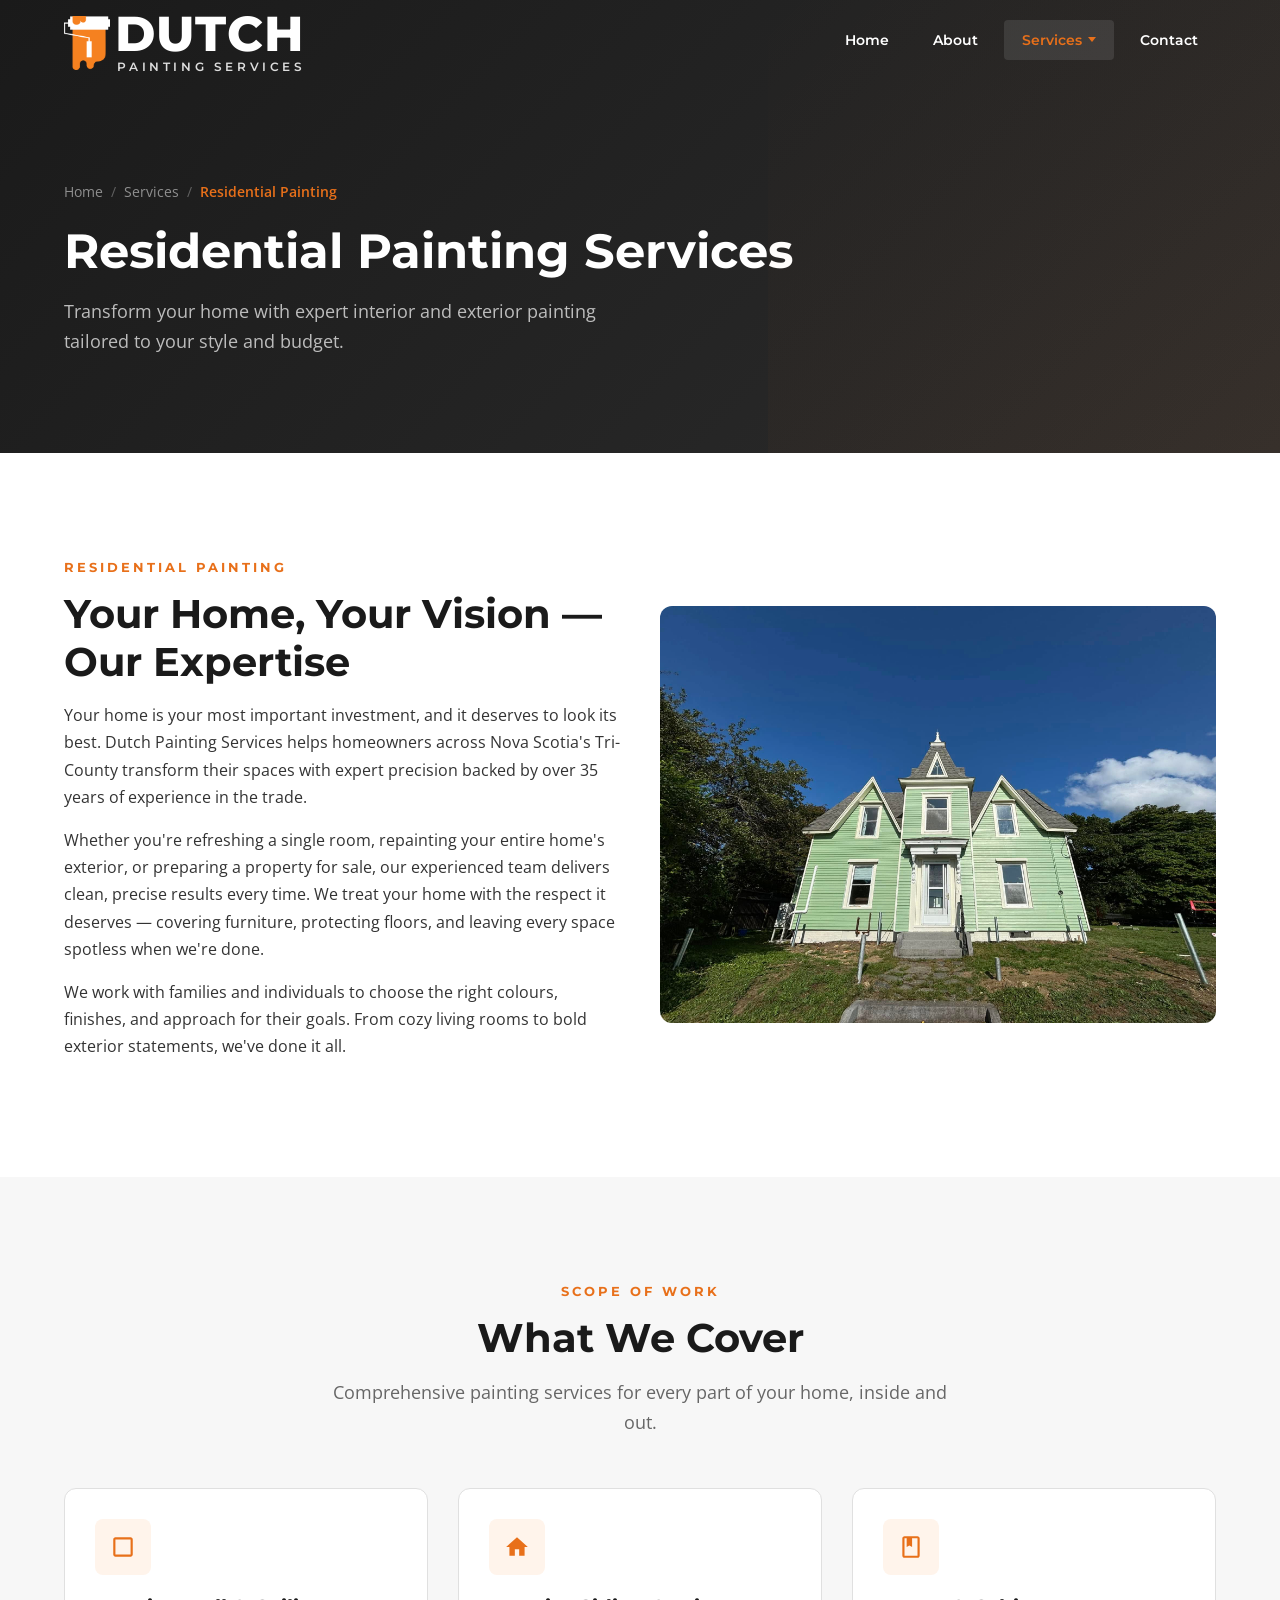
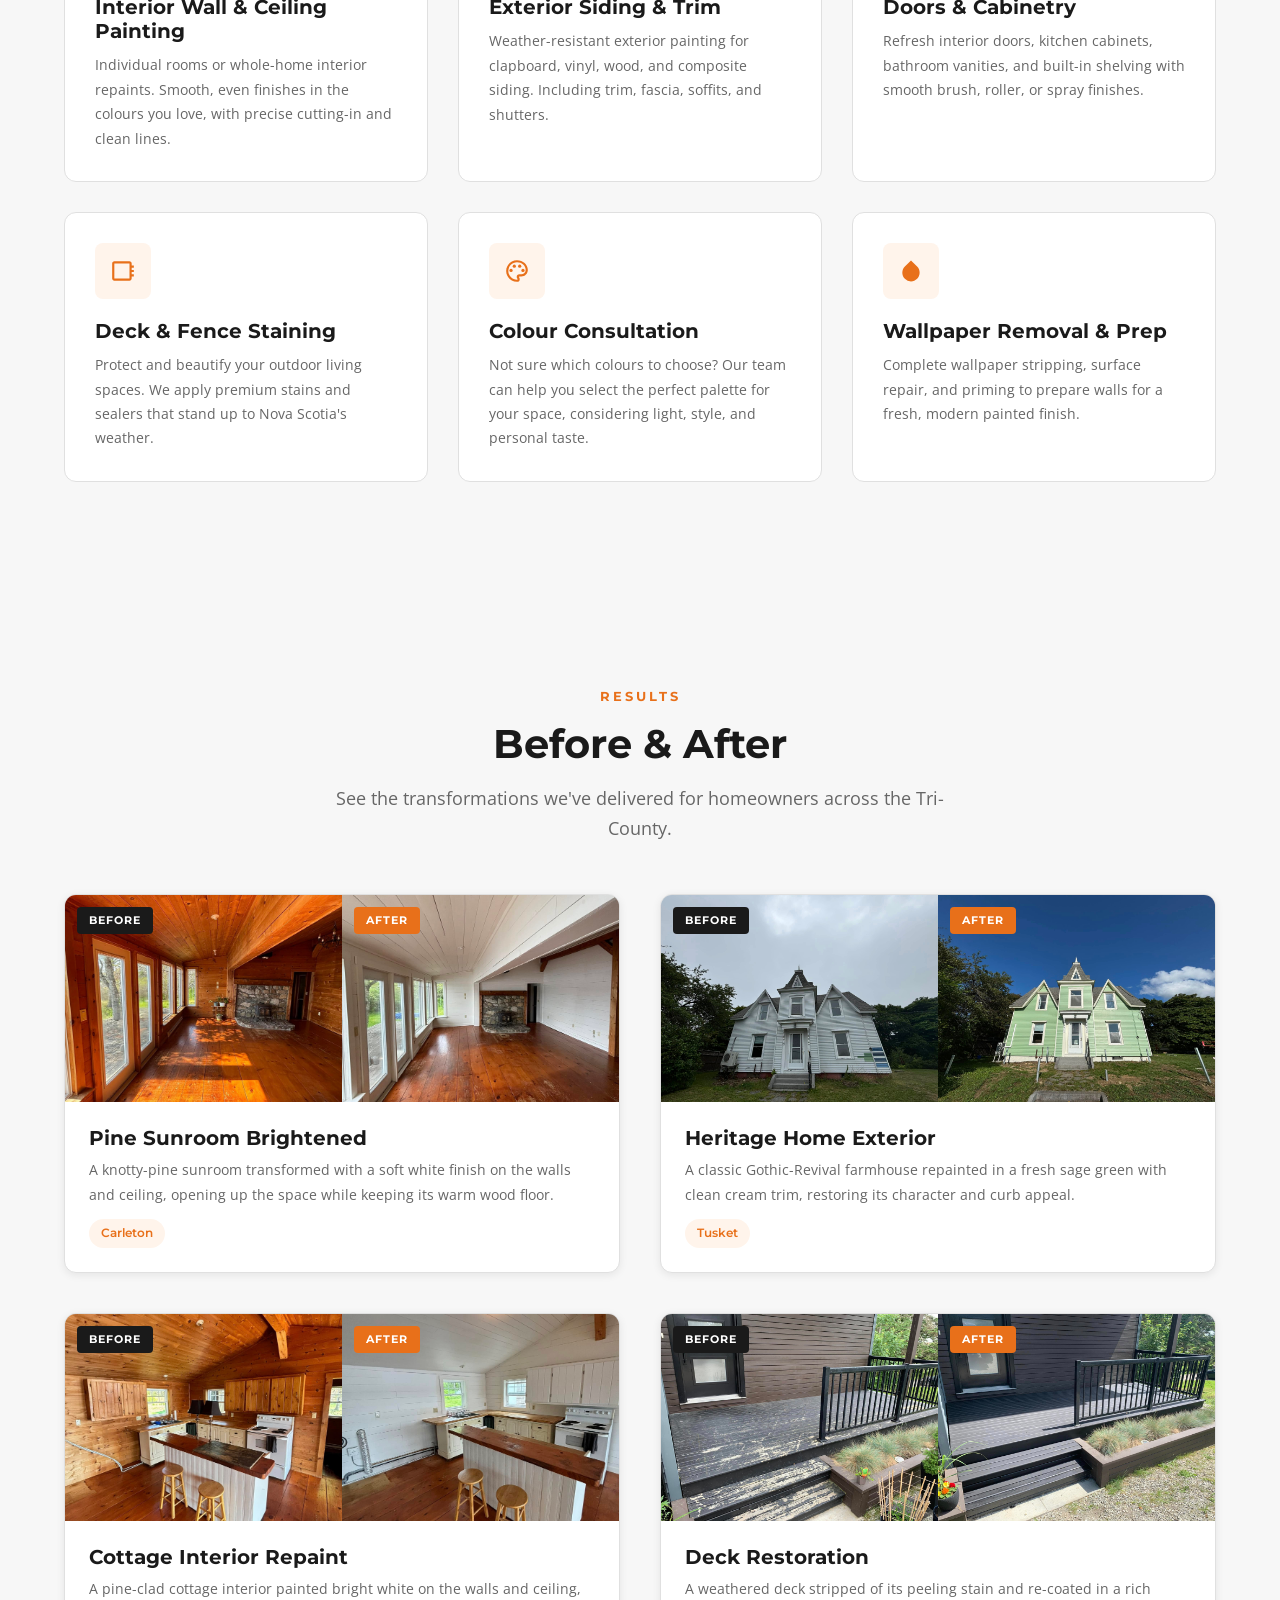
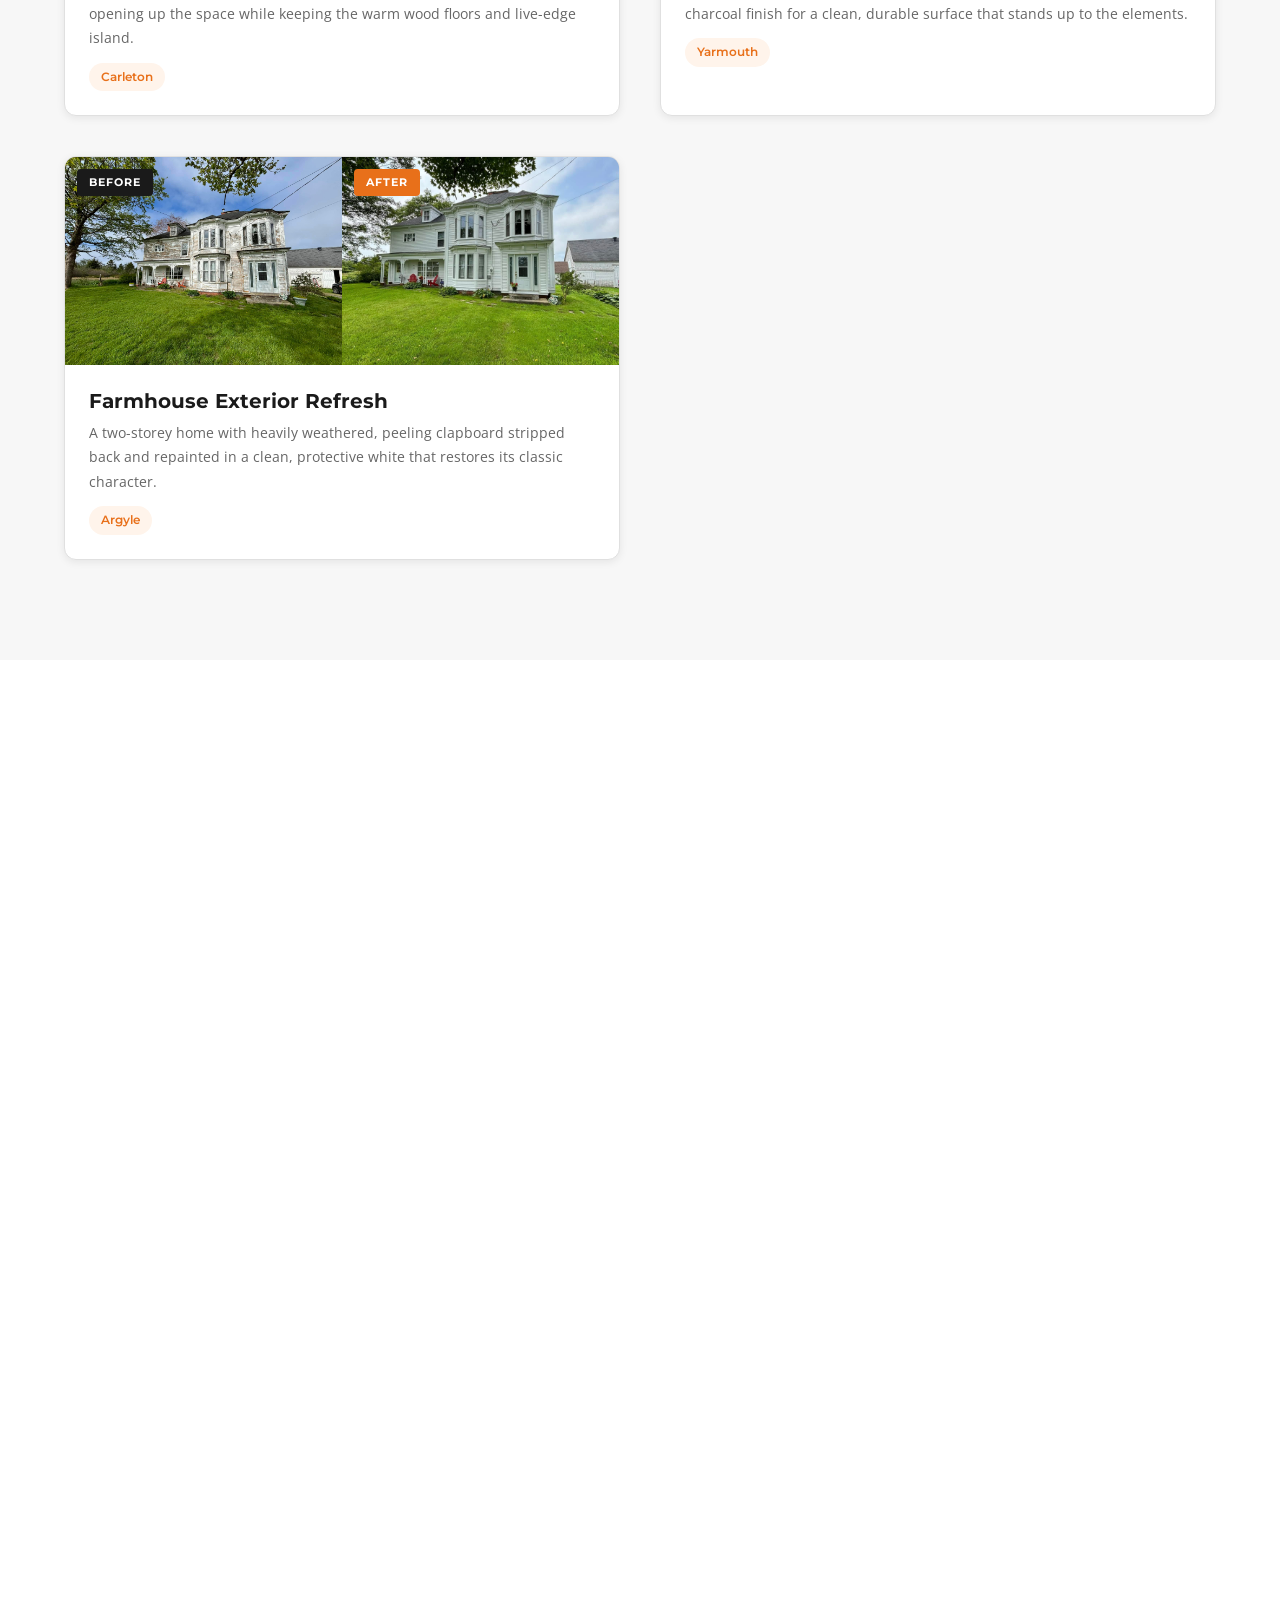
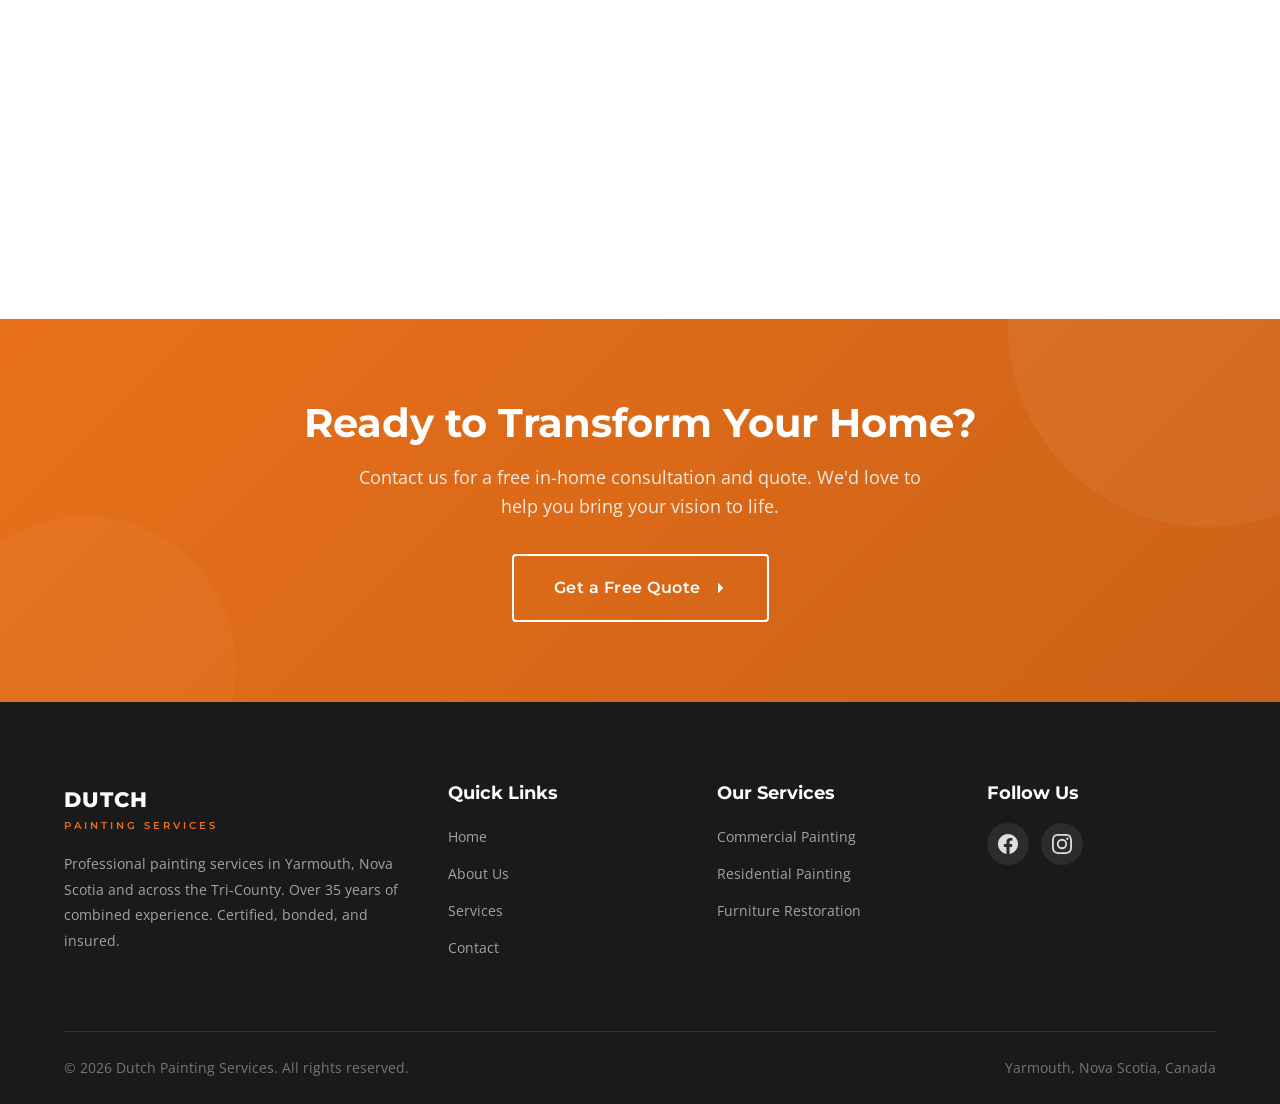
<file: services/residential/index.html>
<!DOCTYPE html>
<html lang="en">
<head>
  <meta charset="UTF-8">
  <meta name="viewport" content="width=device-width, initial-scale=1.0">
  <meta name="theme-color" content="#1A1A1A">
  <title>Residential Painting Services | Interior &amp; Exterior — Dutch Painting Services</title>
  <meta name="description" content="Expert residential painting services for homes across Nova Scotia's Tri-County. Interior and exterior painting, colour consultation, and meticulous preparation. Serving Yarmouth to Halifax with 35+ years of experience.">
  <meta name="keywords" content="residential painting Yarmouth, house painting Nova Scotia, interior painting Tri-County, exterior painting Halifax, home painter, residential painter">
  <meta name="robots" content="index, follow">
  <link rel="canonical" href="https://dutchpaintingservices.com/services/residential/">

  <!-- Open Graph -->
  <meta property="og:title" content="Residential Painting Services — Dutch Painting Services">
  <meta property="og:description" content="Expert interior and exterior house painting across Nova Scotia's Tri-County. Quality craftsmanship backed by 35+ years of experience.">
  <meta property="og:type" content="website">
  <meta property="og:url" content="https://dutchpaintingservices.com/services/residential/">
  <meta property="og:locale" content="en_CA">

  <!-- Favicons & App Icons -->
  <link rel="icon" href="../../favicon.ico" sizes="any">
  <link rel="icon" type="image/png" sizes="16x16" href="../../images/favicon/favicon-16x16.png">
  <link rel="icon" type="image/png" sizes="32x32" href="../../images/favicon/favicon-32x32.png">
  <link rel="icon" type="image/png" sizes="48x48" href="../../images/favicon/favicon-48x48.png">
  <link rel="icon" type="image/png" sizes="96x96" href="../../images/favicon/favicon-96x96.png">
  <link rel="apple-touch-icon" sizes="180x180" href="../../apple-touch-icon.png">
  <link rel="manifest" href="../../site.webmanifest">
  <meta name="apple-mobile-web-app-title" content="Dutch Painting">
  <meta name="application-name" content="Dutch Painting Services">

  <!-- Fonts -->
  <link rel="preconnect" href="https://fonts.googleapis.com">
  <link rel="preconnect" href="https://fonts.gstatic.com" crossorigin>
  <link href="https://fonts.googleapis.com/css2?family=Montserrat:wght@400;500;600;700;800&family=Open+Sans:wght@400;500;600&display=swap" rel="stylesheet">

  <!-- Styles -->
  <link rel="stylesheet" href="../../css/styles.css?v=2">
</head>
<body>

  <!-- ===== HEADER ===== -->
  <header class="site-header">
    <div class="container">
      <a href="../../" class="logo">
        <img src="../../images/logo.png" alt="Dutch Painting Services logo" class="logo-mark">
        <span class="logo-text">
          <span class="logo-dutch">DUTCH</span>
          <span class="logo-painting">Painting Services</span>
        </span>
      </a>
      <nav class="main-nav" aria-label="Main navigation">
        <button class="mobile-nav-close" aria-label="Close menu">&times;</button>
        <ul>
          <li><a href="../../">Home</a></li>
          <li><a href="../../about/">About</a></li>
          <li class="has-dropdown">
            <a href="../../services/" class="active">Services</a>
            <ul class="dropdown">
              <li><a href="../../services/residential/">Residential Painting</a></li>
              <li><a href="../../services/commercial/">Commercial Painting</a></li>
              <li><a href="../../services/furniture-restoration/">Furniture Restoration</a></li>
            </ul>
          </li>
          <li><a href="../../contact/">Contact</a></li>
        </ul>
      </nav>
      <button class="mobile-menu-toggle" aria-label="Toggle navigation menu">
        <span></span>
        <span></span>
        <span></span>
      </button>
    </div>
  </header>

  <div class="mobile-overlay"></div>

  <!-- ===== PAGE HERO ===== -->
  <section class="page-hero">
    <div class="container">
      <div class="breadcrumb">
        <a href="../../">Home</a>
        <span>/</span>
        <a href="../../services/">Services</a>
        <span>/</span>
        <span class="current">Residential Painting</span>
      </div>
      <h1>Residential Painting Services</h1>
      <p>Transform your home with expert interior and exterior painting tailored to your style and budget.</p>
    </div>
  </section>

  <!-- ===== INTRO ===== -->
  <section class="section">
    <div class="container">
      <div class="grid-2">
        <div class="reveal-left">
          <span class="section-label">Residential Painting</span>
          <h2 class="section-title">Your Home, Your Vision — Our Expertise</h2>
          <p>Your home is your most important investment, and it deserves to look its best. Dutch Painting Services helps homeowners across Nova Scotia's Tri-County transform their spaces with expert precision backed by over 35 years of experience in the trade.</p>
          <p>Whether you're refreshing a single room, repainting your entire home's exterior, or preparing a property for sale, our experienced team delivers clean, precise results every time. We treat your home with the respect it deserves — covering furniture, protecting floors, and leaving every space spotless when we're done.</p>
          <p>We work with families and individuals to choose the right colours, finishes, and approach for their goals. From cozy living rooms to bold exterior statements, we've done it all.</p>
        </div>
        <div class="facility-image reveal-right">
          <img src="../../images/Residential/481284761_615310151138782_5458233644232615452_n.jpg" alt="Freshly painted green heritage home with crisp white trim" loading="lazy">
        </div>
      </div>
    </div>
  </section>

  <!-- ===== SCOPE OF WORK ===== -->
  <section class="section bg-light">
    <div class="container">
      <div class="text-center reveal">
        <span class="section-label">Scope of Work</span>
        <h2 class="section-title">What We Cover</h2>
        <p class="section-subtitle centered">Comprehensive painting services for every part of your home, inside and out.</p>
      </div>

      <div class="scope-grid reveal-stagger" style="margin-top: 50px;">
        <div class="scope-item">
          <div class="scope-icon">
            <svg viewBox="0 0 24 24"><path d="M19 3H5c-1.1 0-2 .9-2 2v14c0 1.1.9 2 2 2h14c1.1 0 2-.9 2-2V5c0-1.1-.9-2-2-2zm0 16H5V5h14v14z"/></svg>
          </div>
          <h3>Interior Wall &amp; Ceiling Painting</h3>
          <p>Individual rooms or whole-home interior repaints. Smooth, even finishes in the colours you love, with precise cutting-in and clean lines.</p>
        </div>
        <div class="scope-item">
          <div class="scope-icon">
            <svg viewBox="0 0 24 24"><path d="M10 20v-6h4v6h5v-8h3L12 3 2 12h3v8z"/></svg>
          </div>
          <h3>Exterior Siding &amp; Trim</h3>
          <p>Weather-resistant exterior painting for clapboard, vinyl, wood, and composite siding. Including trim, fascia, soffits, and shutters.</p>
        </div>
        <div class="scope-item">
          <div class="scope-icon">
            <svg viewBox="0 0 24 24"><path d="M18 2H6c-1.1 0-2 .9-2 2v16c0 1.1.9 2 2 2h12c1.1 0 2-.9 2-2V4c0-1.1-.9-2-2-2zm0 18H6V4h2v8l2.5-1.5L13 12V4h5v16z"/></svg>
          </div>
          <h3>Doors &amp; Cabinetry</h3>
          <p>Refresh interior doors, kitchen cabinets, bathroom vanities, and built-in shelving with smooth brush, roller, or spray finishes.</p>
        </div>
        <div class="scope-item">
          <div class="scope-icon">
            <svg viewBox="0 0 24 24"><path d="M22 9V7h-2V5c0-1.1-.9-2-2-2H4c-1.1 0-2 .9-2 2v14c0 1.1.9 2 2 2h14c1.1 0 2-.9 2-2v-2h2v-2h-2v-2h2v-2h-2V9h2zm-4 10H4V5h14v14z"/></svg>
          </div>
          <h3>Deck &amp; Fence Staining</h3>
          <p>Protect and beautify your outdoor living spaces. We apply premium stains and sealers that stand up to Nova Scotia's weather.</p>
        </div>
        <div class="scope-item">
          <div class="scope-icon">
            <svg viewBox="0 0 24 24"><path d="M12 22C6.49 22 2 17.51 2 12S6.49 2 12 2s10 4.04 10 9c0 3.31-2.69 6-6 6h-1.77c-.28 0-.5.22-.5.5 0 .12.05.23.13.33.41.47.64 1.06.64 1.67A2.5 2.5 0 0112 22zm0-18c-4.41 0-8 3.59-8 8s3.59 8 8 8c.28 0 .5-.22.5-.5a.54.54 0 00-.14-.35c-.41-.46-.63-1.05-.63-1.65a2.5 2.5 0 012.5-2.5H16c2.21 0 4-1.79 4-4 0-3.86-3.59-7-8-7z"/><circle cx="6.5" cy="11.5" r="1.5"/><circle cx="9.5" cy="7.5" r="1.5"/><circle cx="14.5" cy="7.5" r="1.5"/><circle cx="17.5" cy="11.5" r="1.5"/></svg>
          </div>
          <h3>Colour Consultation</h3>
          <p>Not sure which colours to choose? Our team can help you select the perfect palette for your space, considering light, style, and personal taste.</p>
        </div>
        <div class="scope-item">
          <div class="scope-icon">
            <svg viewBox="0 0 24 24"><path d="M17.66 7.93L12 2.27 6.34 7.93c-3.12 3.12-3.12 8.19 0 11.31A7.98 7.98 0 0012 21.58c2.05 0 4.1-.78 5.66-2.34 3.12-3.12 3.12-8.19 0-11.31z"/></svg>
          </div>
          <h3>Wallpaper Removal &amp; Prep</h3>
          <p>Complete wallpaper stripping, surface repair, and priming to prepare walls for a fresh, modern painted finish.</p>
        </div>
      </div>
    </div>
  </section>

  <!-- ===== BEFORE & AFTER ===== -->
  <section class="section bg-light">
    <div class="container">
      <div class="text-center reveal">
        <span class="section-label">Results</span>
        <h2 class="section-title">Before &amp; After</h2>
        <p class="section-subtitle centered">See the transformations we've delivered for homeowners across the Tri-County.</p>
      </div>

      <div class="before-after-grid reveal-stagger" style="margin-top: 50px;">
        <div class="before-after-item">
          <div class="before-after-images">
            <div class="ba-image before">
              <span class="ba-label">Before</span>
              <img src="../../images/Residential/01-residential_before.jpg" alt="Knotty-pine sunroom before painting" loading="lazy">
            </div>
            <div class="ba-image after">
              <span class="ba-label">After</span>
              <img src="../../images/Residential/01-residential_after.jpg" alt="Sunroom brightened with white painted walls and ceiling" loading="lazy">
            </div>
          </div>
          <div class="before-after-info">
            <h3>Pine Sunroom Brightened</h3>
            <p>A knotty-pine sunroom transformed with a soft white finish on the walls and ceiling, opening up the space while keeping its warm wood floor.</p>
            <div class="project-tags">
              <span class="project-tag">Carleton</span>
            </div>
          </div>
        </div>

        <div class="before-after-item">
          <div class="before-after-images">
            <div class="ba-image before">
              <span class="ba-label">Before</span>
              <img src="../../images/Residential/02-residential-before.jpg" alt="Heritage farmhouse with faded exterior before repainting" loading="lazy">
            </div>
            <div class="ba-image after">
              <span class="ba-label">After</span>
              <img src="../../images/Residential/02-residential-after.jpg" alt="Heritage farmhouse repainted in sage green with cream trim" loading="lazy">
            </div>
          </div>
          <div class="before-after-info">
            <h3>Heritage Home Exterior</h3>
            <p>A classic Gothic-Revival farmhouse repainted in a fresh sage green with clean cream trim, restoring its character and curb appeal.</p>
            <div class="project-tags">
              <span class="project-tag">Tusket</span>
            </div>
          </div>
        </div>

        <div class="before-after-item">
          <div class="before-after-images">
            <div class="ba-image before">
              <span class="ba-label">Before</span>
              <img src="../../images/Residential/04-residential-before.jpg" alt="Pine-clad cottage interior with wood walls and ceiling before painting" loading="lazy">
            </div>
            <div class="ba-image after">
              <span class="ba-label">After</span>
              <img src="../../images/Residential/04-residential-after.jpg" alt="Cottage interior brightened with white painted walls and ceiling" loading="lazy">
            </div>
          </div>
          <div class="before-after-info">
            <h3>Cottage Interior Repaint</h3>
            <p>A pine-clad cottage interior painted bright white on the walls and ceiling, opening up the space while keeping the warm wood floors and live-edge island.</p>
            <div class="project-tags">
              <span class="project-tag">Carleton</span>
            </div>
          </div>
        </div>

        <div class="before-after-item">
          <div class="before-after-images">
            <div class="ba-image before">
              <span class="ba-label">Before</span>
              <img src="../../images/Residential/05-residential-before.jpg" alt="Weathered deck with heavily peeling stain before restaining" loading="lazy">
            </div>
            <div class="ba-image after">
              <span class="ba-label">After</span>
              <img src="../../images/Residential/05-residential-after.jpg" alt="Deck restained in a rich charcoal finish" loading="lazy">
            </div>
          </div>
          <div class="before-after-info">
            <h3>Deck Restoration</h3>
            <p>A weathered deck stripped of its peeling stain and re-coated in a rich charcoal finish for a clean, durable surface that stands up to the elements.</p>
            <div class="project-tags">
              <span class="project-tag">Yarmouth</span>
            </div>
          </div>
        </div>

        <div class="before-after-item">
          <div class="before-after-images">
            <div class="ba-image before">
              <span class="ba-label">Before</span>
              <img src="../../images/Residential/06-residential-before.jpg" alt="Two-storey farmhouse with heavily weathered, peeling clapboard before painting" loading="lazy">
            </div>
            <div class="ba-image after">
              <span class="ba-label">After</span>
              <img src="../../images/Residential/06-residential-after.jpg" alt="Two-storey farmhouse repainted in clean white clapboard" loading="lazy">
            </div>
          </div>
          <div class="before-after-info">
            <h3>Farmhouse Exterior Refresh</h3>
            <p>A two-storey home with heavily weathered, peeling clapboard stripped back and repainted in a clean, protective white that restores its classic character.</p>
            <div class="project-tags">
              <span class="project-tag">Argyle</span>
            </div>
          </div>
        </div>
      </div>
    </div>
  </section>

  <!-- ===== OUR PROCESS ===== -->
  <section class="section">
    <div class="container">
      <div class="text-center reveal">
        <span class="section-label">How We Work</span>
        <h2 class="section-title">Our Residential Painting Process</h2>
        <p class="section-subtitle centered">A careful, respectful approach that protects your home and delivers beautiful results.</p>
      </div>

      <div class="process-steps reveal" style="margin-top: 50px; max-width: 800px; margin-left: auto; margin-right: auto;">
        <div class="process-step">
          <div class="step-number">01</div>
          <div class="step-content">
            <h3>In-Home Consultation</h3>
            <p>We visit your home to discuss your vision, evaluate the surfaces, and understand exactly what you're looking for. We'll talk through colours, finishes, and any concerns you may have.</p>
          </div>
        </div>
        <div class="process-step">
          <div class="step-number">02</div>
          <div class="step-content">
            <h3>Clear &amp; Honest Quote</h3>
            <p>You'll receive a detailed, written quote covering all labour and materials. No hidden fees, no surprises. We'll agree on a timeline that works for your family's schedule.</p>
          </div>
        </div>
        <div class="process-step">
          <div class="step-number">03</div>
          <div class="step-content">
            <h3>Home Protection &amp; Prep</h3>
            <p>Before any paint is opened, we carefully protect your furniture, floors, and fixtures. Surfaces are cleaned, sanded, patched, and primed — because great prep means a great finish.</p>
          </div>
        </div>
        <div class="process-step">
          <div class="step-number">04</div>
          <div class="step-content">
            <h3>Expert Painting</h3>
            <p>Our trained technicians apply your chosen colours with precision, using the right technique for each surface. We take our time on edges, corners, and details that make the difference.</p>
          </div>
        </div>
        <div class="process-step">
          <div class="step-number">05</div>
          <div class="step-content">
            <h3>Walkthrough &amp; Spotless Cleanup</h3>
            <p>Once complete, we walk through the finished spaces with you to make sure you're delighted. We clean up thoroughly — your home is left looking better than when we arrived.</p>
          </div>
        </div>
      </div>
    </div>
  </section>

  <!-- ===== CTA BANNER ===== -->
  <section class="cta-banner">
    <div class="container">
      <h2>Ready to Transform Your Home?</h2>
      <p>Contact us for a free in-home consultation and quote. We'd love to help you bring your vision to life.</p>
      <a href="../../contact/" class="btn btn-secondary btn-lg">Get a Free Quote
        <svg viewBox="0 0 24 24"><path d="M5 12h14M12 5l7 7-7 7"/></svg>
      </a>
    </div>
  </section>

  <!-- ===== FOOTER ===== -->
  <footer class="site-footer">
    <div class="container">
      <div class="footer-grid">
        <div class="footer-col">
          <div class="footer-logo">
            <span class="logo-dutch">DUTCH</span>
            <span class="logo-painting">Painting Services</span>
          </div>
          <p>Professional painting services in Yarmouth, Nova Scotia and across the Tri-County. Over 35 years of combined experience. Certified, bonded, and insured.</p>
        </div>
        <div class="footer-col">
          <h3>Quick Links</h3>
          <ul>
            <li><a href="../../">Home</a></li>
            <li><a href="../../about/">About Us</a></li>
            <li><a href="../../services/">Services</a></li>
            <li><a href="../../contact/">Contact</a></li>
          </ul>
        </div>
        <div class="footer-col">
          <h3>Our Services</h3>
          <ul>
            <li><a href="../../services/commercial/">Commercial Painting</a></li>
            <li><a href="../../services/residential/">Residential Painting</a></li>
            <li><a href="../../services/furniture-restoration/">Furniture Restoration</a></li>
          </ul>
        </div>
        <div class="footer-col">
          <h3>Follow Us</h3>
          <div class="footer-socials">
            <a href="https://www.facebook.com/dutchpaintingservices" class="social-link" aria-label="Dutch Painting Services on Facebook" target="_blank" rel="noopener">
              <svg viewBox="0 0 24 24" aria-hidden="true"><path d="M24 12.073c0-6.627-5.373-12-12-12S0 5.446 0 12.073c0 5.99 4.388 10.954 10.125 11.854v-8.385H7.078v-3.47h3.047V9.43c0-3.007 1.792-4.669 4.533-4.669 1.312 0 2.686.235 2.686.235v2.953H15.83c-1.491 0-1.956.925-1.956 1.874v2.25h3.328l-.532 3.47h-2.796v8.385C19.612 23.027 24 18.062 24 12.073z"/></svg>
            </a>
            <a href="https://www.instagram.com/dutch.painting.services" class="social-link" aria-label="Dutch Painting Services on Instagram" target="_blank" rel="noopener">
              <svg viewBox="0 0 24 24" aria-hidden="true"><path d="M12 2.163c3.204 0 3.584.012 4.85.07 3.252.148 4.771 1.691 4.919 4.919.058 1.265.069 1.645.069 4.849 0 3.205-.012 3.584-.069 4.849-.149 3.225-1.664 4.771-4.919 4.919-1.266.058-1.644.07-4.85.07-3.204 0-3.584-.012-4.849-.07-3.26-.149-4.771-1.699-4.919-4.92-.058-1.265-.07-1.644-.07-4.849 0-3.204.013-3.583.07-4.849.149-3.227 1.664-4.771 4.919-4.919 1.266-.057 1.645-.069 4.849-.069zM12 0C8.741 0 8.333.014 7.053.072 2.695.272.273 2.69.073 7.052.014 8.333 0 8.741 0 12c0 3.259.014 3.668.072 4.948.2 4.358 2.618 6.78 6.98 6.98C8.333 23.986 8.741 24 12 24c3.259 0 3.668-.014 4.948-.072 4.354-.2 6.782-2.618 6.979-6.98.059-1.28.073-1.689.073-4.948 0-3.259-.014-3.667-.072-4.947-.196-4.354-2.617-6.78-6.979-6.98C15.668.014 15.259 0 12 0zm0 5.838a6.162 6.162 0 100 12.324 6.162 6.162 0 000-12.324zM12 16a4 4 0 110-8 4 4 0 010 8zm6.406-11.845a1.44 1.44 0 100 2.881 1.44 1.44 0 000-2.881z"/></svg>
            </a>
          </div>
        </div>
      </div>
      <div class="footer-bottom">
        <p>&copy; 2026 Dutch Painting Services. All rights reserved.</p>
        <p>Yarmouth, Nova Scotia, Canada</p>
      </div>
    </div>
  </footer>

  <!-- Project Modal -->
  <div class="project-modal" id="projectModal">
    <div class="project-modal-overlay"></div>
    <div class="project-modal-content">
      <button class="modal-close" aria-label="Close modal">&times;</button>
      <div class="modal-image-area">
        <span class="gallery-placeholder">Project Photo</span>
      </div>
      <div class="modal-info">
        <h3>Project Title</h3>
        <p class="modal-location"></p>
        <p class="modal-desc"></p>
        <div class="project-tags"></div>
      </div>
    </div>
  </div>

  <script src="../../js/main.js"></script>
</body>
</html>
</file>
<file: css/styles.css>
/* ============================================================
   Dutch Painting Services — Main Stylesheet
   Color Theme: Orange (#E8701A), White (#FFFFFF), Black (#1A1A1A)
   ============================================================ */

/* ----- CSS Custom Properties ----- */
:root {
  --orange: #E8701A;
  --orange-dark: #CC6217;
  --orange-light: #FFF4EB;
  --orange-glow: rgba(232, 112, 26, 0.15);
  --black: #1A1A1A;
  --dark-gray: #333333;
  --medium-gray: #666666;
  --light-gray: #999999;
  --border-gray: #E0E0E0;
  --bg-light: #F7F7F7;
  --bg-white: #FFFFFF;
  --white: #FFFFFF;
  --shadow-sm: 0 2px 8px rgba(0, 0, 0, 0.08);
  --shadow-md: 0 4px 20px rgba(0, 0, 0, 0.1);
  --shadow-lg: 0 8px 40px rgba(0, 0, 0, 0.12);
  --radius-sm: 4px;
  --radius-md: 8px;
  --radius-lg: 12px;
  --transition: 0.3s ease;
  --font-heading: 'Montserrat', sans-serif;
  --font-body: 'Open Sans', sans-serif;
  --container-width: 1200px;
}

/* ----- Reset & Base ----- */
*,
*::before,
*::after {
  margin: 0;
  padding: 0;
  box-sizing: border-box;
}

html {
  scroll-behavior: smooth;
  -webkit-text-size-adjust: 100%;
}

body {
  font-family: var(--font-body);
  font-size: 16px;
  line-height: 1.7;
  color: var(--black);
  background-color: var(--bg-white);
  -webkit-font-smoothing: antialiased;
  -moz-osx-font-smoothing: grayscale;
  overflow-x: hidden;
}

img {
  max-width: 100%;
  height: auto;
  display: block;
}

a {
  color: var(--orange);
  text-decoration: none;
  transition: color var(--transition);
}

a:hover {
  color: var(--orange-dark);
}

ul, ol {
  list-style: none;
}

button {
  border: none;
  background: none;
  cursor: pointer;
  font-family: inherit;
}

input, textarea, select {
  font-family: inherit;
  font-size: inherit;
}

/* ----- Typography ----- */
h1, h2, h3, h4, h5, h6 {
  font-family: var(--font-heading);
  font-weight: 700;
  line-height: 1.2;
  color: var(--black);
}

/* Keep the hidden attribute authoritative - the contact form relies on it
   for its error, success and "please specify" blocks. */
[hidden] {
  display: none !important;
}

h1 { font-size: 3.25rem; margin-bottom: 1rem; }
h2 { font-size: 2.5rem; margin-bottom: 0.75rem; }
h3 { font-size: 1.5rem; margin-bottom: 0.5rem; }
h4 { font-size: 1.25rem; margin-bottom: 0.5rem; }

p {
  margin-bottom: 1rem;
  color: var(--dark-gray);
}

.section-label {
  display: inline-block;
  font-family: var(--font-heading);
  font-size: 0.8rem;
  font-weight: 700;
  letter-spacing: 3px;
  text-transform: uppercase;
  color: var(--orange);
  margin-bottom: 0.75rem;
}

.section-title {
  font-size: 2.5rem;
  margin-bottom: 1rem;
}

.section-subtitle {
  font-size: 1.1rem;
  color: var(--medium-gray);
  max-width: 640px;
  line-height: 1.7;
}

.section-subtitle.centered {
  margin-left: auto;
  margin-right: auto;
}

.text-center {
  text-align: center;
}

/* ----- Layout ----- */
.container {
  width: 100%;
  max-width: var(--container-width);
  margin: 0 auto;
  padding: 0 24px;
}

.section {
  padding: 100px 0;
}

.section.bg-light {
  background-color: var(--bg-light);
}

.section.bg-orange {
  background-color: var(--orange);
}

.grid-2 {
  display: grid;
  grid-template-columns: repeat(2, 1fr);
  gap: 40px;
  align-items: center;
}

.grid-3 {
  display: grid;
  grid-template-columns: repeat(3, 1fr);
  gap: 30px;
}

.grid-4 {
  display: grid;
  grid-template-columns: repeat(4, 1fr);
  gap: 30px;
}

/* ----- Buttons ----- */
.btn {
  display: inline-flex;
  align-items: center;
  justify-content: center;
  gap: 8px;
  padding: 14px 32px;
  font-family: var(--font-heading);
  font-size: 0.95rem;
  font-weight: 600;
  border-radius: var(--radius-sm);
  transition: all var(--transition);
  cursor: pointer;
  border: 2px solid transparent;
  letter-spacing: 0.5px;
}

.btn-primary {
  background-color: var(--orange);
  color: var(--white);
  border-color: var(--orange);
}

.btn-primary:hover {
  background-color: var(--orange-dark);
  border-color: var(--orange-dark);
  color: var(--white);
  transform: translateY(-2px);
  box-shadow: 0 4px 15px rgba(232, 112, 26, 0.35);
}

.btn-secondary {
  background-color: transparent;
  color: var(--white);
  border-color: var(--white);
}

.btn-secondary:hover {
  background-color: var(--white);
  color: var(--orange);
  transform: translateY(-2px);
}

.btn-outline {
  background-color: transparent;
  color: var(--orange);
  border-color: var(--orange);
}

.btn-outline:hover {
  background-color: var(--orange);
  color: var(--white);
  transform: translateY(-2px);
  box-shadow: 0 4px 15px rgba(232, 112, 26, 0.35);
}

.btn-dark {
  background-color: var(--black);
  color: var(--white);
  border-color: var(--black);
}

.btn-dark:hover {
  background-color: #333;
  border-color: #333;
  color: var(--white);
  transform: translateY(-2px);
}

.btn-sm {
  padding: 10px 24px;
  font-size: 0.85rem;
}

.btn-lg {
  padding: 18px 40px;
  font-size: 1rem;
}

.btn svg {
  width: 18px;
  height: 18px;
  fill: currentColor;
  transition: transform var(--transition);
}

.btn:hover svg {
  transform: translateX(3px);
}

/* ============================================================
   HEADER & NAVIGATION
   ============================================================ */
.site-header {
  position: fixed;
  top: 0;
  left: 0;
  width: 100%;
  z-index: 1000;
  background: transparent;
  transition: all var(--transition);
}

.site-header.scrolled {
  background: rgba(26, 26, 26, 0.95);
  box-shadow: 0 2px 20px rgba(0, 0, 0, 0.3);
}

.site-header .container {
  display: flex;
  align-items: center;
  justify-content: space-between;
  height: 80px;
}

/* Logo */
.logo {
  display: flex;
  flex-direction: row;
  align-items: center;
  gap: 0.35rem;
  text-decoration: none;
}

.logo-mark {
  height: 3.4rem;
  width: auto;
  display: block;
  position: relative;
  top: 3px;
}

.logo-text {
  display: flex;
  flex-direction: column;
  line-height: 1.1;
}

.logo-dutch {
  font-family: var(--font-heading);
  font-size: 3.075rem;
  font-weight: 800;
  color: var(--white);
  letter-spacing: 1px;
  transition: color var(--transition);
}

.logo-painting {
  font-family: var(--font-heading);
  font-size: 0.765rem;
  font-weight: 600;
  color: rgba(255, 255, 255, 0.85);
  text-transform: uppercase;
  letter-spacing: 3.6px;
  transition: color var(--transition);
}

/* Nudge "Painting Services" right so the back of the P lines up with the back of the D */
.site-header .logo-painting {
  margin-left: 2px;
}

.site-header.scrolled .logo-dutch {
  color: var(--white);
}

.site-header.scrolled .logo-painting {
  color: var(--orange);
}

/* Main Navigation */
.main-nav ul {
  display: flex;
  align-items: center;
  gap: 8px;
}

.main-nav > ul > li > a {
  display: block;
  padding: 8px 18px;
  font-family: var(--font-heading);
  font-size: 0.9rem;
  font-weight: 600;
  color: var(--white);
  text-decoration: none;
  border-radius: var(--radius-sm);
  transition: all var(--transition);
}

.site-header.scrolled .main-nav > ul > li > a {
  color: var(--white);
}

.main-nav > ul > li > a:hover,
.main-nav > ul > li > a.active {
  color: var(--orange);
  background: rgba(255, 255, 255, 0.1);
}

/* Dropdown */
.has-dropdown {
  position: relative;
}

.has-dropdown > a {
  display: flex !important;
  align-items: center;
  gap: 6px;
}

.has-dropdown > a::after {
  content: '';
  width: 0;
  height: 0;
  border-left: 4px solid transparent;
  border-right: 4px solid transparent;
  border-top: 5px solid currentColor;
  transition: transform var(--transition);
}

.has-dropdown:hover > a::after,
.has-dropdown.open > a::after {
  transform: rotate(180deg);
}

.dropdown {
  position: absolute;
  top: 100%;
  left: 0;
  min-width: 240px;
  background: var(--white);
  border-radius: var(--radius-md);
  box-shadow: var(--shadow-lg);
  opacity: 0;
  visibility: hidden;
  transform: translateY(10px);
  transition: all var(--transition);
  padding: 8px 0;
  z-index: 100;
}

.has-dropdown:hover .dropdown {
  opacity: 1;
  visibility: visible;
  transform: translateY(0);
}

.dropdown li a {
  display: block;
  padding: 10px 20px;
  font-family: var(--font-heading);
  font-size: 0.85rem;
  font-weight: 500;
  color: var(--dark-gray);
  transition: all var(--transition);
}

.dropdown li a:hover {
  color: var(--orange);
  background: var(--orange-light);
  padding-left: 24px;
}

/* Mobile Menu Toggle */
.mobile-menu-toggle {
  display: none;
  flex-direction: column;
  justify-content: center;
  align-items: center;
  width: 44px;
  height: 44px;
  gap: 6px;
  cursor: pointer;
  z-index: 1001;
}

.mobile-menu-toggle span {
  display: block;
  width: 26px;
  height: 2px;
  background: var(--white);
  border-radius: 2px;
  transition: all var(--transition);
}

.site-header.scrolled .mobile-menu-toggle span {
  background: var(--white);
}

.mobile-menu-toggle.active span:nth-child(1) {
  transform: rotate(45deg) translate(5px, 6px);
}

.mobile-menu-toggle.active span:nth-child(2) {
  opacity: 0;
  transform: translateX(-10px);
}

.mobile-menu-toggle.active span:nth-child(3) {
  transform: rotate(-45deg) translate(5px, -6px);
}

/* In-drawer close button (mobile only) */
.mobile-nav-close {
  display: none;
  align-items: center;
  justify-content: center;
  width: 40px;
  height: 40px;
  padding: 0;
  border: none;
  background: var(--bg-light);
  color: var(--black);
  border-radius: 50%;
  font-size: 1.7rem;
  line-height: 1;
  cursor: pointer;
  transition: all var(--transition);
}

.mobile-nav-close:hover {
  background: var(--orange);
  color: var(--white);
}

/* Mobile Overlay */
.mobile-overlay {
  display: none;
  position: fixed;
  top: 0;
  left: 0;
  width: 100%;
  height: 100%;
  background: rgba(0, 0, 0, 0.5);
  z-index: 998;
  opacity: 0;
  pointer-events: none;
  transition: opacity var(--transition);
}

.mobile-overlay.active {
  opacity: 1;
  pointer-events: auto;
}

/* Inner-page header (non-homepage) */
.page-has-hero .site-header {
  background: transparent;
}

/* ============================================================
   HERO SECTION (HOME)
   ============================================================ */
.hero {
  position: relative;
  min-height: 100vh;
  display: flex;
  align-items: center;
  padding-top: 80px;
  overflow: hidden;
  background: linear-gradient(135deg, #1A1A1A 0%, #2C2C2C 50%, #3D3D3D 100%);
}

.hero-bg {
  position: absolute;
  top: 0;
  left: 0;
  width: 100%;
  height: 100%;
  background: linear-gradient(135deg, rgba(26, 26, 26, 0.86) 0%, rgba(26, 26, 26, 0.6) 100%);
  z-index: 1;
}

.hero-bg-image {
  position: absolute;
  top: 0;
  left: 0;
  width: 100%;
  height: 100%;
  background-image: url('../images/hero_lighthouse_background.jpg');
  background-size: cover;
  background-position: center;
}

.hero .container {
  position: relative;
  z-index: 2;
}

.hero-content {
  max-width: 700px;
}

.hero-badge {
  display: inline-flex;
  align-items: center;
  gap: 8px;
  background: rgba(232, 112, 26, 0.15);
  border: 1px solid rgba(232, 112, 26, 0.3);
  color: var(--orange);
  padding: 8px 20px;
  border-radius: 50px;
  font-family: var(--font-heading);
  font-size: 0.8rem;
  font-weight: 600;
  letter-spacing: 1px;
  text-transform: uppercase;
  margin-bottom: 24px;
}

.hero-badge svg {
  width: 16px;
  height: 16px;
  fill: var(--orange);
}

.hero h1 {
  font-size: 3.75rem;
  color: var(--white);
  margin-bottom: 20px;
  line-height: 1.1;
}

.hero h1 span {
  color: var(--orange);
}

.hero-text {
  font-size: 1.15rem;
  color: rgba(255, 255, 255, 0.8);
  margin-bottom: 36px;
  max-width: 560px;
  line-height: 1.8;
}

.hero-buttons {
  display: flex;
  gap: 16px;
  flex-wrap: wrap;
}

.hero-stats {
  display: flex;
  gap: 48px;
  margin-top: 60px;
  padding-top: 40px;
  border-top: 1px solid rgba(255, 255, 255, 0.15);
}

.hero-stat {
  text-align: left;
}

.hero-stat-number {
  display: block;
  font-family: var(--font-heading);
  font-size: 2.25rem;
  font-weight: 800;
  color: var(--orange);
}

.hero-stat-text {
  font-size: 0.85rem;
  color: rgba(255, 255, 255, 0.6);
  text-transform: uppercase;
  letter-spacing: 1px;
  font-weight: 600;
}

/* Decorative element */
.hero-decoration {
  position: absolute;
  right: -100px;
  bottom: -100px;
  width: 500px;
  height: 500px;
  border: 2px solid rgba(232, 112, 26, 0.1);
  border-radius: 50%;
  z-index: 1;
}

.hero-decoration::before {
  content: '';
  position: absolute;
  top: 40px;
  left: 40px;
  right: 40px;
  bottom: 40px;
  border: 2px solid rgba(232, 112, 26, 0.06);
  border-radius: 50%;
}

/* Hero two-column layout: text left, featured image right */
.hero-grid {
  display: grid;
  grid-template-columns: 1.05fr 0.95fr;
  align-items: center;
  gap: 56px;
}

.hero-visual {
  position: relative;
  align-self: stretch;
  min-height: 460px;
}

.hero-photo {
  position: absolute;
  inset: 0;
  display: block;
  width: 100%;
  height: 100%;
  object-fit: cover;
  object-position: center;
  border-radius: var(--radius-lg);
  box-shadow: 0 24px 60px rgba(0, 0, 0, 0.45);
}


/* ============================================================
   PAGE HERO (Inner Pages)
   ============================================================ */
.page-hero {
  position: relative;
  padding: 180px 0 80px;
  background: linear-gradient(135deg, #1A1A1A 0%, #2C2C2C 100%);
  overflow: hidden;
}

.page-hero::before {
  content: '';
  position: absolute;
  top: 0;
  right: 0;
  width: 40%;
  height: 100%;
  background: linear-gradient(135deg, transparent 0%, rgba(232, 112, 26, 0.06) 100%);
}

.page-hero h1 {
  color: var(--white);
  font-size: 3rem;
  margin-bottom: 16px;
}

.page-hero p {
  color: rgba(255, 255, 255, 0.7);
  font-size: 1.1rem;
  max-width: 600px;
}

.breadcrumb {
  display: flex;
  align-items: center;
  gap: 8px;
  margin-bottom: 20px;
  font-size: 0.85rem;
}

.breadcrumb a {
  color: rgba(255, 255, 255, 0.5);
  transition: color var(--transition);
}

.breadcrumb a:hover {
  color: var(--orange);
}

.breadcrumb span {
  color: rgba(255, 255, 255, 0.3);
}

.breadcrumb .current {
  color: var(--orange);
  font-weight: 600;
}

/* ============================================================
   TRUST BAR
   ============================================================ */
.trust-bar {
  background: var(--white);
  border-bottom: 1px solid var(--border-gray);
  padding: 30px 0;
}

.trust-bar-grid {
  display: grid;
  grid-template-columns: repeat(4, 1fr);
  gap: 30px;
}

.trust-item {
  display: flex;
  align-items: center;
  gap: 14px;
  padding: 0 20px;
  border-right: 1px solid var(--border-gray);
}

.trust-item:last-child {
  border-right: none;
}

.trust-icon {
  flex-shrink: 0;
  width: 48px;
  height: 48px;
  background: var(--orange-light);
  border-radius: 50%;
  display: flex;
  align-items: center;
  justify-content: center;
}

.trust-icon svg {
  width: 22px;
  height: 22px;
  fill: var(--orange);
}

.trust-text {
  font-family: var(--font-heading);
  font-size: 0.9rem;
  font-weight: 600;
  color: var(--black);
  line-height: 1.3;
}

.trust-text small {
  display: block;
  font-weight: 400;
  font-size: 0.78rem;
  color: var(--medium-gray);
  margin-top: 2px;
}

/* ============================================================
   SERVICE CARDS
   ============================================================ */
.service-card {
  background: var(--white);
  border-radius: var(--radius-lg);
  overflow: hidden;
  box-shadow: var(--shadow-sm);
  transition: all var(--transition);
  border: 1px solid var(--border-gray);
}

.service-card:hover {
  transform: translateY(-8px);
  box-shadow: var(--shadow-lg);
  border-color: var(--orange);
}

.service-card-image {
  height: 220px;
  background: linear-gradient(135deg, var(--orange-light) 0%, #FFE7D2 100%);
  position: relative;
  overflow: hidden;
  display: flex;
  align-items: center;
  justify-content: center;
}

.service-card-image .service-card-icon {
  width: 140px;
  height: 140px;
  object-fit: contain;
  transition: transform var(--transition);
}

.service-card:hover .service-card-image .service-card-icon {
  transform: scale(1.06);
}

.service-card-image .placeholder-text {
  font-family: var(--font-heading);
  font-size: 0.8rem;
  color: var(--light-gray);
  text-transform: uppercase;
  letter-spacing: 2px;
}

.service-card-content {
  padding: 30px;
}

.service-card-content h3 {
  font-size: 1.35rem;
  margin-bottom: 12px;
}

.service-card-content p {
  font-size: 0.95rem;
  color: var(--medium-gray);
  margin-bottom: 20px;
}

.service-card-link {
  display: inline-flex;
  align-items: center;
  gap: 8px;
  font-family: var(--font-heading);
  font-size: 0.85rem;
  font-weight: 600;
  color: var(--orange);
  text-decoration: none;
  transition: gap var(--transition);
}

.service-card-link:hover {
  gap: 12px;
  color: var(--orange-dark);
}

.service-card-link svg {
  width: 16px;
  height: 16px;
  fill: currentColor;
}

/* Detailed service cards (Services overview page) */
.service-card-detailed {
  background: var(--white);
  border-radius: var(--radius-lg);
  overflow: hidden;
  box-shadow: var(--shadow-sm);
  border: 1px solid var(--border-gray);
  transition: all var(--transition);
}

.service-card-detailed:hover {
  box-shadow: var(--shadow-lg);
  border-color: var(--orange);
}

.service-card-detailed .card-top {
  display: grid;
  grid-template-columns: 1fr 1fr;
}

.service-card-detailed .card-image {
  height: 100%;
  min-height: 280px;
  background: linear-gradient(135deg, var(--orange-light) 0%, #FFE7D2 100%);
  display: flex;
  align-items: center;
  justify-content: center;
}

.service-card-detailed .card-image .service-card-icon {
  width: 200px;
  height: 200px;
  object-fit: contain;
  transition: transform var(--transition);
}

.service-card-detailed:hover .card-image .service-card-icon {
  transform: scale(1.05);
}

.service-card-detailed .card-body {
  padding: 40px;
  display: flex;
  flex-direction: column;
  justify-content: center;
}

.service-card-detailed .card-body h2 {
  font-size: 1.75rem;
  margin-bottom: 16px;
}

.service-card-detailed .card-body p {
  margin-bottom: 24px;
}

.service-card-detailed .card-body ul {
  margin-bottom: 24px;
}

.service-card-detailed .card-body ul li {
  position: relative;
  padding-left: 20px;
  margin-bottom: 8px;
  font-size: 0.95rem;
  color: var(--dark-gray);
}

.service-card-detailed .card-body ul li::before {
  content: '';
  position: absolute;
  left: 0;
  top: 10px;
  width: 8px;
  height: 8px;
  background: var(--orange);
  border-radius: 50%;
}

/* ============================================================
   STATS SECTION
   ============================================================ */
.stats-grid {
  display: grid;
  grid-template-columns: repeat(4, 1fr);
  gap: 30px;
}

.stat-item {
  text-align: center;
  padding: 40px 20px;
}

.stat-number {
  font-family: var(--font-heading);
  font-size: 3rem;
  font-weight: 800;
  color: var(--orange);
  line-height: 1;
  margin-bottom: 8px;
}

.stat-label {
  font-family: var(--font-heading);
  font-size: 0.85rem;
  font-weight: 600;
  color: var(--medium-gray);
  text-transform: uppercase;
  letter-spacing: 1.5px;
}

/* ============================================================
   TESTIMONIALS
   ============================================================ */
.testimonial-wrapper {
  display: flex;
  align-items: center;
  justify-content: center;
  gap: 16px;
  max-width: 960px;
  margin: 0 auto;
  flex-wrap: wrap;
}

.testimonial-slider {
  position: relative;
  flex: 1;
  min-width: 0;
  max-width: 800px;
  overflow: hidden;
}

.testimonial-track {
  display: flex;
  transition: transform 0.5s ease;
}

.testimonial-slide {
  min-width: 100%;
  padding: 0 20px;
}

.testimonial-card {
  background: var(--white);
  border-radius: var(--radius-lg);
  padding: 48px;
  box-shadow: var(--shadow-md);
  text-align: center;
  position: relative;
}

.testimonial-card::before {
  content: '\201C';
  font-family: Georgia, serif;
  font-size: 6rem;
  color: var(--orange);
  opacity: 0.15;
  position: absolute;
  top: 10px;
  left: 30px;
  line-height: 1;
}

.testimonial-quote {
  font-size: 1.1rem;
  font-style: italic;
  color: var(--dark-gray);
  line-height: 1.8;
  margin-bottom: 24px;
  position: relative;
  z-index: 1;
}

.testimonial-author {
  font-family: var(--font-heading);
  font-weight: 700;
  color: var(--black);
  font-size: 1rem;
}

.testimonial-role {
  font-size: 0.85rem;
  color: var(--medium-gray);
  margin-top: 4px;
  margin-bottom: 0;
}

.slider-arrow {
  width: 44px;
  height: 44px;
  border-radius: 50%;
  border: 2px solid var(--border-gray);
  background: var(--white);
  color: var(--dark-gray);
  font-size: 1.2rem;
  cursor: pointer;
  display: flex;
  align-items: center;
  justify-content: center;
  transition: all var(--transition);
  padding: 0;
  flex-shrink: 0;
}

.slider-arrow:hover {
  border-color: var(--orange);
  color: var(--orange);
}

.slider-dots {
  width: 100%;
  display: flex;
  justify-content: center;
  gap: 2px;
  margin-top: 16px;
}

/* The dot stays 10px visually, but the button itself is 24px square so it
   can actually be tapped on a phone. The dot is drawn with an inset shadow
   so the extra area stays invisible. */
.slider-dot {
  width: 24px;
  height: 24px;
  padding: 0;
  border: none;
  background: transparent;
  border-radius: 50%;
  cursor: pointer;
  display: flex;
  align-items: center;
  justify-content: center;
  -webkit-tap-highlight-color: transparent;
}

.slider-dot::before {
  content: '';
  width: 10px;
  height: 10px;
  border-radius: 50%;
  background: var(--border-gray);
  transition: all var(--transition);
}

.slider-dot.active::before {
  background: var(--orange);
  transform: scale(1.2);
}

.slider-dot:focus-visible {
  outline: 2px solid var(--orange);
  outline-offset: 2px;
}

/* ============================================================
   PORTFOLIO / GALLERY
   ============================================================ */
.gallery-grid {
  display: grid;
  grid-template-columns: repeat(3, 1fr);
  gap: 20px;
}

.gallery-item {
  position: relative;
  border-radius: var(--radius-md);
  overflow: hidden;
  aspect-ratio: 4 / 3;
  background: linear-gradient(135deg, #E8E8E8 0%, #D0D0D0 100%);
  cursor: pointer;
}

.gallery-item-overlay {
  position: absolute;
  bottom: 0;
  left: 0;
  right: 0;
  padding: 24px;
  background: linear-gradient(transparent, rgba(0, 0, 0, 0.8));
  transform: translateY(100%);
  transition: transform var(--transition);
}

.gallery-item:hover .gallery-item-overlay {
  transform: translateY(0);
}

.gallery-item-overlay h3 {
  color: var(--white);
  font-size: 1rem;
  margin-bottom: 4px;
}

.gallery-item-overlay p {
  color: rgba(255, 255, 255, 0.7);
  font-size: 0.85rem;
  margin-bottom: 0;
}

.gallery-placeholder {
  width: 100%;
  height: 100%;
  display: flex;
  align-items: center;
  justify-content: center;
  font-family: var(--font-heading);
  font-size: 0.75rem;
  color: var(--light-gray);
  text-transform: uppercase;
  letter-spacing: 2px;
}

/* Real project photos filling the gallery tiles, before/after slots and modal */
.gallery-item > img {
  width: 100%;
  height: 100%;
  object-fit: cover;
  display: block;
  transition: transform var(--transition);
}

.gallery-item:hover > img {
  transform: scale(1.05);
}

.ba-image > img {
  position: absolute;
  inset: 0;
  width: 100%;
  height: 100%;
  object-fit: cover;
  z-index: 0;
}

.ba-image .ba-label {
  z-index: 2;
}

.modal-image-area > img {
  width: 100%;
  height: 100%;
  object-fit: cover;
}

/* Photo slideshow */
.slideshow {
  position: relative;
  border-radius: var(--radius-lg);
  overflow: hidden;
  aspect-ratio: 16 / 9;
  background: var(--bg-light);
}

.slideshow-track {
  display: flex;
  height: 100%;
  transition: transform 0.6s ease;
}

.slideshow-slide {
  min-width: 100%;
  height: 100%;
  background: linear-gradient(135deg, #E0E0E0 0%, #CCCCCC 100%);
  display: flex;
  align-items: center;
  justify-content: center;
  position: relative;
}

.slideshow-slide .slide-info {
  position: absolute;
  bottom: 0;
  left: 0;
  right: 0;
  padding: 30px;
  background: linear-gradient(transparent, rgba(0, 0, 0, 0.7));
}

.slideshow-slide .slide-info h4 {
  color: var(--white);
  margin-bottom: 4px;
}

.slideshow-slide .slide-info p {
  color: rgba(255, 255, 255, 0.7);
  font-size: 0.9rem;
  margin-bottom: 0;
}

.slideshow-controls {
  position: absolute;
  bottom: 20px;
  right: 20px;
  display: flex;
  gap: 8px;
  z-index: 5;
}

.slideshow-btn {
  width: 44px;
  height: 44px;
  border-radius: 50%;
  background: rgba(255, 255, 255, 0.2);
  backdrop-filter: blur(4px);
  display: flex;
  align-items: center;
  justify-content: center;
  cursor: pointer;
  transition: all var(--transition);
  border: 1px solid rgba(255, 255, 255, 0.3);
}

.slideshow-btn:hover {
  background: var(--orange);
  border-color: var(--orange);
}

.slideshow-btn svg {
  width: 18px;
  height: 18px;
  fill: var(--white);
}

/* ============================================================
   BEFORE & AFTER
   ============================================================ */
.before-after-grid {
  display: grid;
  grid-template-columns: repeat(2, 1fr);
  gap: 40px;
}

.before-after-item {
  background: var(--white);
  border-radius: var(--radius-lg);
  overflow: hidden;
  box-shadow: var(--shadow-sm);
  border: 1px solid var(--border-gray);
}

.before-after-images {
  display: grid;
  grid-template-columns: 1fr 1fr;
}

.ba-image {
  aspect-ratio: 4 / 3;
  background: linear-gradient(135deg, #E0E0E0 0%, #CCCCCC 100%);
  display: flex;
  align-items: center;
  justify-content: center;
  position: relative;
}

.ba-image .ba-label {
  position: absolute;
  top: 12px;
  left: 12px;
  padding: 4px 12px;
  font-family: var(--font-heading);
  font-size: 0.7rem;
  font-weight: 700;
  text-transform: uppercase;
  letter-spacing: 1px;
  border-radius: var(--radius-sm);
}

.ba-image.before .ba-label {
  background: var(--black);
  color: var(--white);
}

.ba-image.after .ba-label {
  background: var(--orange);
  color: var(--white);
}

.before-after-info {
  padding: 24px;
}

.before-after-info h3 {
  /* pinned: these were h4 before, keep the same size */
  font-size: 1.25rem;
  margin-bottom: 8px;
}

.before-after-info p {
  font-size: 0.9rem;
  color: var(--medium-gray);
  margin-bottom: 0;
}

.before-after-info .project-tags {
  display: flex;
  gap: 8px;
  margin-top: 12px;
  flex-wrap: wrap;
}

.before-after-info .project-tag {
  padding: 4px 12px;
  background: var(--orange-light);
  color: var(--orange);
  font-size: 0.75rem;
  font-weight: 600;
  border-radius: 50px;
  font-family: var(--font-heading);
}

/* ============================================================
   PROCESS STEPS
   ============================================================ */
.process-steps {
  counter-reset: step;
}

.process-step {
  display: grid;
  grid-template-columns: 80px 1fr;
  gap: 30px;
  padding: 40px 0;
  border-bottom: 1px solid var(--border-gray);
  align-items: start;
}

.process-step:last-child {
  border-bottom: none;
}

.step-number {
  width: 70px;
  height: 70px;
  background: var(--orange-light);
  border-radius: 50%;
  display: flex;
  align-items: center;
  justify-content: center;
  font-family: var(--font-heading);
  font-size: 1.5rem;
  font-weight: 800;
  color: var(--orange);
  flex-shrink: 0;
}

.step-content h3 {
  margin-bottom: 12px;
  font-size: 1.3rem;
}

.step-content p {
  font-size: 0.95rem;
  color: var(--medium-gray);
  margin-bottom: 0;
}

/* ============================================================
   SCOPE OF WORK
   ============================================================ */
.scope-grid {
  display: grid;
  grid-template-columns: repeat(3, 1fr);
  gap: 30px;
}

.scope-item {
  padding: 30px;
  background: var(--white);
  border-radius: var(--radius-lg);
  border: 1px solid var(--border-gray);
  transition: all var(--transition);
}

.scope-item:hover {
  border-color: var(--orange);
  box-shadow: var(--shadow-md);
}

.scope-icon {
  width: 56px;
  height: 56px;
  background: var(--orange-light);
  border-radius: var(--radius-md);
  display: flex;
  align-items: center;
  justify-content: center;
  margin-bottom: 20px;
}

.scope-icon svg {
  width: 26px;
  height: 26px;
  fill: var(--orange);
}

.scope-item h3 {
  /* pinned: these were h4 before, keep the same size */
  font-size: 1.25rem;
  margin-bottom: 10px;
}

.scope-item p {
  font-size: 0.9rem;
  color: var(--medium-gray);
  margin-bottom: 0;
}

/* ============================================================
   CTA BANNER
   ============================================================ */
.cta-banner {
  padding: 80px 0;
  background: linear-gradient(135deg, var(--orange) 0%, var(--orange-dark) 100%);
  position: relative;
  overflow: hidden;
}

.cta-banner::before {
  content: '';
  position: absolute;
  top: -50%;
  right: -10%;
  width: 400px;
  height: 400px;
  background: rgba(255, 255, 255, 0.05);
  border-radius: 50%;
}

.cta-banner::after {
  content: '';
  position: absolute;
  bottom: -30%;
  left: -5%;
  width: 300px;
  height: 300px;
  background: rgba(255, 255, 255, 0.03);
  border-radius: 50%;
}

.cta-banner .container {
  position: relative;
  z-index: 1;
  text-align: center;
}

.cta-banner h2 {
  color: var(--white);
  font-size: 2.5rem;
  margin-bottom: 16px;
}

.cta-banner p {
  color: rgba(255, 255, 255, 0.85);
  font-size: 1.1rem;
  max-width: 600px;
  margin: 0 auto 32px;
}

/* ============================================================
   CLIENTS / PARTNERS
   ============================================================ */
.clients-grid {
  display: grid;
  grid-template-columns: repeat(3, 1fr);
  gap: 20px;
  align-items: center;
}

a.client-logo {
  text-decoration: none;
}

.client-logo {
  aspect-ratio: 5 / 3;
  background: var(--bg-light);
  border-radius: var(--radius-md);
  display: flex;
  align-items: center;
  justify-content: center;
  padding: 16px;
  transition: all var(--transition);
  border: 1px solid transparent;
}

.client-logo:hover {
  border-color: var(--border-gray);
  box-shadow: var(--shadow-sm);
}

.client-logo img {
  max-width: 100%;
  max-height: 100%;
  object-fit: contain;
}

.client-logo span {
  font-family: var(--font-heading);
  font-size: 0.75rem;
  font-weight: 600;
  color: var(--light-gray);
  text-transform: uppercase;
  letter-spacing: 1px;
  text-align: center;
}

/* ============================================================
   ABOUT PAGE
   ============================================================ */
.story-content {
  display: grid;
  grid-template-columns: 1fr 1fr;
  gap: 60px;
  align-items: center;
}

.story-image {
  aspect-ratio: 3 / 4;
  max-width: 440px;
  background: linear-gradient(135deg, #E8E8E8 0%, #D0D0D0 100%);
  border-radius: var(--radius-lg);
  position: relative;
  display: flex;
  align-items: center;
  justify-content: center;
}

.story-photo {
  width: 100%;
  height: 100%;
  object-fit: cover;
  object-position: center;
  border-radius: var(--radius-lg);
}

.story-image .year-badge {
  position: absolute;
  bottom: -20px;
  right: 30px;
  background: var(--orange);
  color: var(--white);
  padding: 16px 24px;
  border-radius: var(--radius-md);
  font-family: var(--font-heading);
  text-align: center;
  box-shadow: var(--shadow-md);
}

.year-badge .year-number {
  display: block;
  font-size: 2rem;
  font-weight: 800;
  line-height: 1;
}

.year-badge .year-text {
  font-size: 0.7rem;
  text-transform: uppercase;
  letter-spacing: 2px;
  font-weight: 600;
  opacity: 0.9;
}

.story-text h2 {
  margin-bottom: 20px;
}

.story-text p {
  margin-bottom: 16px;
  line-height: 1.8;
}

/* Team Section */
.team-grid {
  display: grid;
  grid-template-columns: repeat(3, 1fr);
  gap: 30px;
}

.team-card {
  text-align: center;
  background: var(--white);
  border-radius: var(--radius-lg);
  overflow: hidden;
  box-shadow: var(--shadow-sm);
  border: 1px solid var(--border-gray);
  transition: all var(--transition);
}

.team-card:hover {
  box-shadow: var(--shadow-md);
  transform: translateY(-4px);
}

.team-photo {
  aspect-ratio: 1;
  background: linear-gradient(135deg, #E8E8E8 0%, #D0D0D0 100%);
  display: flex;
  align-items: center;
  justify-content: center;
  overflow: hidden;
}

/* Headshots are pre-cropped to matching 800x800 squares, so they drop into
   the square card box at identical size and framing. cover + centre keeps
   that true if a future photo arrives at a different ratio. */
.team-photo img {
  display: block;
  width: 100%;
  height: 100%;
  object-fit: cover;
  object-position: center;
}

.placeholder-text {
  font-family: var(--font-heading);
  font-size: 0.8rem;
  color: #999;
  text-transform: uppercase;
  letter-spacing: 2px;
  text-align: center;
  padding: 0 12px;
}

.team-card-info {
  padding: 24px;
}

.team-card-info h3 {
  font-size: 1.15rem;
  margin-bottom: 4px;
}

.team-card-info p {
  font-size: 0.9rem;
  color: var(--medium-gray);
  margin-bottom: 0;
}

/* Values */
.values-grid {
  display: grid;
  grid-template-columns: repeat(3, 1fr);
  gap: 30px;
}

.value-card {
  text-align: center;
  padding: 40px 30px;
  background: var(--white);
  border-radius: var(--radius-lg);
  border: 1px solid var(--border-gray);
  transition: all var(--transition);
}

.value-card:hover {
  border-color: var(--orange);
  box-shadow: var(--shadow-md);
}

.value-icon {
  width: 64px;
  height: 64px;
  background: var(--orange-light);
  border-radius: 50%;
  display: flex;
  align-items: center;
  justify-content: center;
  margin: 0 auto 20px;
}

.value-icon svg {
  width: 28px;
  height: 28px;
  fill: var(--orange);
}

.value-card h3 {
  margin-bottom: 10px;
  font-size: 1.15rem;
}

.value-card p {
  font-size: 0.9rem;
  color: var(--medium-gray);
  margin-bottom: 0;
}

/* Recognition */
.recognition-card {
  display: grid;
  grid-template-columns: auto 1fr;
  gap: 40px;
  align-items: center;
  background: var(--white);
  border-radius: var(--radius-lg);
  padding: 48px;
  box-shadow: var(--shadow-md);
  border-left: 4px solid var(--orange);
}

.recognition-icon {
  width: 80px;
  height: 80px;
  background: var(--orange-light);
  border-radius: 50%;
  display: flex;
  align-items: center;
  justify-content: center;
}

.recognition-icon svg {
  width: 36px;
  height: 36px;
  fill: var(--orange);
}

.recognition-content h3 {
  font-size: 1.35rem;
  margin-bottom: 12px;
}

.recognition-content p {
  color: var(--medium-gray);
  margin-bottom: 0;
}

/* ============================================================
   FACILITY SECTION
   ============================================================ */
.facility-content {
  display: grid;
  grid-template-columns: 1fr 1fr;
  gap: 60px;
  align-items: center;
}

.facility-image {
  aspect-ratio: 4 / 3;
  background: linear-gradient(135deg, #E8E8E8 0%, #D0D0D0 100%);
  border-radius: var(--radius-lg);
  display: flex;
  align-items: center;
  justify-content: center;
  overflow: hidden;
}

.facility-image > img {
  width: 100%;
  height: 100%;
  object-fit: cover;
}

.facility-text h3 {
  font-size: 1.75rem;
  margin-bottom: 16px;
}

.facility-features {
  margin-top: 20px;
}

.facility-feature {
  display: flex;
  align-items: start;
  gap: 14px;
  padding: 12px 0;
}

.facility-feature svg {
  width: 22px;
  height: 22px;
  fill: var(--orange);
  flex-shrink: 0;
  margin-top: 2px;
}

.facility-feature p {
  margin-bottom: 0;
  font-size: 0.95rem;
}

/* ============================================================
   PROJECT MODAL / LIGHTBOX (Desktop Only)
   ============================================================ */
.project-modal {
  display: none;
  position: fixed;
  top: 0;
  left: 0;
  width: 100%;
  height: 100%;
  z-index: 2000;
  align-items: center;
  justify-content: center;
  padding: 40px;
}

.project-modal.active {
  display: flex;
}

.project-modal-overlay {
  position: absolute;
  top: 0;
  left: 0;
  width: 100%;
  height: 100%;
  background: rgba(0, 0, 0, 0.75);
  cursor: pointer;
}

.project-modal-content {
  position: relative;
  background: var(--white);
  border-radius: var(--radius-lg);
  max-width: 800px;
  width: 100%;
  max-height: 85vh;
  overflow-y: auto;
  z-index: 1;
  animation: modalIn 0.3s ease;
}

@keyframes modalIn {
  from {
    opacity: 0;
    transform: scale(0.95) translateY(10px);
  }
  to {
    opacity: 1;
    transform: scale(1) translateY(0);
  }
}

.modal-close {
  position: absolute;
  top: 16px;
  right: 16px;
  width: 40px;
  height: 40px;
  background: var(--white);
  border: 1px solid var(--border-gray);
  border-radius: 50%;
  display: flex;
  align-items: center;
  justify-content: center;
  font-size: 1.25rem;
  color: var(--dark-gray);
  cursor: pointer;
  z-index: 2;
  transition: all var(--transition);
}

.modal-close:hover {
  background: var(--black);
  color: var(--white);
  border-color: var(--black);
}

.modal-image-area {
  width: 100%;
  aspect-ratio: 16 / 10;
  background: linear-gradient(135deg, #E8E8E8 0%, #D0D0D0 100%);
  border-radius: var(--radius-lg) var(--radius-lg) 0 0;
  display: flex;
  align-items: center;
  justify-content: center;
  position: relative;
  overflow: hidden;
}

.modal-ba-images {
  display: grid;
  grid-template-columns: 1fr 1fr;
  width: 100%;
  height: 100%;
}

.modal-ba-images .ba-image {
  aspect-ratio: auto;
  height: 100%;
}

.modal-info {
  padding: 32px;
}

.modal-info h3 {
  font-size: 1.5rem;
  margin-bottom: 12px;
}

.modal-info p {
  font-size: 0.95rem;
  color: var(--medium-gray);
  line-height: 1.7;
  margin-bottom: 16px;
}

.modal-info p:last-child {
  margin-bottom: 0;
}

.modal-info .project-tags {
  display: flex;
  gap: 8px;
  flex-wrap: wrap;
}

.modal-info .project-tag {
  padding: 4px 12px;
  background: var(--orange-light);
  color: var(--orange);
  font-size: 0.75rem;
  font-weight: 600;
  border-radius: 50px;
  font-family: var(--font-heading);
}

.modal-info .modal-location {
  font-size: 0.85rem;
  color: var(--orange);
  font-weight: 600;
  font-family: var(--font-heading);
}

/* ============================================================
   CONTACT PAGE
   ============================================================ */
.contact-section {
  padding-top: 40px;
}

.contact-grid {
  display: grid;
  grid-template-columns: 1fr;
  gap: 40px;
}

.contact-form-section { order: 1; }
.contact-info-card { order: 2; }

.contact-info-card {
  background: var(--black);
  border-radius: var(--radius-lg);
  padding: 48px;
  color: var(--white);
}

.contact-info-card h2 {
  color: var(--white);
  font-size: 1.5rem;
  margin-bottom: 8px;
}

.contact-info-card > p {
  color: rgba(255, 255, 255, 0.6);
  margin-bottom: 32px;
}

.contact-detail {
  display: flex;
  align-items: start;
  gap: 16px;
  margin-bottom: 28px;
}

.contact-detail:last-child {
  margin-bottom: 0;
}

.contact-detail-icon {
  width: 44px;
  height: 44px;
  background: rgba(232, 112, 26, 0.15);
  border-radius: 50%;
  display: flex;
  align-items: center;
  justify-content: center;
  flex-shrink: 0;
}

.contact-detail-icon svg {
  width: 20px;
  height: 20px;
  fill: var(--orange);
}

.contact-detail-text h3 {
  color: var(--white);
  font-size: 1rem;
  margin-bottom: 4px;
}

.contact-detail-text p {
  color: rgba(255, 255, 255, 0.6);
  font-size: 0.9rem;
  margin-bottom: 0;
}

.contact-detail-text a {
  color: var(--orange);
}

.contact-detail-text a:hover {
  text-decoration: underline;
}

/* Business hours */
.business-hours {
  margin-top: 32px;
  padding-top: 32px;
  border-top: 1px solid rgba(255, 255, 255, 0.1);
}

.business-hours h4 {
  color: var(--white);
  margin-bottom: 16px;
}

/* Contact socials */
.contact-socials {
  margin-top: 32px;
  padding-top: 32px;
  border-top: 1px solid rgba(255, 255, 255, 0.1);
}

.contact-socials h4 {
  color: var(--white);
  margin-bottom: 16px;
}

/* Landscape row of contact details under the intro */
.contact-details-row {
  display: flex;
  flex-wrap: wrap;
  gap: 24px 40px;
  margin-top: 8px;
}

.contact-details-row .contact-detail {
  margin-bottom: 0;
  flex: 1 1 220px;
}

.contact-details-row .contact-socials {
  margin-top: 0;
  padding-top: 0;
  border-top: none;
  flex: 1 1 220px;
}

.hours-row {
  display: flex;
  justify-content: space-between;
  padding: 8px 0;
  font-size: 0.9rem;
}

.hours-row .day {
  color: rgba(255, 255, 255, 0.6);
}

.hours-row .time {
  color: var(--white);
  font-weight: 600;
}

/* Contact Form Placeholder */
.contact-form-section {
  background: var(--white);
  border-radius: var(--radius-lg);
  padding: 48px;
  box-shadow: var(--shadow-sm);
  border: 1px solid var(--border-gray);
}

.contact-form-section h2 {
  font-size: 1.5rem;
  margin-bottom: 8px;
}

.contact-form-section > p {
  color: var(--medium-gray);
  margin-bottom: 32px;
}

.contact-form .form-row {
  display: grid;
  grid-template-columns: 1fr 1fr;
  gap: 20px;
}

.contact-form .form-group {
  margin-bottom: 20px;
}

.contact-form label {
  display: block;
  font-family: var(--font-heading);
  font-size: 0.85rem;
  font-weight: 600;
  color: var(--dark-gray);
  margin-bottom: 8px;
}

.contact-form .required {
  color: var(--orange);
}

.contact-form input,
.contact-form select,
.contact-form textarea {
  width: 100%;
  padding: 13px 16px;
  border: 1px solid var(--border-gray);
  border-radius: var(--radius-sm);
  background: var(--bg-light);
  color: var(--dark-gray);
  transition: border-color var(--transition), background var(--transition), box-shadow var(--transition);
}

.contact-form input::placeholder,
.contact-form textarea::placeholder {
  color: var(--light-gray);
}

.contact-form input:focus,
.contact-form select:focus,
.contact-form textarea:focus {
  outline: none;
  border-color: var(--orange);
  background: var(--white);
  box-shadow: 0 0 0 3px var(--orange-glow);
}

.contact-form textarea {
  resize: vertical;
  min-height: 130px;
}

.contact-form .form-submit {
  width: 100%;
  margin-top: 8px;
}

.form-error {
  color: #B23B2E;
  background: #FBEAE8;
  border: 1px solid #F1C4BE;
  padding: 12px 16px;
  border-radius: var(--radius-sm);
  margin-bottom: 20px;
  font-size: 0.9rem;
}

.form-success {
  text-align: center;
  padding: 40px 20px;
}

.form-success svg {
  width: 56px;
  height: 56px;
  fill: var(--orange);
  margin-bottom: 16px;
}

.form-success h3 {
  font-size: 1.35rem;
  margin-bottom: 8px;
}

.form-success p {
  color: var(--medium-gray);
  margin-bottom: 0;
}

/* ============================================================
   SERVICE AREAS
   ============================================================ */
.areas-list {
  display: flex;
  flex-wrap: wrap;
  gap: 12px;
  justify-content: center;
}

.area-tag {
  padding: 8px 20px;
  background: var(--white);
  border: 1px solid var(--border-gray);
  border-radius: 50px;
  font-family: var(--font-heading);
  font-size: 0.85rem;
  font-weight: 500;
  color: var(--dark-gray);
  transition: all var(--transition);
}

.area-tag:hover {
  border-color: var(--orange);
  color: var(--orange);
  background: var(--orange-light);
}

/* ============================================================
   FOOTER
   ============================================================ */
.site-footer {
  background: var(--black);
  color: rgba(255, 255, 255, 0.7);
  padding: 80px 0 0;
}

.footer-grid {
  display: grid;
  grid-template-columns: 1.5fr 1fr 1fr 1fr;
  gap: 40px;
  padding-bottom: 60px;
}

.footer-col h3 {
  color: var(--white);
  font-size: 1.1rem;
  margin-bottom: 20px;
}

.footer-col p {
  color: rgba(255, 255, 255, 0.6);
  font-size: 0.9rem;
  line-height: 1.8;
}

.footer-col ul li {
  margin-bottom: 10px;
}

.footer-col ul li a {
  color: rgba(255, 255, 255, 0.6);
  font-size: 0.9rem;
  transition: all var(--transition);
}

.footer-col ul li a:hover {
  color: var(--orange);
  padding-left: 4px;
}

.footer-socials {
  display: flex;
  gap: 12px;
  margin-top: 4px;
}

.social-link {
  display: inline-flex;
  align-items: center;
  justify-content: center;
  width: 42px;
  height: 42px;
  border-radius: 50%;
  background: rgba(255, 255, 255, 0.08);
  color: rgba(255, 255, 255, 0.85);
  transition: all var(--transition);
}

.social-link:hover {
  background: var(--orange);
  color: var(--white);
  transform: translateY(-3px);
}

.social-link svg {
  width: 20px;
  height: 20px;
  fill: currentColor;
}

.footer-logo {
  display: flex;
  flex-direction: column;
  margin-bottom: 16px;
}

.footer-logo .logo-dutch {
  font-family: var(--font-heading);
  font-size: 1.3rem;
  font-weight: 800;
  color: var(--white);
}

.footer-logo .logo-painting {
  font-family: var(--font-heading);
  font-size: 0.65rem;
  font-weight: 600;
  color: var(--orange);
  text-transform: uppercase;
  letter-spacing: 3px;
}

.footer-bottom {
  border-top: 1px solid rgba(255, 255, 255, 0.1);
  padding: 24px 0;
  display: flex;
  justify-content: space-between;
  align-items: center;
}

.footer-bottom p {
  font-size: 0.85rem;
  color: rgba(255, 255, 255, 0.4);
  margin-bottom: 0;
}

/* ============================================================
   SCROLL REVEAL ANIMATIONS
   ============================================================ */
/* .reveal-left / .reveal-right sit offset by 30px until they scroll into
   view. On narrow screens the container is edge-to-edge, so that offset
   pushed elements past the right edge and gave the page a sideways scroll.
   Clip it: `clip` contains the overflow without making body a scroll
   container (which `hidden` would, breaking any future sticky element). */
html,
body {
  overflow-x: hidden;
}

@supports (overflow-x: clip) {
  html,
  body {
    overflow-x: clip;
  }
}

.reveal {
  opacity: 0;
  transform: translateY(30px);
  transition: opacity 0.6s ease, transform 0.6s ease;
}

.reveal.revealed {
  opacity: 1;
  transform: translateY(0);
}

.reveal-left {
  opacity: 0;
  transform: translateX(-30px);
  transition: opacity 0.6s ease, transform 0.6s ease;
}

.reveal-left.revealed {
  opacity: 1;
  transform: translateX(0);
}

.reveal-right {
  opacity: 0;
  transform: translateX(30px);
  transition: opacity 0.6s ease, transform 0.6s ease;
}

.reveal-right.revealed {
  opacity: 1;
  transform: translateX(0);
}

/* Stagger children */
.reveal-stagger > * {
  opacity: 0;
  transform: translateY(20px);
  transition: opacity 0.5s ease, transform 0.5s ease;
}

.reveal-stagger.revealed > *:nth-child(1) { transition-delay: 0.1s; }
.reveal-stagger.revealed > *:nth-child(2) { transition-delay: 0.2s; }
.reveal-stagger.revealed > *:nth-child(3) { transition-delay: 0.3s; }
.reveal-stagger.revealed > *:nth-child(4) { transition-delay: 0.4s; }
.reveal-stagger.revealed > *:nth-child(5) { transition-delay: 0.5s; }

.reveal-stagger.revealed > * {
  opacity: 1;
  transform: translateY(0);
}

/* ============================================================
   MEDIA QUERIES — TABLET
   ============================================================ */
@media (max-width: 1024px) {
  h1 { font-size: 2.75rem; }
  h2, .section-title { font-size: 2rem; }

  .section { padding: 70px 0; }

  .grid-2 { gap: 30px; }
  .grid-4 { grid-template-columns: repeat(2, 1fr); }

  .hero h1 { font-size: 3rem; }

  .hero-grid {
    grid-template-columns: 1fr;
    gap: 40px;
  }

  .hero-visual {
    max-width: 560px;
    margin: 0 auto;
    min-height: 0;
  }

  /* On mobile let the image flow naturally so it always renders
     (absolute fill is only needed on desktop to stop it ballooning) */
  .hero-photo {
    position: static;
    height: auto;
  }

  /* Keep hero image visible on mobile regardless of scroll-reveal */
  .hero-visual.reveal-right {
    opacity: 1;
    transform: none;
  }

  .trust-bar-grid {
    grid-template-columns: repeat(2, 1fr);
    gap: 20px;
  }

  .trust-item {
    border-right: none;
    padding: 15px 0;
  }

  .hero-stats { gap: 30px; }

  .stats-grid { grid-template-columns: repeat(2, 1fr); }

  .footer-grid { grid-template-columns: repeat(2, 1fr); }

  .story-content { gap: 40px; }

  .scope-grid { grid-template-columns: repeat(2, 1fr); }

  .before-after-grid { grid-template-columns: 1fr; }

  .contact-grid { grid-template-columns: 1fr; }

  .service-card-detailed .card-top {
    grid-template-columns: 1fr;
  }

  .service-card-detailed .card-image {
    min-height: 220px;
  }

  .facility-content { gap: 40px; }
}

/* ============================================================
   MEDIA QUERIES — MOBILE
   ============================================================ */
@media (max-width: 768px) {
  body { font-size: 15px; }

  h1 { font-size: 2.25rem; }
  h2, .section-title { font-size: 1.75rem; }
  h3 { font-size: 1.25rem; }

  .section { padding: 60px 0; }
  .container { padding: 0 20px; }

  /* Mobile Navigation */
  .mobile-menu-toggle {
    display: flex;
  }

  .main-nav {
    position: fixed;
    top: 0;
    right: -320px;
    width: 300px;
    height: 100vh;
    background: var(--white);
    box-shadow: var(--shadow-lg);
    z-index: 999;
    padding: 80px 30px 30px;
    transition: right var(--transition);
    overflow-y: auto;
  }

  .main-nav.open {
    right: 0;
  }

  .mobile-nav-close {
    display: flex;
    position: absolute;
    top: 18px;
    right: 18px;
  }

  /* Hide the hamburger while the drawer is open — the close button takes over */
  .mobile-menu-toggle.active {
    opacity: 0;
    visibility: hidden;
    pointer-events: none;
  }

  .mobile-overlay {
    display: block;
  }

  .main-nav ul {
    flex-direction: column;
    gap: 0;
  }

  .main-nav > ul > li > a,
  .site-header.scrolled .main-nav > ul > li > a {
    color: var(--black);
    padding: 14px 0;
    font-size: 1rem;
    border-bottom: 1px solid var(--bg-light);
  }

  .main-nav > ul > li > a:hover,
  .main-nav > ul > li > a.active,
  .site-header.scrolled .main-nav > ul > li > a:hover,
  .site-header.scrolled .main-nav > ul > li > a.active {
    color: var(--orange);
  }

  /* Mobile Dropdown */
  .has-dropdown > a {
    justify-content: center;
  }

  .has-dropdown > a::after {
    margin-left: 6px;
  }

  .dropdown {
    position: static;
    opacity: 1;
    visibility: visible;
    transform: none;
    box-shadow: none;
    min-width: 0;
    width: 100%;
    max-height: 0;
    overflow: hidden;
    transition: max-height 0.3s ease;
    padding: 0;
  }

  .has-dropdown:hover .dropdown {
    max-height: 0;
    opacity: 1;
    visibility: visible;
    transform: none;
  }

  .has-dropdown.open .dropdown {
    max-height: 300px;
  }

  .dropdown li a {
    padding: 10px 16px;
    font-size: 0.9rem;
  }

  /* Hero */
  .hero {
    min-height: auto;
    padding: 140px 0 80px;
  }

  .hero h1 {
    font-size: 2.25rem;
  }

  .hero-visual {
    min-height: 0;
  }

  .hero-text {
    font-size: 1rem;
  }

  .hero-buttons {
    flex-direction: column;
    gap: 12px;
  }

  .hero-buttons .btn {
    width: 100%;
    text-align: center;
  }

  .hero-stats {
    flex-direction: column;
    gap: 20px;
    margin-top: 40px;
    padding-top: 30px;
  }

  .hero-decoration { display: none; }

  /* Page Hero */
  .page-hero {
    padding: 140px 0 60px;
  }

  .page-hero h1 {
    font-size: 2.25rem;
  }

  /* Trust Bar */
  .trust-bar-grid {
    grid-template-columns: 1fr;
    gap: 16px;
  }

  .trust-item {
    padding: 12px 16px;
    background: var(--bg-light);
    border-radius: var(--radius-md);
    border-right: none;
  }

  /* Grid adjustments */
  .grid-2,
  .grid-3,
  .grid-4 {
    grid-template-columns: 1fr;
    gap: 20px;
  }

  /* Stats */
  .stats-grid {
    grid-template-columns: repeat(2, 1fr);
    gap: 20px;
  }

  .stat-item { padding: 24px 10px; }
  .stat-number { font-size: 2.25rem; }

  /* Service cards */
  .service-card-image { height: 180px; }

  /* Testimonials */
  .slider-arrow {
    display: none;
  }

  .testimonial-card {
    padding: 30px 20px;
  }

  .testimonial-quote {
    font-size: 1rem;
  }

  /* Gallery */
  .gallery-grid {
    grid-template-columns: repeat(2, 1fr);
    gap: 12px;
  }

  /* Before/After */
  .before-after-images {
    grid-template-columns: 1fr;
  }

  /* Process */
  .process-step {
    grid-template-columns: 1fr;
    gap: 16px;
    padding: 24px 0;
  }

  .step-number {
    width: 56px;
    height: 56px;
    font-size: 1.25rem;
  }

  /* Scope */
  .scope-grid {
    grid-template-columns: 1fr;
  }

  /* Story */
  .story-content {
    grid-template-columns: 1fr;
    gap: 30px;
  }

  .story-image {
    margin: 0 auto;
  }

  .story-image .year-badge {
    bottom: -16px;
    right: 16px;
    padding: 12px 18px;
  }

  .year-badge .year-number { font-size: 1.5rem; }

  /* Team */
  .team-grid {
    grid-template-columns: 1fr;
    max-width: 400px;
    margin: 0 auto;
  }

  /* Values */
  .values-grid {
    grid-template-columns: 1fr;
  }

  /* Recognition */
  .recognition-card {
    grid-template-columns: 1fr;
    text-align: center;
    padding: 30px;
  }

  .recognition-icon { margin: 0 auto; }

  /* Facility */
  .facility-content {
    grid-template-columns: 1fr;
    gap: 30px;
  }

  /* Contact */
  .contact-grid {
    grid-template-columns: 1fr;
    gap: 30px;
  }

  .contact-info-card { padding: 30px; }
  .contact-form-section { padding: 30px; }

  .contact-form .form-row { grid-template-columns: 1fr; gap: 0; }

  /* CTA Banner */
  .cta-banner { padding: 60px 0; }
  .cta-banner h2 { font-size: 1.75rem; }

  /* Clients */
  .clients-grid {
    grid-template-columns: repeat(2, 1fr);
    gap: 16px;
  }

  /* Footer */
  .site-footer { padding: 60px 0 0; }

  .footer-grid {
    grid-template-columns: 1fr;
    gap: 30px;
    padding-bottom: 40px;
  }

  .footer-bottom {
    flex-direction: column;
    text-align: center;
    gap: 8px;
  }

  /* Areas */
  .areas-list { gap: 8px; }
  .area-tag {
    padding: 6px 14px;
    font-size: 0.8rem;
  }

  /* Service Detailed */
  .service-card-detailed .card-body {
    padding: 24px;
  }

  .service-card-detailed .card-body h2 {
    font-size: 1.35rem;
  }
}

/* ============================================================
   MEDIA QUERIES — SMALL MOBILE
   ============================================================ */
@media (max-width: 480px) {
  h1 { font-size: 1.85rem; }
  h2, .section-title { font-size: 1.5rem; }

  .hero h1 { font-size: 1.85rem; }
  .hero { padding: 120px 0 60px; }

  .page-hero { padding: 120px 0 50px; }
  .page-hero h1 { font-size: 1.85rem; }

  .stats-grid { grid-template-columns: 1fr 1fr; }
  .stat-number { font-size: 2rem; }

  .gallery-grid { grid-template-columns: 1fr; }

  .btn { padding: 12px 24px; font-size: 0.9rem; }
  .btn-lg { padding: 14px 28px; }
}

/* ============================================================
   PRINT STYLES
   ============================================================ */
@media print {
  .site-header,
  .site-footer,
  .mobile-menu-toggle,
  .mobile-overlay,
  .slideshow-controls,
  .slider-dots,
  .slider-arrow,
  .cta-banner,
  .hero-decoration {
    display: none !important;
  }

  body {
    color: #000;
    background: #fff;
  }

  .hero {
    min-height: auto;
    padding: 40px 0;
    background: #f5f5f5 !important;
  }

  .hero h1 { color: #000; }
  .hero-text { color: #333; }

  a { color: #000; text-decoration: underline; }

  .section { padding: 30px 0; }
}
</file>
